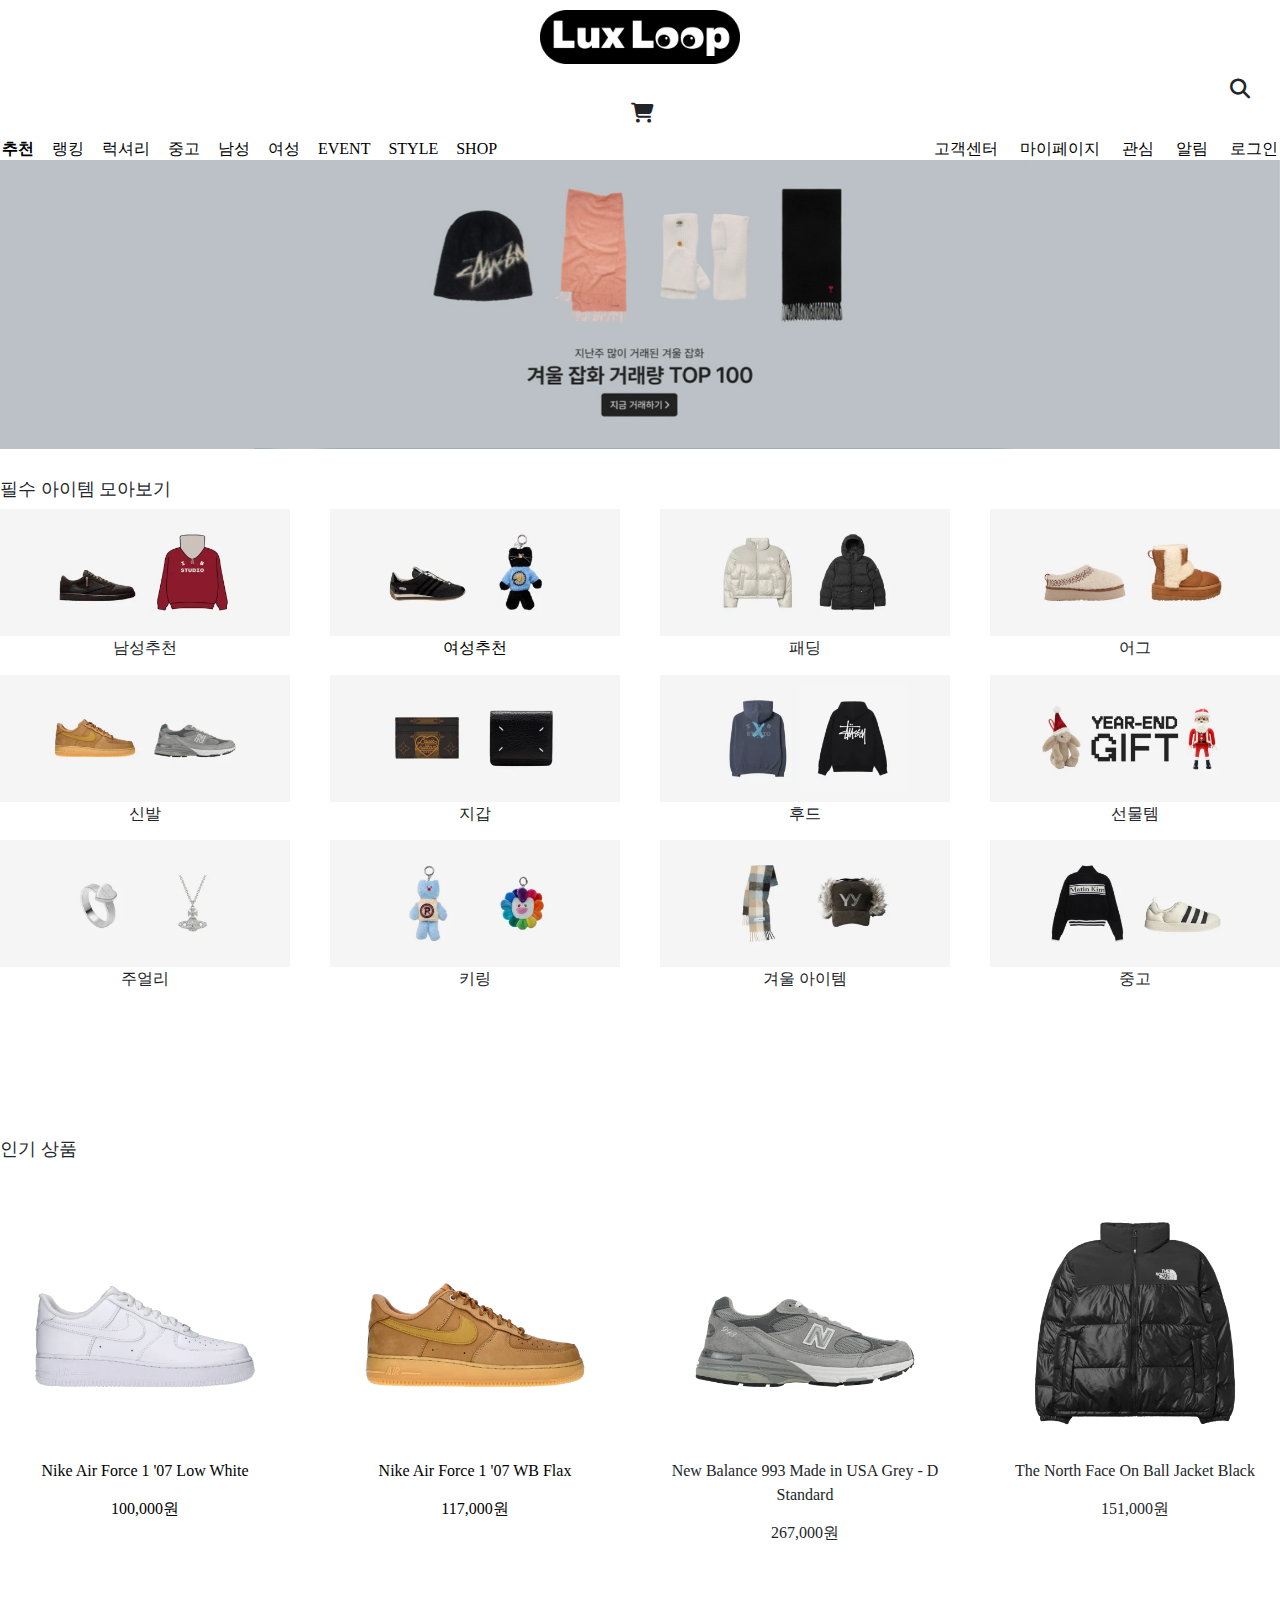
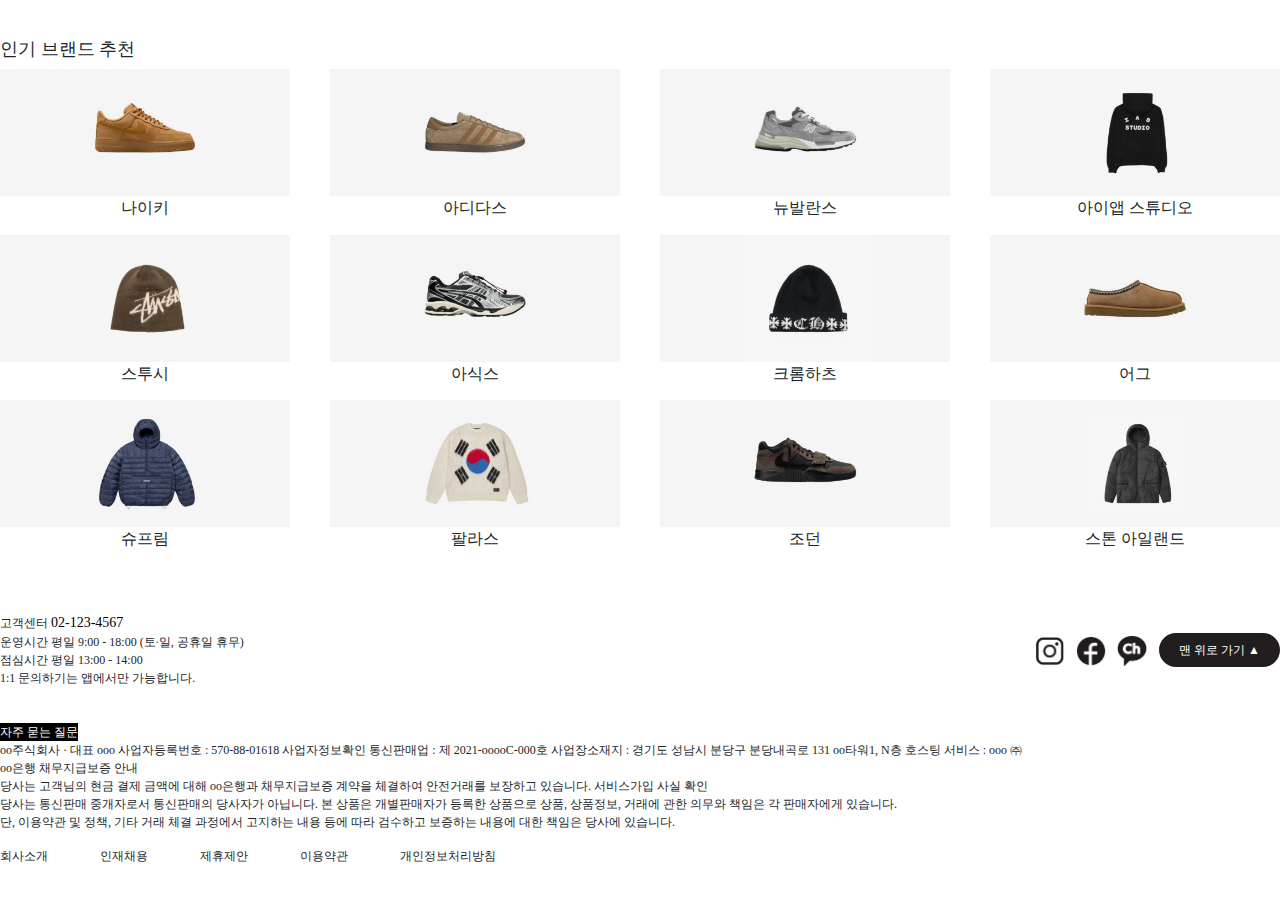
<file: index.html>
<!DOCTYPE html>
<html lang="ko-KR">

<head>
    <meta charset="UTF-8">
    <meta name="viewport" content="width=device-width, initial-scale=1.0">
    <link rel="icon" href="img3/파비콘.png">
    <link rel="stylesheet" href="home.css">
    <link rel="stylesheet" href="https://cdnjs.cloudflare.com/ajax/libs/font-awesome/6.7.1/css/all.min.css">
    <link rel="stylesheet" href="https://cdn.jsdelivr.net/npm/bootstrap@5.3.3/dist/css/bootstrap.min.css">
    <title>Lux Loop</title>
</head>

<body>
    <nav class="desktop">
        <div class="container-box">
            <div class="logo">
                <a href="index.html"><img src="img3/로고.png" alt="로고"></a>
            </div>
            <span>
                <i class="fa-solid fa-magnifying-glass"></i>
                <i class="fa-solid fa-cart-shopping"></i>
            </span>

            <div class="menu-box">
                <div class="menu1">
                    <ul>
                        <li><a href="index.html"><b>추천</b></a></li>
                        <li><a href="#">랭킹</a></li>
                        <li><a href="#">럭셔리</a></li>
                        <li><a href="#">중고</a></li>
                        <li><a href="#">남성</a></li>
                        <li><a href="women.html">여성</a></li>
                        <li><a href="#">EVENT</a></li>
                        <li><a href="#">STYLE</a></li>
                        <li><a href="#">SHOP</a></li>
                    </ul>
                </div>
                <div class="menu2">
                    <ul>
                        <li><a href="#">고객센터</a></li>
                        <li><a href="#">마이페이지</a></li>
                        <li><a href="#">관심</a></li>
                        <li><a href="#">알림</a></li>
                        <li><a href="#">로그인</a></li>
                    </ul>
                </div>
            </div>
        </div>
    </nav>

    <nav class="mobile">
        <div class="container-box">
            <div class="logoicons">
                <span class="logo">
                    <img src="img3/로고.png" alt="로고">
                </span>
                <span>
                    <i class="fa-solid fa-magnifying-glass"></i>
                    <i class="fa-solid fa-cart-shopping"></i>
                </span>
            </div>

            <div class="menu1">
                <ul>
                    <li><a href="index.html"><b>추천</b></a></li>
                    <li><a href="#">랭킹</a></li>
                    <li><a href="#">럭셔리</a></li>
                    <li><a href="#">중고</a></li>
                    <li><a href="#">남성</a></li>
                    <li><a href="women.html">여성</a></li>
                    <li><a href="#">EVENT</a></li>
                    <li><a href="#">STYLE</a></li>
                    <li><a href="#">SHOP</a></li>
                    <li><a href="#">마이페이지</a></li>
                    <li><a href="#">로그인</a></li>
                </ul>
            </div>
        </div>
    </nav>

    <header>
        <div class="gradient">

        </div>
        <div class="carousel">
            <div id="carouselExampleSlidesOnly" class="carousel slide" data-bs-ride="carousel">
                <div class="carousel-inner">
                    <div class="carousel-item active">
                        <img src="header_img/header1.jpg" class="d-block" alt="헤더 이미지1">
                    </div>
                    <div class="carousel-item">
                        <img src="header_img/header2.jpg" class="d-block" alt="헤더 이미지2">
                    </div>
                    <div class="carousel-item">
                        <img src="header_img/header3.jpg" class="d-block" alt="헤더 이미지3">
                    </div>
                </div>
            </div>
        </div>
    </header>


    <section class="section1">
        <div class="section1-box">
            <h4>필수 아이템 모아보기</h4>
            <div class="grid-container">
                <div class="grid-items a1">
                    <img src="img/a_71a97f7899fd40be9a9c635da45d8a1c.webp" alt="남성추천 이미지">
                    남성추천
                </div>
                <div class="grid-items a2">
                    <a href="women.html"><img src="img/a_cb1dc3fbc5764191b46217b205fd2086.webp" alt="여성추천 이미지">
                    여성추천</a>
                </div>
                <div class="grid-items a3">
                    <img src="img/a_861a938d790f4e459a2dc59590abcde1.webp" alt="패딩 이미지">
                    패딩
                </div>
                <div class="grid-items a4">
                    <img src="img/a_ad6304db36994a058e0394023a96eaa2.webp" alt="어그 이미지">
                    어그
                </div>
                <div class="grid-items a5">
                    <img src="img/a_d12ee4646ffb4443ba36a2c4ffe55865.webp" alt="신발 이미지">
                    신발
                </div>
                <div class="grid-items a6">
                    <img src="img/a_63e80c1bc5384ff8acfcba75fd53dbf8.webp" alt="지갑 이미지">
                    지갑
                </div>
                <div class="grid-items a7">
                    <img src="img/a_582d0e64c9ef4374963bbc05b7516f41.webp" alt="후드 이미지">
                    후드
                </div>
                <div class="grid-items a8">
                    <img src="img/a_6c24908c5e054cef93b20c80cf0b0882.webp" alt="선물템 이미지">
                    선물템
                </div>
                <div class="grid-items a9">
                    <img src="img/a_6adcc85a9a274246aa6e97fa8dbfc887.webp" alt="주얼리 이미지">
                    주얼리
                </div>
                <div class="grid-items a10">
                    <img src="img/a_865594704ef74908aaba6e59ac654361.webp" alt="키링 이미지">
                    키링
                </div>
                <div class="grid-items a11">
                    <img src="img/a_66729c393fff448c86602ce34ceb84dd.webp" alt="겨울 아이템 이미지">
                    겨울 아이템
                </div>
                <div class="grid-items a12">
                    <img src="img/a_5a79494571d94bae82d8efcfe2949d1e.webp" alt="중고 이미지">
                    중고
                </div>
            </div>
        </div>

    </section>

    <section class="section2">
        <div class="section2-box">
            <h4>인기 상품</h4>
            <div class="grid-container">
                <div class="grid-items c1">
                    <a href="Air Force 1 '07 Low White.html">
                    <img src="img4/a_56586590956f4404862cbdaeff6a5e63.webp" alt="Nike Air Force 1 '07 Low White 이미지">
                    <p>Nike Air Force 1 '07 Low White</p>
                    <h6>100,000원</h6>
                    </a>
                </div>
                <div class="grid-items c2">
                    <a href="WBFlax.html">
                    <img src="img4/a_7bd52b94ebf748f9ad7bcc633613ef7b.webp" alt="Nike Air Force 1 '07 WB Flax 이미지">
                    <p>Nike Air Force 1 '07 WB Flax</p>
                    <h6>117,000원</h6>
                    </a>
                </div>
                <div class="grid-items c3">
                    <img src="img4/a_bac5a56bce48443482ebd44a8280a5be.webp" alt="New Balance 993 Made in USA Grey - D Standard 이미지">
                    <p>New Balance 993 Made in USA Grey - D Standard</p>
                    <h6>267,000원</h6>
                </div>
                <div class="grid-items c4">
                    <img src="img4/a_ddc53c1a7fe243bd93d776637907fc73.webp" alt="The North Face On Ball Jacket Black 이미지">
                    <p>The North Face On Ball Jacket Black</p>
                    <h6>151,000원</h6>
                </div>
            </div>
        </div>
    </section>

    <section class="section3">
        <div class="section3-box">
            <h4>인기 브랜드 추천</h4>
            <div class="grid-container">
                <div class="grid-items a1">
                    <img src="img2/a_8188aa8ccbca470794510527d3f67b9a.webp" alt="나이키 ">
                    나이키
                </div>
                <div class="grid-items a2">
                    <img src="img2/a_91725b7fe65a4176be0d602b4769db12.webp" alt="아디다스">
                    아디다스
                </div>
                <div class="grid-items a3">
                    <img src="img2/a_1ea6195e31384f32b01b7edf19363f4f.webp" alt="뉴발란스">
                    뉴발란스
                </div>
                <div class="grid-items a4">
                    <img src="img2/a_aaa84267a4ed4e55901586c857438cbb.webp" alt="아이앱 스튜디오">
                    아이앱 스튜디오
                </div>
                <div class="grid-items a5">
                    <img src="img2/a_1b5c9adc8bd24a8dacd0d590debff673.webp" alt="스투시">
                    스투시
                </div>
                <div class="grid-items a6">
                    <img src="img2/a_efb5e3e572684f76ba6644683e7a6e27.webp" alt="아식스">
                    아식스
                </div>
                <div class="grid-items a7">
                    <img src="img2/a_e79653eed4c244568727f7c772d7e5bb.webp" alt="크롬하츠">
                    크롬하츠
                </div>
                <div class="grid-items a8">
                    <img src="img2/a_e751b80e76c44fcf9e7946181860f539.webp" alt="어그">
                    어그
                </div>
                <div class="grid-items a9">
                    <img src="img2/a_46e9563a970b433e8e79c22555b6cf27.webp" alt="슈프림">
                    슈프림
                </div>
                <div class="grid-items a10">
                    <img src="img2/a_1b3f6f18a92e4739b3d7a261caf8338c.webp" alt="팔라스">
                    팔라스
                </div>
                <div class="grid-items a11">
                    <img src="img2/a_18d202b6a28f44f098da411f63651ceb.webp" alt="조던">
                    조던
                </div>
                <div class="grid-items a12">
                    <img src="img2/a_d7ebc3e3b4fb44f988ccad1a9a4cbb1d.webp" alt="스톤 아일랜드">
                    스톤 아일랜드
                </div>
            </div>
        </div>
    </section>

    <footer>
        <div class="footer-box">
            <div class="footer-img">
                <img src="img3/Untitled-1.png" alt="인스타그램 로고">
                <img src="img3/Untitled-2.png" alt="페이스북 로고">
                <img src="img3/Untitled-3.png" alt="카카오톡 채널 상담 로고">
                <a href="#" class="top-button">맨 위로 가기 ▲</a>
            </div>


            <div class="cs">
                <p>
                    고객센터 <a href="tel:02-123-4567">02-123-4567</a><br>
                    운영시간 평일 9:00 - 18:00 (토∙일, 공휴일 휴무)<br>
                    점심시간 평일 13:00 - 14:00<br>
                    1:1 문의하기는 앱에서만 가능합니다.
                </p>
                <button type="button">자주 묻는 질문</button>
                <p>
                    oo주식회사 · 대표 ooo 사업자등록번호 : 570-88-01618 사업자정보확인 통신판매업 : 제 2021-ooooC-000호
                    사업장소재지 : 경기도 성남시 분당구 분당내곡로 131 oo타워1, N층 호스팅 서비스 : ooo ㈜<br>
                    oo은행 채무지급보증 안내<br>
                    당사는 고객님의 현금 결제 금액에 대해 oo은행과 채무지급보증 계약을 체결하여 안전거래를 보장하고 있습니다. 서비스가입 사실 확인<br>
                    당사는 통신판매 중개자로서 통신판매의 당사자가 아닙니다. 본 상품은 개별판매자가 등록한 상품으로 상품, 상품정보, 거래에 관한 의무와 책임은 각 판매자에게 있습니다.<br>
                    단, 이용약관 및 정책, 기타 거래 체결 과정에서 고지하는 내용 등에 따라 검수하고 보증하는 내용에 대한 책임은 당사에 있습니다.
                </p>
                <div class="inf">
                <p>회사소개</p>
                <p>인재채용</p>
                <p>제휴제안</p>
                <p>이용약관</p>
                <p>개인정보처리방침</p>
                </div>
            </div>
        </div>
    </footer>

    <script src="https://cdn.jsdelivr.net/npm/bootstrap@5.3.3/dist/js/bootstrap.bundle.min.js"></script>
</body>

</html>
</file>
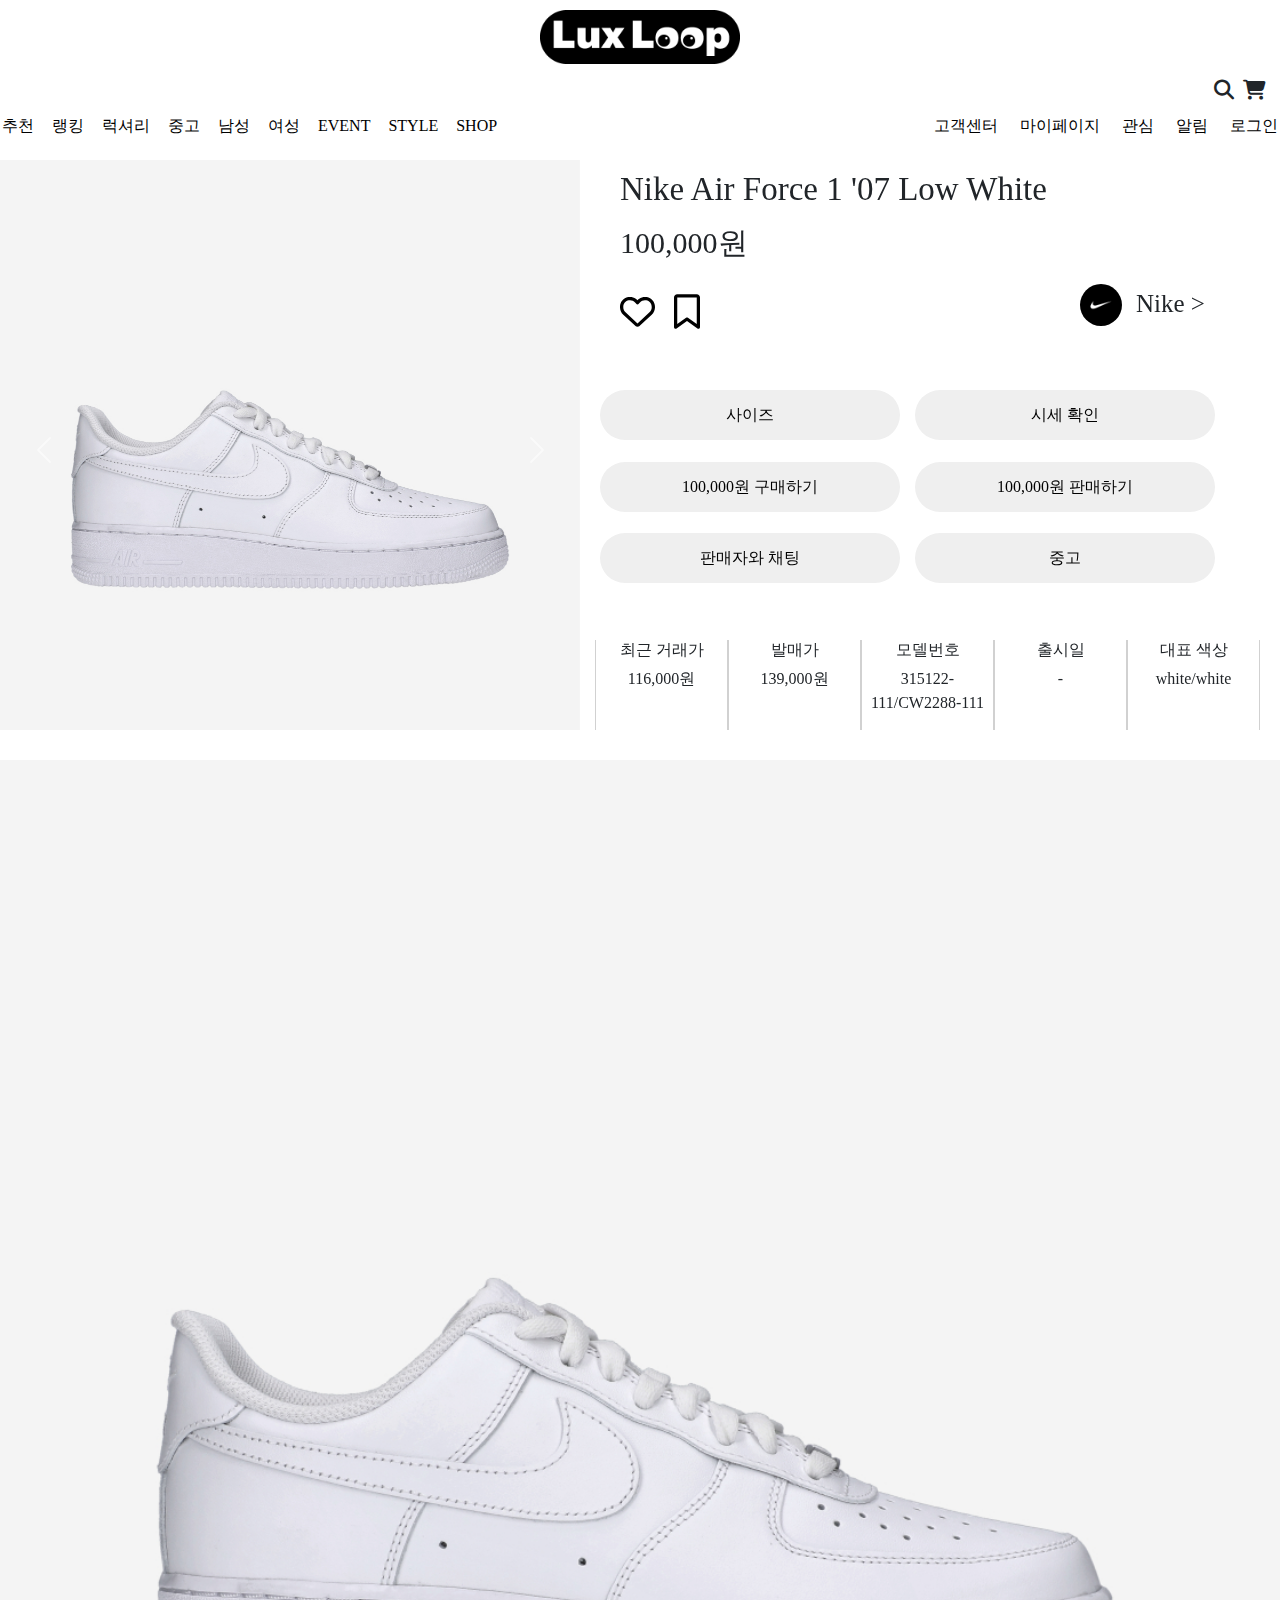
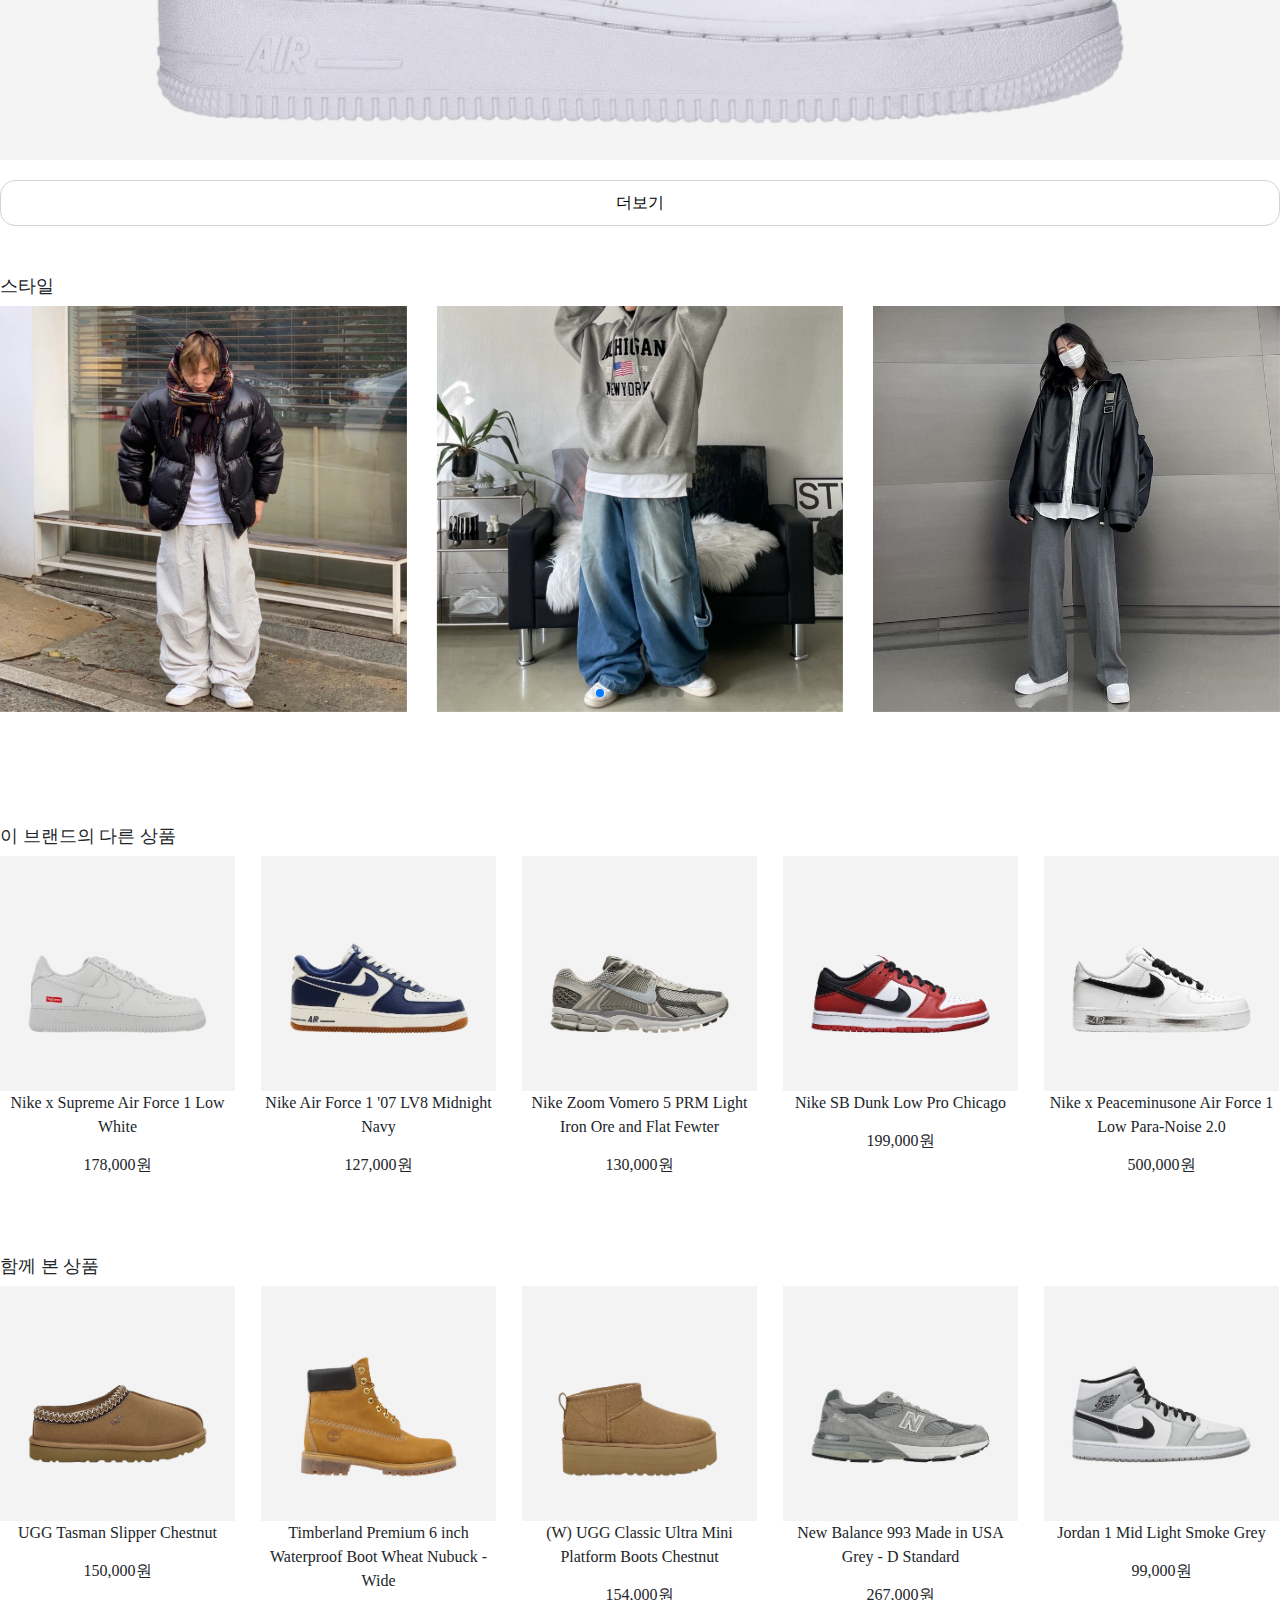
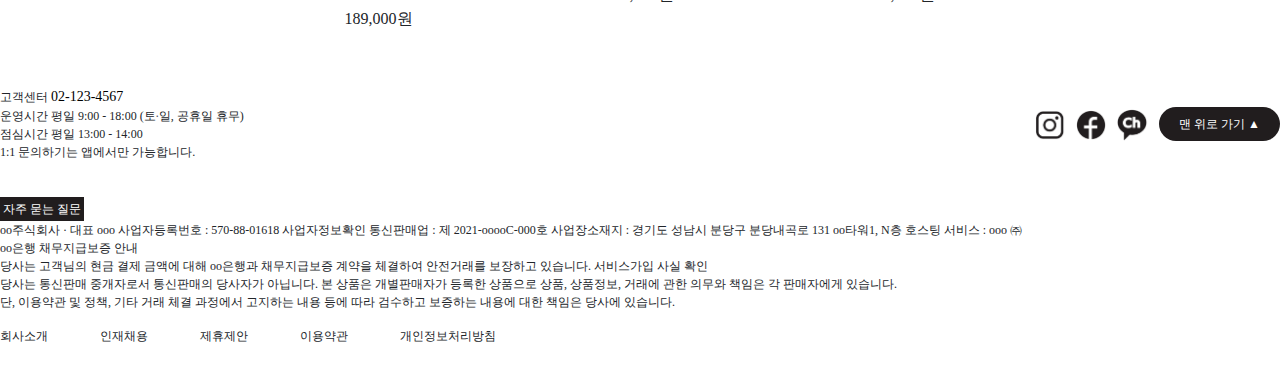
<file: Air Force 1 '07 Low White.html>
<!DOCTYPE html>
<html lang="en">

<head>
    <meta charset="UTF-8">
    <meta name="viewport" content="width=device-width, initial-scale=1.0">
    <link rel="icon" href="img3/파비콘.png">
    <link rel="stylesheet" href="Air Force 1 '07 Low White.css">
    <link rel="stylesheet" href="https://cdnjs.cloudflare.com/ajax/libs/font-awesome/6.7.1/css/all.min.css">
    <link rel="stylesheet" href="https://cdn.jsdelivr.net/npm/bootstrap@5.3.3/dist/css/bootstrap.min.css">
    <meta name="viewport" content="width=device-width, initial-scale=1, minimum-scale=1, maximum-scale=1" />
    <link rel="stylesheet" href="https://cdn.jsdelivr.net/npm/swiper@11/swiper-bundle.min.css" />
    <title>Lux Loop</title>
</head>

<body>
    <nav class="desktop">
        <div class="container-box">
            <div class="logo">
                <a href="index.html">
                <img src="img3/로고.png" alt="로고">
                </a>
            </div>
            <span>
                <i class="fa-solid fa-magnifying-glass"></i>
                <i class="fa-solid fa-cart-shopping"></i>
            </span>

            <div class="menu-box">
                <div class="menu1">
                    <ul>
                        <li><a href="index.html">추천</a></li>
                        <li><a href="#">랭킹</a></li>
                        <li><a href="#">럭셔리</a></li>
                        <li><a href="#">중고</a></li>
                        <li><a href="#">남성</a></li>
                        <li><a href="women.html">여성</a></li>
                        <li><a href="#">EVENT</a></li>
                        <li><a href="#">STYLE</a></li>
                        <li><a href="#">SHOP</a></li>
                    </ul>
                </div>
                <div class="menu2">
                    <ul>
                        <li><a href="#">고객센터</a></li>
                        <li><a href="#">마이페이지</a></li>
                        <li><a href="#">관심</a></li>
                        <li><a href="#">알림</a></li>
                        <li><a href="#">로그인</a></li>
                    </ul>
                </div>
            </div>
        </div>
    </nav>

    <nav class="mobile">
        <div class="container-box">
            <div class="logoicons">
                <span class="logo">
                    <a href="index.html">
                        <img src="img3/로고.png" alt="로고">
                        </a>
                </span>
                <span>
                    <i class="fa-solid fa-magnifying-glass"></i>
                    <i class="fa-solid fa-cart-shopping"></i>
                </span>
            </div>

            <div class="menu1">
                <ul>
                    <li><a href="index.html">추천</a></li>
                    <li><a href="#">랭킹</a></li>
                    <li><a href="#">럭셔리</a></li>
                    <li><a href="#">중고</a></li>
                    <li><a href="#">남성</a></li>
                    <li><a href="women.html">여성</a></li>
                    <li><a href="#">EVENT</a></li>
                    <li><a href="#">STYLE</a></li>
                    <li><a href="#">SHOP</a></li>
                    <li><a href="#">마이페이지</a></li>
                    <li><a href="#">로그인</a></li>
                </ul>
            </div>
        </div>
    </nav>

    <header>
        <div class="header-box">
            <div class="main-img">
<!--                 <img src="img4/a_56586590956f4404862cbdaeff6a5e63.webp" alt=""> -->
                <div id="carouselExample" class="carousel slide" data-bs-ride="carousel">
                    <div class="carousel-inner">
                      <div class="carousel-item active">
                        <img src="img6/a_1337d9ae9545442abe929c32727cfe1c.jpg" class="d-block w-100" alt="상품 이미지1">
                      </div>
                      <div class="carousel-item">
                        <img src="img6/a_c60d8040f61c4296bd79bda02a3e3a7a.jpg" class="d-block w-100" alt="상품 이미지2">
                      </div>
                      <div class="carousel-item">
                        <img src="img6/a_dbb68781702a41879f3da3a7cb4e6d2b.jpg" class="d-block w-100" alt="상품 이미지3">
                      </div>
                    </div>
                    <button class="carousel-control-prev" type="button" data-bs-target="#carouselExample" data-bs-slide="prev">
                      <span class="carousel-control-prev-icon" aria-hidden="true"></span>
                      <span class="visually-hidden">Previous</span>
                    </button>
                    <button class="carousel-control-next" type="button" data-bs-target="#carouselExample" data-bs-slide="next">
                      <span class="carousel-control-next-icon" aria-hidden="true"></span>
                      <span class="visually-hidden">Next</span>
                    </button>
                  </div>
                  
            </div>

            <div class="main-text">
                <div class="text1">
                    <h2>Nike Air Force 1 '07 Low White</h2>
                    <h3>100,000원</h3>
                    <div class="icons">
                    </div>
                    <div class="toggle">
                        <input type="checkbox" id="heart">
                        <label for="heart" class="heart"></label>
                        <input type="checkbox" id="bookmark">
                        <label for="bookmark" class="bookmark"></label>
                    </div>

                        <div class="brand-logo">
                        <img src="img5/a_a5c0e4c782fe4950a7a55eb5d6627886.webp" alt="나이키 브랜드 로고">
                        <p>Nike ></p>

                        
                    </div>
                </div>
            </div>
            <div class="text2">
                <button type="button">사이즈</button>
                <button type="button">시세 확인</button>
                <button type="button">100,000원 구매하기</button>
                <button type="button">100,000원 판매하기</button>
                <button type="button">판매자와 채팅</button>
                <button type="button">중고</button>
            </div>
            <div class="text3">
                <div>
                    <h6>최근 거래가</h6>
                    <p>116,000원</p>
                </div>
                <div>
                    <h6>발매가</h6>
                    <p>139,000원</p>
                </div>
                <div>
                    <h6>모델번호</h6>
                    <p>315122-111/CW2288-111</p>
                </div>
                <div>
                    <h6>출시일</h6>
                    <p>-</p>
                </div>
                <div>
                    <h6>대표 색상</h6>
                    <p>white/white</p>
                </div>
            </div>
        </div>
    </header>
    
        <div class="gallery">
            <div class="photo"><img src="img10/a_1.jpg" alt="에어포스1 07 제품 사진 1"></div>
            <div class="photo"><img src="img10/a_2.jpg" alt="에어포스1 07 제품 사진 2"></div>
            <div class="photo"><img src="img10/a_3.jpg" alt="에어포스1 07 제품 사진 3"></div>
            <div class="photo"><img src="img10/a_4.jpg" alt="에어포스1 07 제품 사진 4"></div>
            <div class="photo"><img src="img10/a_5.jpg" alt="에어포스1 07 제품 사진 5"></div>
            <div class="photo"><img src="img10/a_6.jpg" alt="에어포스1 07 제품 사진 6"></div>
            <div class="photo"><img src="img10/a_7.jpg" alt="에어포스1 07 제품 사진 7"></div>
            <div class="photo"><img src="img10/a_8.jpg" alt="에어포스1 07 제품 사진 8"></div>
        </div>
        <button class="more-btn">더보기</button>

    <section class="section2">
        <div class="section2-box">
            <h4>스타일</h4>
<!--             <div class="grid-container1">
                <div class="grid-items a1">
                    <img src="img7/나이키코디.jpg" alt="스타일 리뷰1">
                </div>
                <div class="grid-items a2">
                    <img src="img7/에어포스2.jpg" alt="스타일 리뷰2">
                </div>
                <div class="grid-items a3">
                    <img src="img7/에어포스.jpg" alt="스타일 리뷰3">
                </div>
                <div class="grid-items a4">
                    <img src="img7/에어포스1.jpg" alt="스타일 리뷰4">
                </div>
            </div> -->
            <div class="swiper mySwiper">
                <div class="swiper-wrapper">
                    <img class="swiper-slide" src="img7/에어포스1.jpg">
                    <img class="swiper-slide" src="img7/에어포스2.jpg">
                    <img class="swiper-slide" src="img7/에어포스3.jpg">
                    <img class="swiper-slide" src="img7/에어포스4.jpg">
                    <img class="swiper-slide" src="img7/에어포스5.jpg">
                    <img class="swiper-slide" src="img7/에어포스6.jpg">
                    <img class="swiper-slide" src="img7/에어포스7.jpg">
                    <img class="swiper-slide" src="img7/에어포스8.jpg">
                </div>
                <div class="swiper-pagination"></div>
            </div>
        </div>
    </section>

    <section class="section3">
        <div class="section3-box">
            <h4>이 브랜드의 다른 상품</h4>
            <div class="grid-container2">
                <div class="grid-items b1">
                    <img src="img8/a_1379738ed20947a8a52338c76436c3b8.webp" alt="Nike x Supreme Air Force 1 Low White 이미지">
                    <p>Nike x Supreme Air Force 1 Low White</p>
                    <h6>178,000원</h6>
                </div>
                <div class="grid-items b2">
                    <img src="img8/a_9cebeb9addba4de883ee5560079ceb18.webp" alt="Nike Air Force 1 '07 LV8 Midnight Navy 이미지">
                    <p>Nike Air Force 1 '07 LV8 Midnight Navy</p>
                    <h6>127,000원</h6>
                </div>
                <div class="grid-items b3">
                    <img src="img8/a_fc357690257c4957bee5e129574497a8.webp" alt="Nike Zoom Vomero 5 PRM Light Iron Ore and Flat Fewter 이미지">
                    <p>Nike Zoom Vomero 5 PRM Light Iron Ore and Flat Fewter</p>
                    <h6>130,000원</h6>
                </div>
                <div class="grid-items b4">
                    <img src="img8/p_25283_0_49cdded7858e457cb7186560b8a44ac1.webp" alt="Nike SB Dunk Low Pro Chicago 이미지">
                    <p>Nike SB Dunk Low Pro Chicago</p>
                    <h6>199,000원</h6>
                </div>
                <div class="grid-items b5">
                    <img src="img8/p_477d8861bbbd43e8aad3ee5d76c3df76.webp" alt="Nike x Peaceminusone Air Force 1 Low Para-Noise 2.0 이미지">
                    <p>Nike x Peaceminusone Air Force 1 Low Para-Noise 2.0</p>
                    <h6>500,000원</h6>
                </div>
<!--                 <div class="swiper mySwiper">
                    <div class="swiper-wrapper">
                        <img class="swiper-slide" src="img8/a_1379738ed20947a8a52338c76436c3b8.webp">                    
                        <img class="swiper-slide" src="img8/a_1379738ed20947a8a52338c76436c3b8.webp">                    
                        <img class="swiper-slide" src="img8/a_1379738ed20947a8a52338c76436c3b8.webp">                    
                        <img class="swiper-slide" src="img8/a_1379738ed20947a8a52338c76436c3b8.webp">                    
                    </div>
                    <div class="swiper-pagination"></div>
                  </div> -->
            </div>
        </div>
    </section>

    <section class="section4">
        <div class="section4-box">
            <h4>함께 본 상품</h4>
            <div class="grid-container3">
                <div class="grid-items c1">
                    <img src="img9/a_1ceb260f97ce4d5ea48b3f543637ab7b.webp" alt="UGG Tasman Slipper Chestnut 이미지">
                    <p>UGG Tasman Slipper Chestnut</p>
                    <h6>150,000원</h6>
                </div>
                <div class="grid-items c2">
                    <img src="img9/a_3fc8e16158ad41b7a87731571feafecb.webp" alt="Timberland Premium 6 inch Waterproof Boot Wheat Nubuck - Wide 이미지">
                    <p>Timberland Premium 6 inch Waterproof Boot Wheat Nubuck - Wide</p>
                    <h6>189,000원</h6>
                </div>
                <div class="grid-items c3">
                    <img src="img9/a_65183ffa6ea64bf18ed75ed5c432a3d9.webp" alt="(W) UGG Classic Ultra Mini Platform Boots Chestnut 이미지">
                    <p>(W) UGG Classic Ultra Mini Platform Boots Chestnut</p>
                    <h6>154,000원</h6>
                </div>
                <div class="grid-items c4">
                    <img src="img9/a_bac5a56bce48443482ebd44a8280a5be.webp" alt="New Balance 993 Made in USA Grey - D Standard 이미지">
                    <p>New Balance 993 Made in USA Grey - D Standard</p>
                    <h6>267,000원</h6>
                </div>
                <div class="grid-items c5">
                    <img src="img9/p_23354_0_b7ec97887406476dad205d9fd6268b79.webp" alt="Jordan 1 Mid Light Smoke Grey 이미지">
                    <p>Jordan 1 Mid Light Smoke Grey</p>
                    <h6>99,000원</h6>
                </div>
            </div>
        </div>
    </section>

    <footer>
        <div class="footer-box">
            <div class="footer-img">
                <img src="img3/Untitled-1.png" alt="인스타그램 로고">
                <img src="img3/Untitled-2.png" alt="페이스북 로고">
                <img src="img3/Untitled-3.png" alt="카카오톡 채널 상담 로고">
                <a href="#" class="top-button">맨 위로 가기 ▲</a>
            </div>


            <div class="cs">
                <p>
                    고객센터 <a href="tel:02-123-4567">02-123-4567</a><br>
                    운영시간 평일 9:00 - 18:00 (토∙일, 공휴일 휴무)<br>
                    점심시간 평일 13:00 - 14:00<br>
                    1:1 문의하기는 앱에서만 가능합니다.
                </p>
                <button type="button">자주 묻는 질문</button>
                <p>
                    oo주식회사 · 대표 ooo 사업자등록번호 : 570-88-01618 사업자정보확인 통신판매업 : 제 2021-ooooC-000호
                    사업장소재지 : 경기도 성남시 분당구 분당내곡로 131 oo타워1, N층 호스팅 서비스 : ooo ㈜<br>
                    oo은행 채무지급보증 안내<br>
                    당사는 고객님의 현금 결제 금액에 대해 oo은행과 채무지급보증 계약을 체결하여 안전거래를 보장하고 있습니다. 서비스가입 사실 확인<br>
                    당사는 통신판매 중개자로서 통신판매의 당사자가 아닙니다. 본 상품은 개별판매자가 등록한 상품으로 상품, 상품정보, 거래에 관한 의무와 책임은 각 판매자에게 있습니다.<br>
                    단, 이용약관 및 정책, 기타 거래 체결 과정에서 고지하는 내용 등에 따라 검수하고 보증하는 내용에 대한 책임은 당사에 있습니다.
                </p>
                <div class="inf">
                <p>회사소개</p>
                <p>인재채용</p>
                <p>제휴제안</p>
                <p>이용약관</p>
                <p>개인정보처리방침</p>
                </div>
            </div>
        </div>
    </footer>

    <div class="footer2">
        <button type="button" class="buying-btn">
            100,000원 구매
        </button>
        <button type="button" class="selling-btn">
            100,000원 판매
        </button>
    </div>

    <script src="https://cdn.jsdelivr.net/npm/bootstrap@5.3.3/dist/js/bootstrap.bundle.min.js"></script>


    <script src="https://code.jquery.com/jquery-3.7.1.min.js"
        integrity="sha256-/JqT3SQfawRcv/BIHPThkBvs0OEvtFFmqPF/lYI/Cxo=" crossorigin="anonymous"></script>
        <script src="https://cdn.jsdelivr.net/npm/swiper@11/swiper-bundle.min.js"></script>
        <script>
            const gallery = document.querySelector('.gallery');
            const moreBtn = document.querySelector('.more-btn');
    
            moreBtn.addEventListener('click', () => {
                gallery.classList.toggle('open');
                if (gallery.classList.contains('open')) {
                    moreBtn.textContent = '접기';
                } else {
                    moreBtn.textContent = '더보기';
                }
            });

            var swiper = new Swiper(".mySwiper", {
      slidesPerView: 3,
      spaceBetween: 30,
      freeMode: true,
      pagination: {
        el: ".swiper-pagination",
        clickable: true,
      },
    });
        </script>
</body>

</html>
</file>
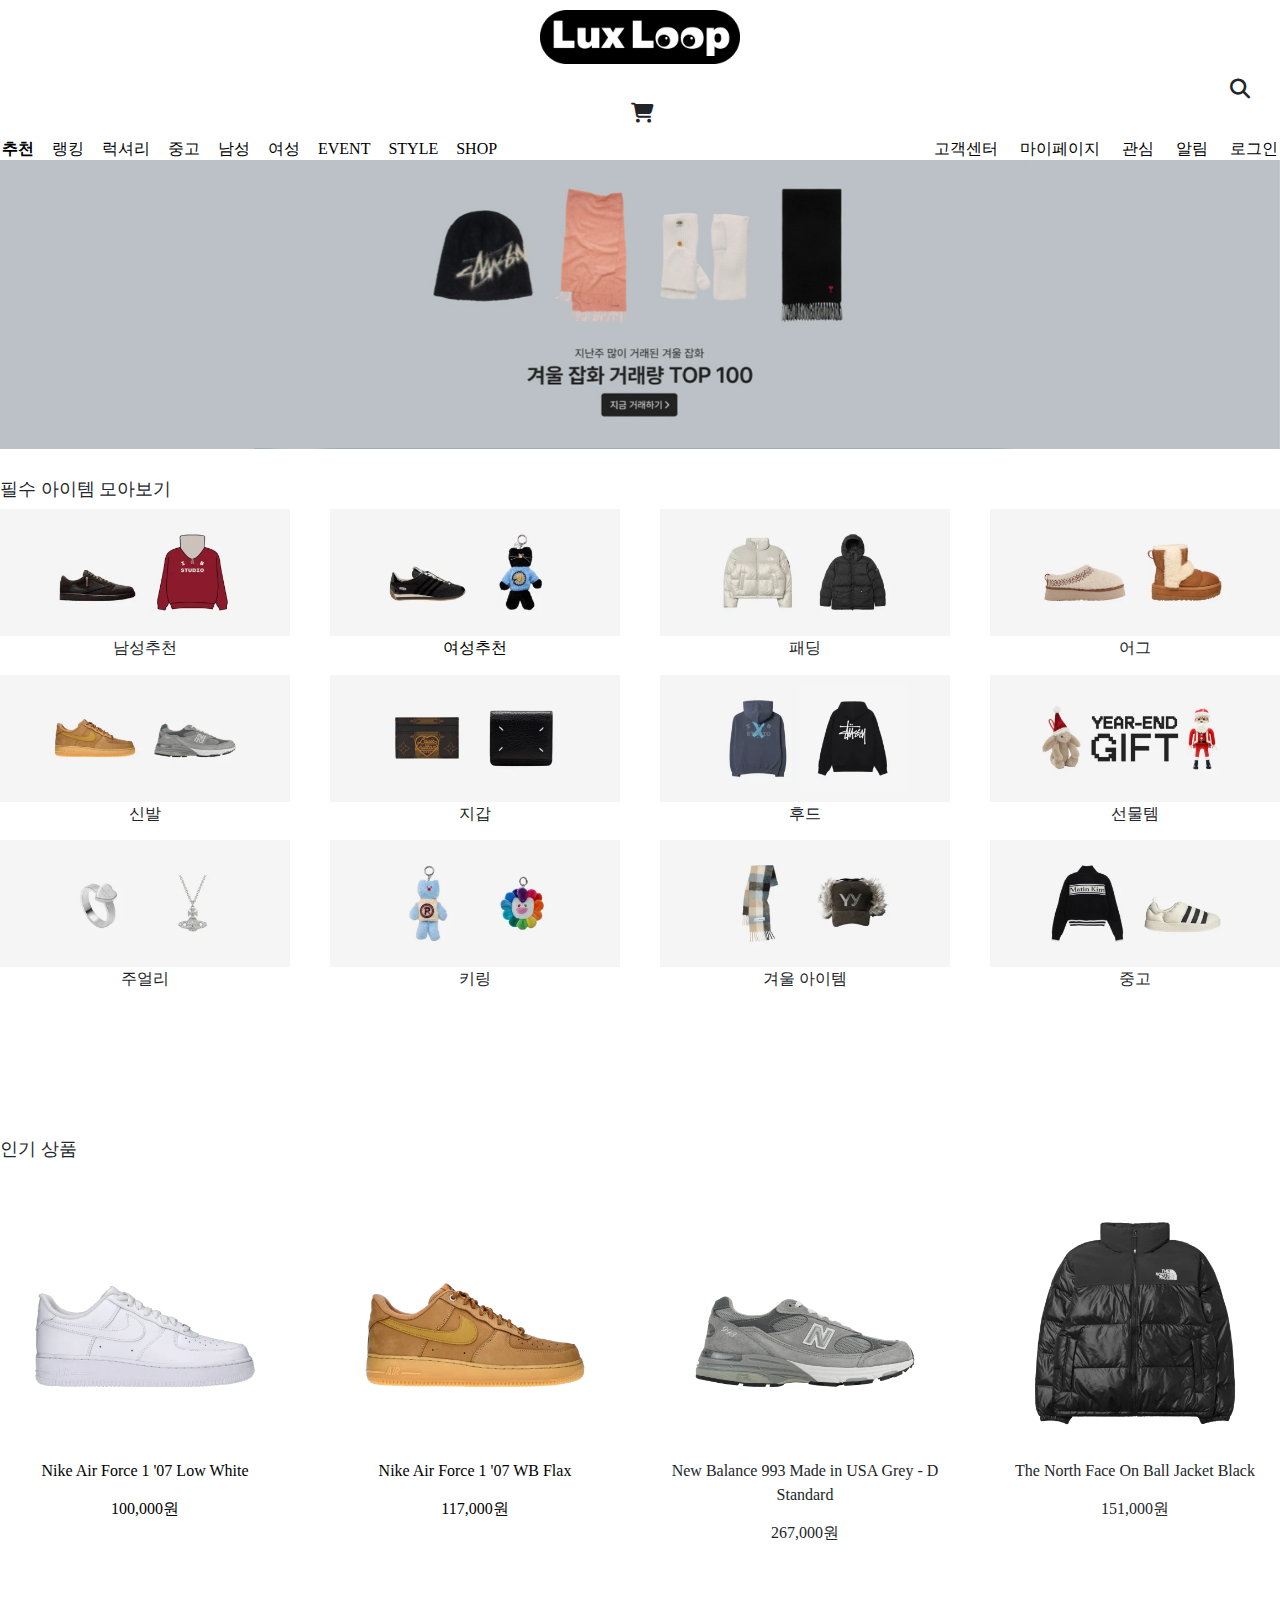
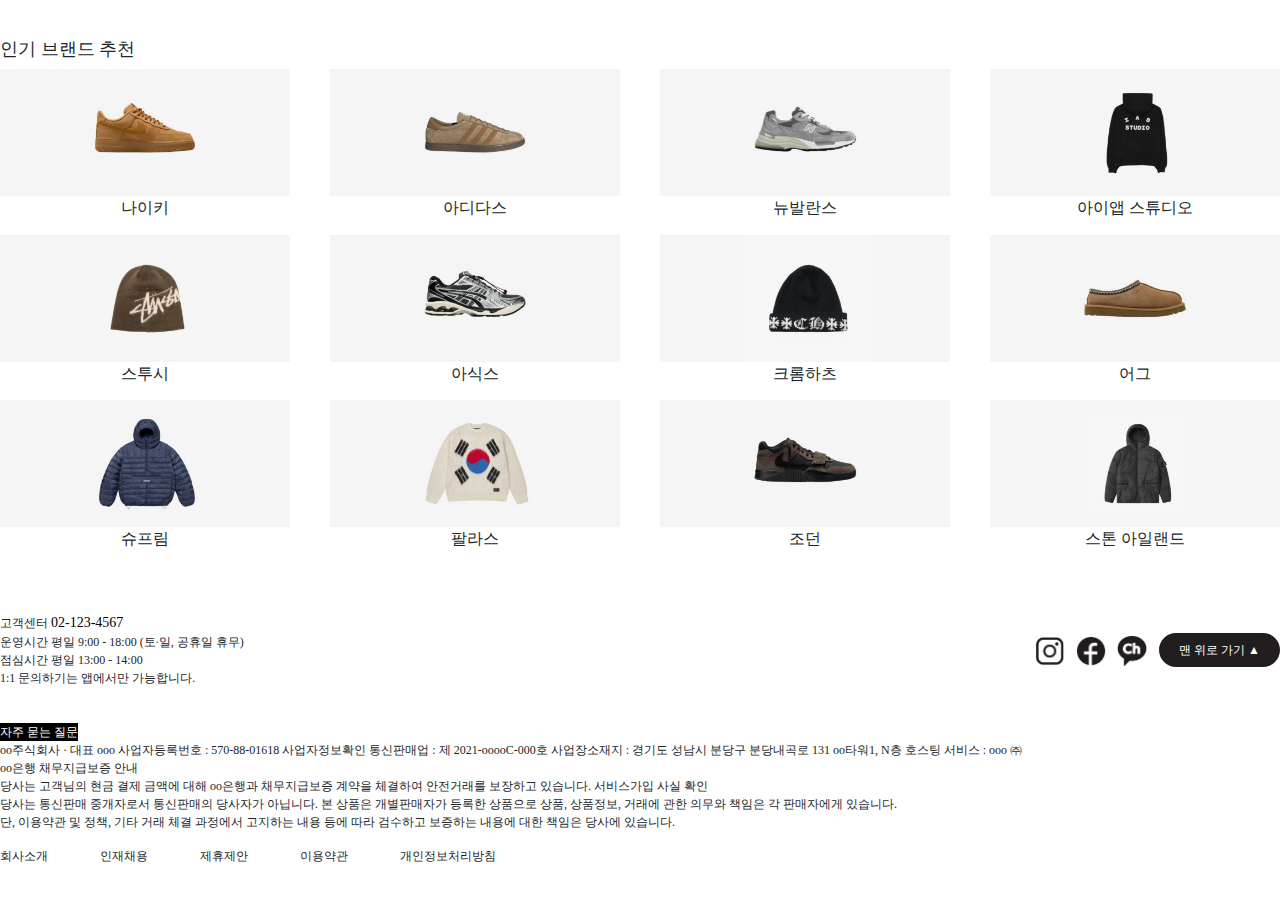
<file: home.html>
<!DOCTYPE html>
<html lang="ko-KR">

<head>
    <meta charset="UTF-8">
    <meta name="viewport" content="width=device-width, initial-scale=1.0">
    <link rel="icon" href="img3/파비콘.png">
    <link rel="stylesheet" href="home.css">
    <link rel="stylesheet" href="https://cdnjs.cloudflare.com/ajax/libs/font-awesome/6.7.1/css/all.min.css">
    <link rel="stylesheet" href="https://cdn.jsdelivr.net/npm/bootstrap@5.3.3/dist/css/bootstrap.min.css">
    <title>Lux Loop</title>
</head>

<body>
    <nav class="desktop">
        <div class="container-box">
            <div class="logo">
                <img src="img3/로고.png" alt="로고">
            </div>
            <span>
                <i class="fa-solid fa-magnifying-glass"></i>
                <i class="fa-solid fa-cart-shopping"></i>
            </span>

            <div class="menu-box">
                <div class="menu1">
                    <ul>
                        <li><a href="메인페이지.html"><b>추천</b></a></li>
                        <li><a href="#">랭킹</a></li>
                        <li><a href="#">럭셔리</a></li>
                        <li><a href="#">중고</a></li>
                        <li><a href="#">남성</a></li>
                        <li><a href="women.html">여성</a></li>
                        <li><a href="#">EVENT</a></li>
                        <li><a href="#">STYLE</a></li>
                        <li><a href="#">SHOP</a></li>
                    </ul>
                </div>
                <div class="menu2">
                    <ul>
                        <li><a href="#">고객센터</a></li>
                        <li><a href="#">마이페이지</a></li>
                        <li><a href="#">관심</a></li>
                        <li><a href="#">알림</a></li>
                        <li><a href="#">로그인</a></li>
                    </ul>
                </div>
            </div>
        </div>
    </nav>

    <nav class="mobile">
        <div class="container-box">
            <div class="logoicons">
                <span class="logo">
                    <img src="img3/로고.png" alt="로고">
                </span>
                <span>
                    <i class="fa-solid fa-magnifying-glass"></i>
                    <i class="fa-solid fa-cart-shopping"></i>
                </span>
            </div>

            <div class="menu1">
                <ul>
                    <li><a href="메인페이지.html"><b>추천</b></a></li>
                    <li><a href="#">랭킹</a></li>
                    <li><a href="#">럭셔리</a></li>
                    <li><a href="#">중고</a></li>
                    <li><a href="#">남성</a></li>
                    <li><a href="women.html">여성</a></li>
                    <li><a href="#">EVENT</a></li>
                    <li><a href="#">STYLE</a></li>
                    <li><a href="#">SHOP</a></li>
                    <li><a href="#">마이페이지</a></li>
                    <li><a href="#">로그인</a></li>
                </ul>
            </div>
        </div>
    </nav>

    <header>
        <div class="gradient">

        </div>
        <div class="carousel">
            <div id="carouselExampleSlidesOnly" class="carousel slide" data-bs-ride="carousel">
                <div class="carousel-inner">
                    <div class="carousel-item active">
                        <img src="header_img/header1.jpg" class="d-block" alt="헤더 이미지1">
                    </div>
                    <div class="carousel-item">
                        <img src="header_img/header2.jpg" class="d-block" alt="헤더 이미지2">
                    </div>
                    <div class="carousel-item">
                        <img src="header_img/header3.jpg" class="d-block" alt="헤더 이미지3">
                    </div>
                </div>
            </div>
        </div>
    </header>


    <section class="section1">
        <div class="section1-box">
            <h4>필수 아이템 모아보기</h4>
            <div class="grid-container">
                <div class="grid-items a1">
                    <img src="img/a_71a97f7899fd40be9a9c635da45d8a1c.webp" alt="남성추천 이미지">
                    남성추천
                </div>
                <div class="grid-items a2">
                    <a href="women.html"><img src="img/a_cb1dc3fbc5764191b46217b205fd2086.webp" alt="여성추천 이미지">
                    여성추천</a>
                </div>
                <div class="grid-items a3">
                    <img src="img/a_861a938d790f4e459a2dc59590abcde1.webp" alt="패딩 이미지">
                    패딩
                </div>
                <div class="grid-items a4">
                    <img src="img/a_ad6304db36994a058e0394023a96eaa2.webp" alt="어그 이미지">
                    어그
                </div>
                <div class="grid-items a5">
                    <img src="img/a_d12ee4646ffb4443ba36a2c4ffe55865.webp" alt="신발 이미지">
                    신발
                </div>
                <div class="grid-items a6">
                    <img src="img/a_63e80c1bc5384ff8acfcba75fd53dbf8.webp" alt="지갑 이미지">
                    지갑
                </div>
                <div class="grid-items a7">
                    <img src="img/a_582d0e64c9ef4374963bbc05b7516f41.webp" alt="후드 이미지">
                    후드
                </div>
                <div class="grid-items a8">
                    <img src="img/a_6c24908c5e054cef93b20c80cf0b0882.webp" alt="선물템 이미지">
                    선물템
                </div>
                <div class="grid-items a9">
                    <img src="img/a_6adcc85a9a274246aa6e97fa8dbfc887.webp" alt="주얼리 이미지">
                    주얼리
                </div>
                <div class="grid-items a10">
                    <img src="img/a_865594704ef74908aaba6e59ac654361.webp" alt="키링 이미지">
                    키링
                </div>
                <div class="grid-items a11">
                    <img src="img/a_66729c393fff448c86602ce34ceb84dd.webp" alt="겨울 아이템 이미지">
                    겨울 아이템
                </div>
                <div class="grid-items a12">
                    <img src="img/a_5a79494571d94bae82d8efcfe2949d1e.webp" alt="중고 이미지">
                    중고
                </div>
            </div>
        </div>

    </section>

    <section class="section2">
        <div class="section2-box">
            <h4>인기 상품</h4>
            <div class="grid-container">
                <div class="grid-items c1">
                    <a href="주요기능페이지.html">
                    <img src="img4/a_56586590956f4404862cbdaeff6a5e63.webp" alt="Nike Air Force 1 '07 Low White 이미지">
                    <p>Nike Air Force 1 '07 Low White</p>
                    <h6>100,000원</h6>
                    </a>
                </div>
                <div class="grid-items c2">
                    <a href="WBFlax.html">
                    <img src="img4/a_7bd52b94ebf748f9ad7bcc633613ef7b.webp" alt="Nike Air Force 1 '07 WB Flax 이미지">
                    <p>Nike Air Force 1 '07 WB Flax</p>
                    <h6>117,000원</h6>
                    </a>
                </div>
                <div class="grid-items c3">
                    <img src="img4/a_bac5a56bce48443482ebd44a8280a5be.webp" alt="New Balance 993 Made in USA Grey - D Standard 이미지">
                    <p>New Balance 993 Made in USA Grey - D Standard</p>
                    <h6>267,000원</h6>
                </div>
                <div class="grid-items c4">
                    <img src="img4/a_ddc53c1a7fe243bd93d776637907fc73.webp" alt="The North Face On Ball Jacket Black 이미지">
                    <p>The North Face On Ball Jacket Black</p>
                    <h6>151,000원</h6>
                </div>
            </div>
        </div>
    </section>

    <section class="section3">
        <div class="section3-box">
            <h4>인기 브랜드 추천</h4>
            <div class="grid-container">
                <div class="grid-items a1">
                    <img src="img2/a_8188aa8ccbca470794510527d3f67b9a.webp" alt="나이키 ">
                    나이키
                </div>
                <div class="grid-items a2">
                    <img src="img2/a_91725b7fe65a4176be0d602b4769db12.webp" alt="아디다스">
                    아디다스
                </div>
                <div class="grid-items a3">
                    <img src="img2/a_1ea6195e31384f32b01b7edf19363f4f.webp" alt="뉴발란스">
                    뉴발란스
                </div>
                <div class="grid-items a4">
                    <img src="img2/a_aaa84267a4ed4e55901586c857438cbb.webp" alt="아이앱 스튜디오">
                    아이앱 스튜디오
                </div>
                <div class="grid-items a5">
                    <img src="img2/a_1b5c9adc8bd24a8dacd0d590debff673.webp" alt="스투시">
                    스투시
                </div>
                <div class="grid-items a6">
                    <img src="img2/a_efb5e3e572684f76ba6644683e7a6e27.webp" alt="아식스">
                    아식스
                </div>
                <div class="grid-items a7">
                    <img src="img2/a_e79653eed4c244568727f7c772d7e5bb.webp" alt="크롬하츠">
                    크롬하츠
                </div>
                <div class="grid-items a8">
                    <img src="img2/a_e751b80e76c44fcf9e7946181860f539.webp" alt="어그">
                    어그
                </div>
                <div class="grid-items a9">
                    <img src="img2/a_46e9563a970b433e8e79c22555b6cf27.webp" alt="슈프림">
                    슈프림
                </div>
                <div class="grid-items a10">
                    <img src="img2/a_1b3f6f18a92e4739b3d7a261caf8338c.webp" alt="팔라스">
                    팔라스
                </div>
                <div class="grid-items a11">
                    <img src="img2/a_18d202b6a28f44f098da411f63651ceb.webp" alt="조던">
                    조던
                </div>
                <div class="grid-items a12">
                    <img src="img2/a_d7ebc3e3b4fb44f988ccad1a9a4cbb1d.webp" alt="스톤 아일랜드">
                    스톤 아일랜드
                </div>
            </div>
        </div>
    </section>

    <footer>
        <div class="footer-box">
            <div class="footer-img">
                <img src="img3/Untitled-1.png" alt="인스타그램 로고">
                <img src="img3/Untitled-2.png" alt="페이스북 로고">
                <img src="img3/Untitled-3.png" alt="카카오톡 채널 상담 로고">
                <a href="#" class="top-button">맨 위로 가기 ▲</a>
            </div>


            <div class="cs">
                <p>
                    고객센터 <a href="tel:02-123-4567">02-123-4567</a><br>
                    운영시간 평일 9:00 - 18:00 (토∙일, 공휴일 휴무)<br>
                    점심시간 평일 13:00 - 14:00<br>
                    1:1 문의하기는 앱에서만 가능합니다.
                </p>
                <button type="button">자주 묻는 질문</button>
                <p>
                    oo주식회사 · 대표 ooo 사업자등록번호 : 570-88-01618 사업자정보확인 통신판매업 : 제 2021-ooooC-000호
                    사업장소재지 : 경기도 성남시 분당구 분당내곡로 131 oo타워1, N층 호스팅 서비스 : ooo ㈜<br>
                    oo은행 채무지급보증 안내<br>
                    당사는 고객님의 현금 결제 금액에 대해 oo은행과 채무지급보증 계약을 체결하여 안전거래를 보장하고 있습니다. 서비스가입 사실 확인<br>
                    당사는 통신판매 중개자로서 통신판매의 당사자가 아닙니다. 본 상품은 개별판매자가 등록한 상품으로 상품, 상품정보, 거래에 관한 의무와 책임은 각 판매자에게 있습니다.<br>
                    단, 이용약관 및 정책, 기타 거래 체결 과정에서 고지하는 내용 등에 따라 검수하고 보증하는 내용에 대한 책임은 당사에 있습니다.
                </p>
                <div class="inf">
                <p>회사소개</p>
                <p>인재채용</p>
                <p>제휴제안</p>
                <p>이용약관</p>
                <p>개인정보처리방침</p>
                </div>
            </div>
        </div>
    </footer>

    <script src="https://cdn.jsdelivr.net/npm/bootstrap@5.3.3/dist/js/bootstrap.bundle.min.js"></script>
</body>

</html>
</file>
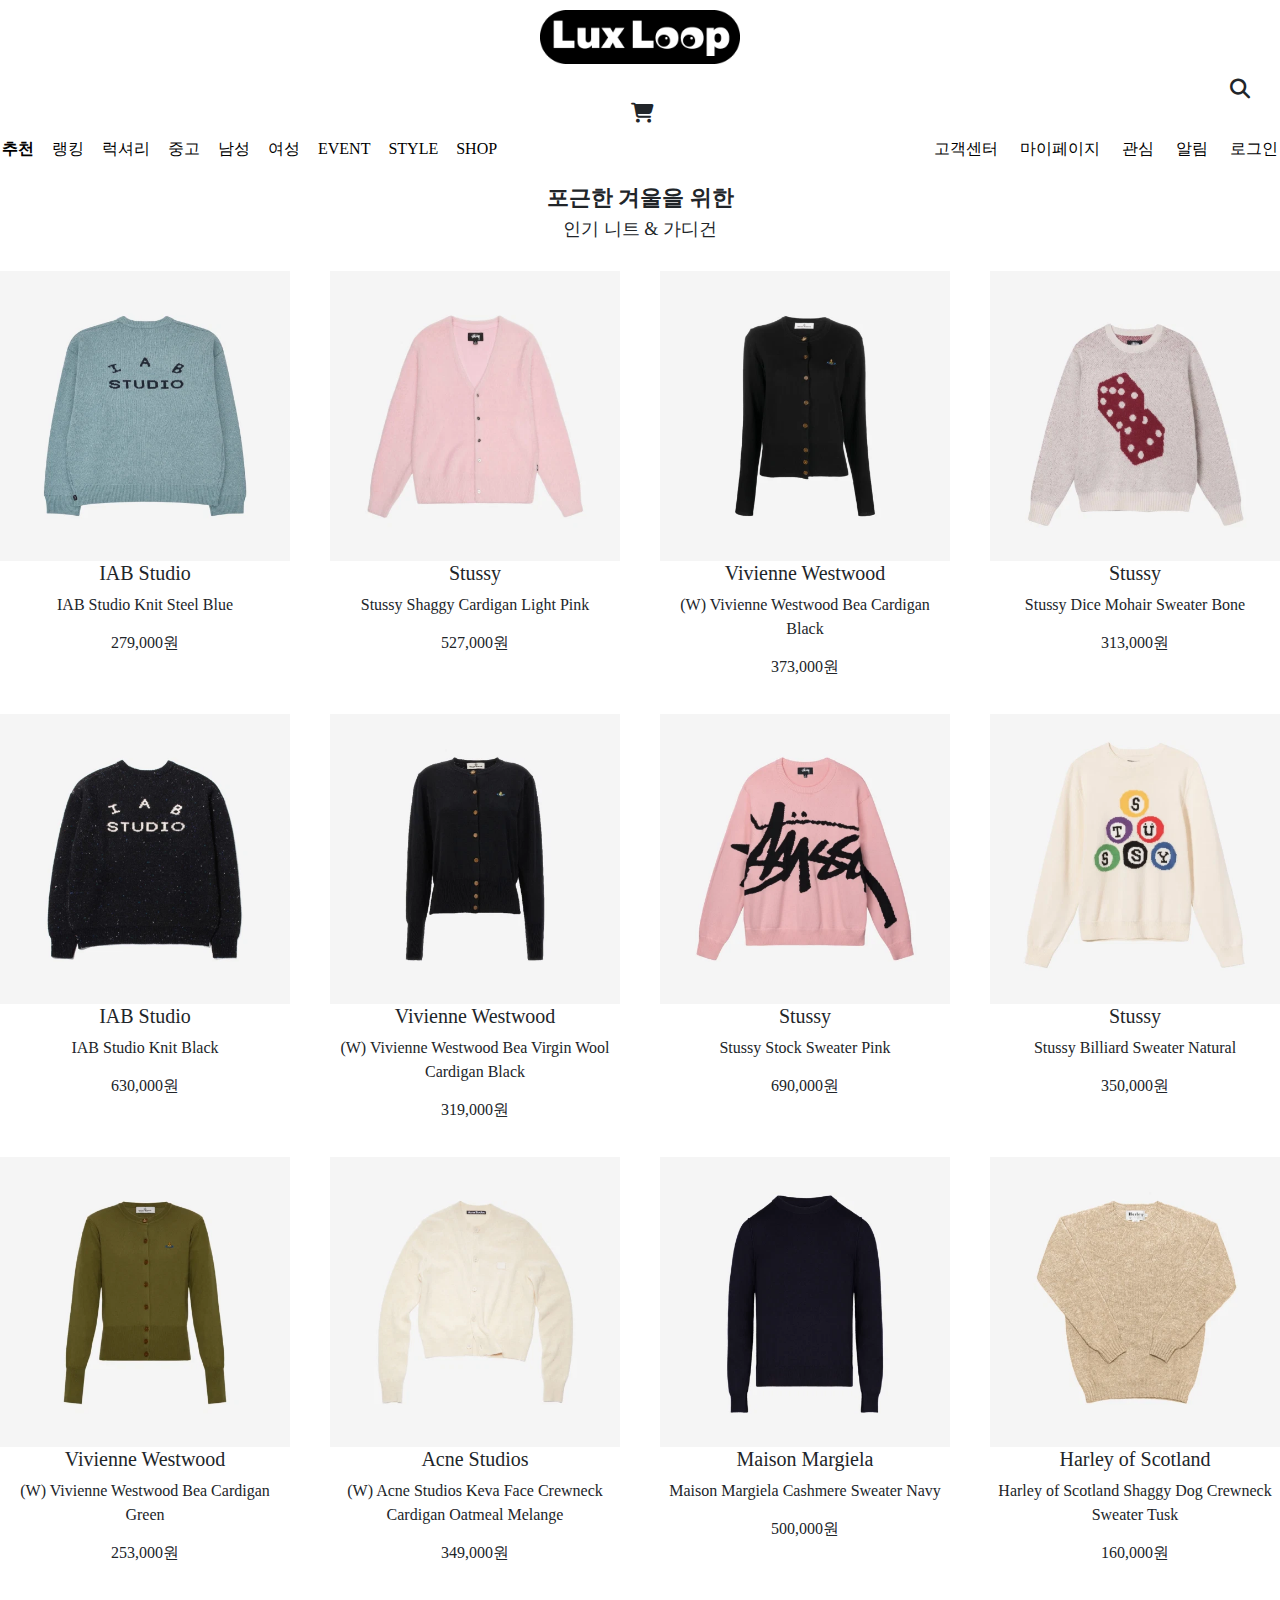
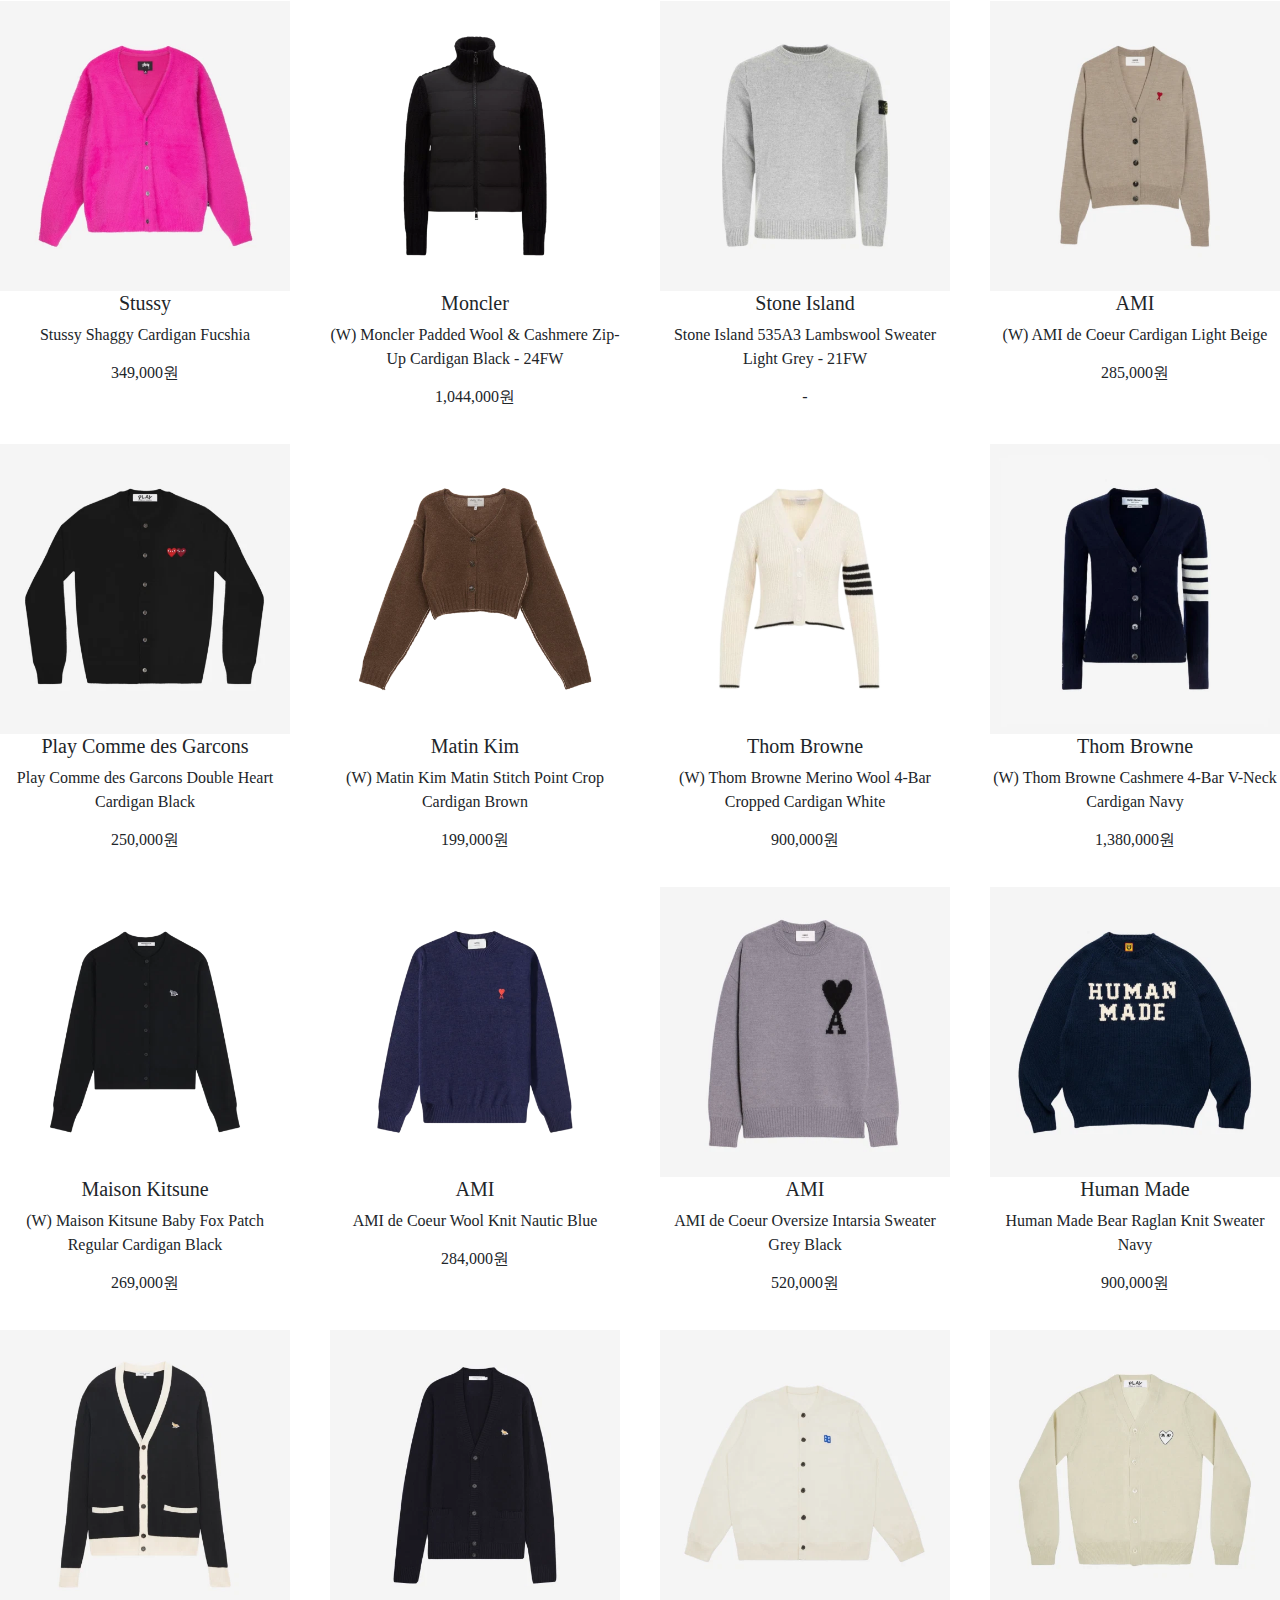
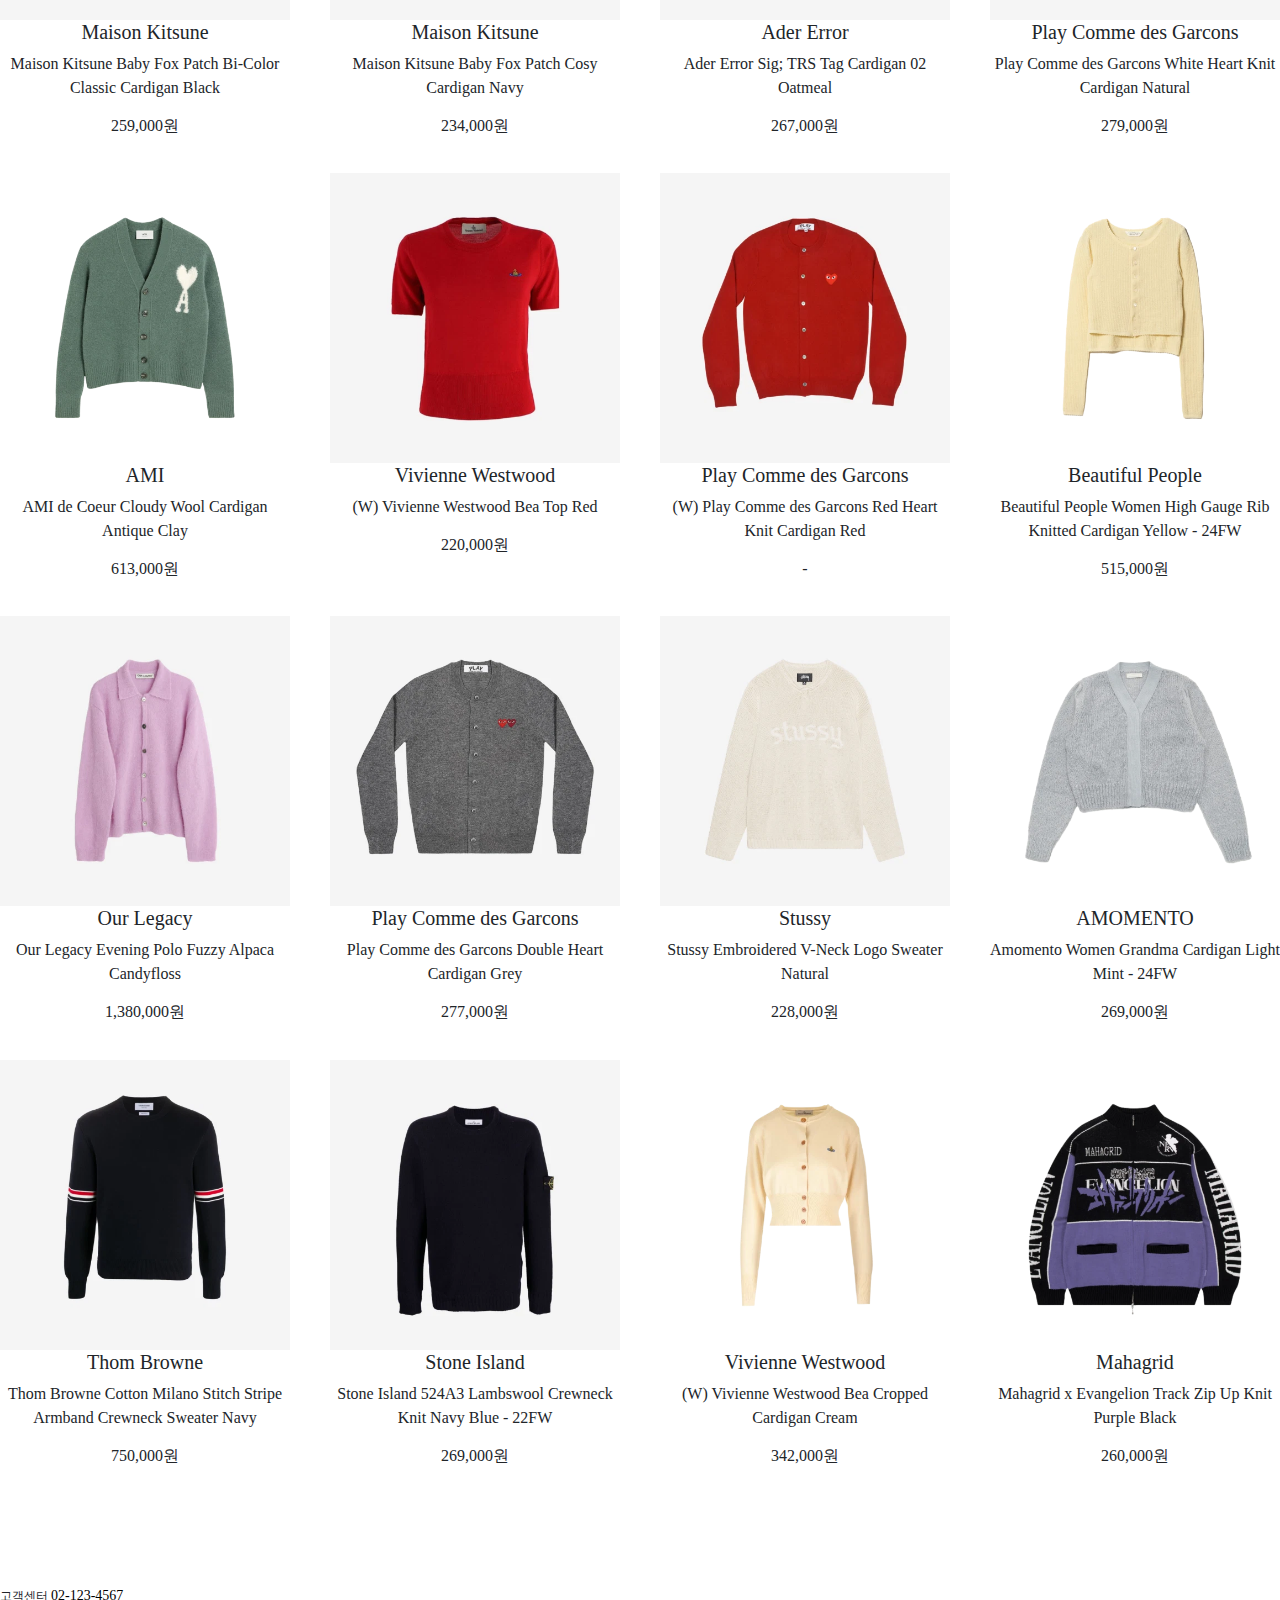
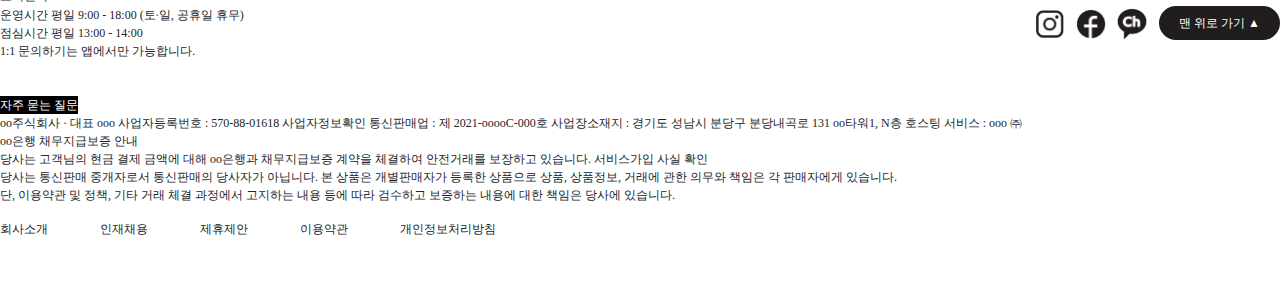
<file: popular knitwear and cardigan.html>
<!DOCTYPE html>
<html lang="ko-KR">

<head>
    <meta charset="UTF-8">
    <meta name="viewport" content="width=device-width, initial-scale=1.0">
    <link rel="icon" href="img3/파비콘.png">
    <link rel="stylesheet" href="popular knitwear and cardigan.css">
    <link rel="stylesheet" href="https://cdnjs.cloudflare.com/ajax/libs/font-awesome/6.7.1/css/all.min.css">
    <link rel="stylesheet" href="https://cdn.jsdelivr.net/npm/bootstrap@5.3.3/dist/css/bootstrap.min.css">
    <title>Lux Loop</title>
</head>

<body>
    <nav class="desktop">
        <div class="container-box">
            <div class="logo">
                <a href="index.html"><img src="img3/로고.png" alt="로고"></a>
            </div>
            <span>
                <i class="fa-solid fa-magnifying-glass"></i>
                <i class="fa-solid fa-cart-shopping"></i>
            </span>

            <div class="menu-box">
                <div class="menu1">
                    <ul>
                        <li><a href="index.html"><b>추천</b></a></li>
                        <li><a href="#">랭킹</a></li>
                        <li><a href="#">럭셔리</a></li>
                        <li><a href="#">중고</a></li>
                        <li><a href="#">남성</a></li>
                        <li><a href="women.html">여성</a></li>
                        <li><a href="#">EVENT</a></li>
                        <li><a href="#">STYLE</a></li>
                        <li><a href="#">SHOP</a></li>
                    </ul>
                </div>
                <div class="menu2">
                    <ul>
                        <li><a href="#">고객센터</a></li>
                        <li><a href="#">마이페이지</a></li>
                        <li><a href="#">관심</a></li>
                        <li><a href="#">알림</a></li>
                        <li><a href="#">로그인</a></li>
                    </ul>
                </div>
            </div>
        </div>
    </nav>

    <nav class="mobile">
        <div class="container-box">
            <div class="logoicons">
                <span class="logo">
                    <a href="index.html"><img src="img3/로고.png" alt="로고"></a>
                </span>
                <span>
                    <i class="fa-solid fa-magnifying-glass"></i>
                    <i class="fa-solid fa-cart-shopping"></i>
                </span>
            </div>

            <div class="menu1">
                <ul>
                    <li><a href="index.html"><b>추천</b></a></li>
                    <li><a href="#">랭킹</a></li>
                    <li><a href="#">럭셔리</a></li>
                    <li><a href="#">중고</a></li>
                    <li><a href="#">남성</a></li>
                    <li><a href="women.html">여성</a></li>
                    <li><a href="#">EVENT</a></li>
                    <li><a href="#">STYLE</a></li>
                    <li><a href="#">SHOP</a></li>
                    <li><a href="#">마이페이지</a></li>
                    <li><a href="#">로그인</a></li>
                </ul>
            </div>
        </div>
    </nav>

    <section class="section1">
        <div class="section1-box">
            <h3>포근한 겨울을 위한</h3>
            <h2>인기 니트 & 가디건</h2>
            <div class="grid-container gallery">
                <div class="grid-items a1 photo">
                    <img src="imgs/popular knitwear and cardigan/1/1.webp" alt="IAB Studio Knit Steel Blue 이미지">
                    <h5>IAB Studio</h5>
                    <p>IAB Studio Knit Steel Blue</p>
                    <h6>279,000원</h6>
                </div>
                <div class="grid-items a2 photo">
                    <img src="imgs/popular knitwear and cardigan/1/2.webp" alt="Stussy Shaggy Cardigan Light Pink 이미지">
                    <h5>Stussy</h5>
                    <p>Stussy Shaggy Cardigan Light Pink</p>
                    <h6>527,000원</h6>
                </div>
                <div class="grid-items a3 photo">
                    <img src="imgs/popular knitwear and cardigan/1/3.webp" alt="(W) Vivienne Westwood Bea Cardigan Black 이미지">
                    <h5>Vivienne Westwood</h5>
                    <p>(W) Vivienne Westwood Bea Cardigan Black</p>
                    <h6>373,000원</h6>
                </div>
                <div class="grid-items a4 photo">
                    <img src="imgs/popular knitwear and cardigan/1/4.webp" alt="Stussy Dice Mohair Sweater Bone 이미지">
                    <h5>Stussy</h5>
                    <p>Stussy Dice Mohair Sweater Bone</p>
                    <h6>313,000원</h6>
                </div>
                <div class="grid-items a5 photo">
                    <img src="imgs/popular knitwear and cardigan/1/5.webp" alt="IAB Studio Knit Black 이미지">
                    <h5>IAB Studio</h5>
                    <p>IAB Studio Knit Black</p>
                    <h6>630,000원</h6>
                </div>
                <div class="grid-items a6 photo">
                    <img src="imgs/popular knitwear and cardigan/1/6.webp" alt="(W) Vivienne Westwood Bea Virgin Wool Cardigan Black 이미지">
                    <h5>Vivienne Westwood</h5>
                    <p>(W) Vivienne Westwood Bea Virgin Wool Cardigan Black</p>
                    <h6>319,000원</h6>
                </div>
                <div class="grid-items a7 photo">
                    <img src="imgs/popular knitwear and cardigan/1/7.webp" alt="Stussy Stock Sweater Pink 이미지">
                    <h5>Stussy</h5>
                    <p>Stussy Stock Sweater Pink</p>
                    <h6>690,000원</h6>
                </div>
                <div class="grid-items a8 photo">
                    <img src="imgs/popular knitwear and cardigan/1/8.webp" alt="Stussy Billiard Sweater Natural">
                    <h5>Stussy</h5>
                    <p>Stussy Billiard Sweater Natural</p>
                    <h6>350,000원</h6>
                </div>
                <div class="grid-items a9 photo">
                    <img src="imgs/popular knitwear and cardigan/1/9.webp" alt="(W) Vivienne Westwood Bea Cardigan Green 이미지">
                    <h5>Vivienne Westwood</h5>
                    <p>(W) Vivienne Westwood Bea Cardigan Green</p>
                    <h6>253,000원</h6>
                </div>
                <div class="grid-items a10 photo">
                    <img src="imgs/popular knitwear and cardigan/1/10.webp" alt="(W) Acne Studios Keva Face Crewneck Cardigan Oatmeal Melange 이미지">
                    <h5>Acne Studios</h5>
                    <p>(W) Acne Studios Keva Face Crewneck Cardigan Oatmeal Melange</p>
                    <h6>349,000원</h6>
                </div>
                <div class="grid-items a11 photo">
                    <img src="imgs/popular knitwear and cardigan/1/11.webp" alt="Maison Margiela Cashmere Sweater Navy 이미지">
                    <h5>Maison Margiela</h5>
                    <p>Maison Margiela Cashmere Sweater Navy</p>
                    <h6>500,000원</h6>
                </div>
                <div class="grid-items a12 photo">
                    <img src="imgs/popular knitwear and cardigan/1/12.webp" alt="Harley of Scotland Shaggy Dog Crewneck Sweater Tusk 이미지">
                    <h5>Harley of Scotland</h5>
                    <p>Harley of Scotland Shaggy Dog Crewneck Sweater Tusk</p>
                    <h6>160,000원</h6>
                </div>
                <div class="grid-items a13 photo">
                    <img src="imgs/popular knitwear and cardigan/1/13.webp" alt="Stussy Shaggy Cardigan Fucshia 이미지">
                    <h5>Stussy</h5>
                    <p>Stussy Shaggy Cardigan Fucshia</p>
                    <h6>349,000원</h6>
                </div>
                <div class="grid-items a14 photo">
                    <img src="imgs/popular knitwear and cardigan/1/14.webp" alt="(W) Moncler Padded Wool & Cashmere Zip-Up Cardigan Black - 24FW 이미지">
                    <h5>Moncler</h5>
                    <p>(W) Moncler Padded Wool & Cashmere Zip-Up Cardigan Black - 24FW</p>
                    <h6>1,044,000원</h6>
                </div>
                <div class="grid-items a15 photo">
                    <img src="imgs/popular knitwear and cardigan/1/15.webp" alt="Stone Island 535A3 Lambswool Sweater Light Grey - 21FW 이미지">
                    <h5>Stone Island</h5>
                    <p>Stone Island 535A3 Lambswool Sweater Light Grey - 21FW</p>
                    <h6>-</h6>
                </div>
                <div class="grid-items a16 photo">
                    <img src="imgs/popular knitwear and cardigan/1/16.webp" alt="(W) AMI de Coeur Cardigan Light Beige 이미지">
                    <h5>AMI</h5>
                    <p>(W) AMI de Coeur Cardigan Light Beige</p>
                    <h6>285,000원</h6>
                </div>
                <div class="grid-items a17 photo">
                    <img src="imgs/popular knitwear and cardigan/1/17.webp" alt="Play Comme des Garcons Double Heart Cardigan Black 이미지">
                    <h5>Play Comme des Garcons</h5>
                    <p>Play Comme des Garcons Double Heart Cardigan Black</p>
                    <h6>250,000원</h6>
                </div>
                <div class="grid-items a18 photo">
                    <img src="imgs/popular knitwear and cardigan/1/18.webp" alt="(W) Matin Kim Matin Stitch Point Crop Cardigan Brown 이미지">
                    <h5>Matin Kim</h5>
                    <p>(W) Matin Kim Matin Stitch Point Crop Cardigan Brown</p>
                    <h6>199,000원
                    </h6>
                </div>
                <div class="grid-items a19 photo">
                    <img src="imgs/popular knitwear and cardigan/1/19.webp" alt="(W) Thom Browne Merino Wool 4-Bar Cropped Cardigan White 이미지">
                    <h5>Thom Browne</h5>
                    <p>(W) Thom Browne Merino Wool 4-Bar Cropped Cardigan White</p>
                    <h6>900,000원</h6>
                </div>
                <div class="grid-items a20 photo">
                    <img src="imgs/popular knitwear and cardigan/1/20.webp" alt="(W) Thom Browne Cashmere 4-Bar V-Neck Cardigan Navy 이미지">
                    <h5>Thom Browne</h5>
                    <p>(W) Thom Browne Cashmere 4-Bar V-Neck Cardigan Navy</p>
                    <h6>1,380,000원</h6>
                </div>
                <div class="grid-items a21 photo">
                    <img src="imgs/popular knitwear and cardigan/1/21.webp" alt="(W) Maison Kitsune Baby Fox Patch Regular Cardigan Black 이미지">
                    <h5>Maison Kitsune</h5>
                    <p>(W) Maison Kitsune Baby Fox Patch Regular Cardigan Black</p>
                    <h6>269,000원</h6>
                </div>
                <div class="grid-items a22 photo">
                    <img src="imgs/popular knitwear and cardigan/1/22.webp" alt="AMI de Coeur Wool Knit Nautic Blue 이미지">
                    <h5>AMI</h5>
                    <p>AMI de Coeur Wool Knit Nautic Blue</p>
                    <h6>284,000원</h6>
                </div>
                <div class="grid-items a23 photo">
                    <img src="imgs/popular knitwear and cardigan/1/23.webp" alt="AMI de Coeur Oversize Intarsia Sweater Grey Black 이미지">
                    <h5>AMI</h5>
                    <p>AMI de Coeur Oversize Intarsia Sweater Grey Black</p>
                    <h6>520,000원</h6>
                </div>
                <div class="grid-items a24 photo">
                    <img src="imgs/popular knitwear and cardigan/1/24.webp" alt="Human Made Bear Raglan Knit Sweater Navy 이미지">
                    <h5>Human Made</h5>
                    <p>Human Made Bear Raglan Knit Sweater Navy</p>
                    <h6>900,000원</h6>
                </div>
                <div class="grid-items a25 photo">
                    <img src="imgs/popular knitwear and cardigan/1/25.webp" alt="Maison Kitsune Baby Fox Patch Bi-Color Classic Cardigan Black 이미지">
                    <h5>Maison Kitsune</h5>
                    <p>Maison Kitsune Baby Fox Patch Bi-Color Classic Cardigan Black</p>
                    <h6>259,000원</h6>
                </div>
                <div class="grid-items a26 photo">
                    <img src="imgs/popular knitwear and cardigan/1/26.webp" alt="Maison Kitsune Baby Fox Patch Cosy Cardigan Navy 이미지">
                    <h5>Maison Kitsune</h5>
                    <p>Maison Kitsune Baby Fox Patch Cosy Cardigan Navy</p>
                    <h6>234,000원</h6>
                </div>
                <div class="grid-items a27 photo">
                    <img src="imgs/popular knitwear and cardigan/1/27.webp" alt="Ader Error Sig; TRS Tag Cardigan 02 Oatmeal 이미지">
                    <h5>Ader Error</h5>
                    <p>Ader Error Sig; TRS Tag Cardigan 02 Oatmeal</p>
                    <h6>267,000원</h6>
                </div>
                <div class="grid-items a28 photo">
                    <img src="imgs/popular knitwear and cardigan/1/28.webp" alt="Play Comme des Garcons White Heart Knit Cardigan Natural 이미지">
                    <h5>Play Comme des Garcons</h5>
                    <p>Play Comme des Garcons White Heart Knit Cardigan Natural</p>
                    <h6>279,000원</h6>
                </div>
                <div class="grid-items a29 photo">
                    <img src="imgs/popular knitwear and cardigan/1/29.webp" alt="AMI de Coeur Cloudy Wool Cardigan Antique Clay 이미지">
                    <h5>AMI</h5>
                    <p>AMI de Coeur Cloudy Wool Cardigan Antique Clay</p>
                    <h6>613,000원</h6>
                </div>
                <div class="grid-items a30 photo">
                    <img src="imgs/popular knitwear and cardigan/1/30.webp" alt="(W) Vivienne Westwood Bea Top Red 이미지">
                    <h5>Vivienne Westwood</h5>
                    <p>(W) Vivienne Westwood Bea Top Red</p>
                    <h6>220,000원</h6>
                </div>
                <div class="grid-items a31 photo">
                    <img src="imgs/popular knitwear and cardigan/1/31.webp" alt="(W) Play Comme des Garcons Red Heart Knit Cardigan Red 이미지">
                    <h5>Play Comme des Garcons</h5>
                    <p>(W) Play Comme des Garcons Red Heart Knit Cardigan Red</p>
                    <h6>-</h6>
                </div>
                <div class="grid-items a32 photo">
                    <img src="imgs/popular knitwear and cardigan/1/32.webp" alt="Beautiful People Women High Gauge Rib Knitted Cardigan Yellow - 24FW 이미지">
                    <h5>Beautiful People</h5>
                    <p>Beautiful People Women High Gauge Rib Knitted Cardigan Yellow - 24FW</p>
                    <h6>515,000원</h6>
                </div>
                <div class="grid-items a33 photo">
                    <img src="imgs/popular knitwear and cardigan/1/33.webp" alt="Our Legacy Evening Polo Fuzzy Alpaca Candyfloss 이미지">
                    <h5>Our Legacy</h5>
                    <p>Our Legacy Evening Polo Fuzzy Alpaca Candyfloss</p>
                    <h6>1,380,000원</h6>
                </div>
                <div class="grid-items a34 photo">
                    <img src="imgs/popular knitwear and cardigan/1/34.webp" alt="Play Comme des Garcons Double Heart Cardigan Grey 이미지">
                    <h5>Play Comme des Garcons</h5>
                    <p>Play Comme des Garcons Double Heart Cardigan Grey</p>
                    <h6>277,000원</h6>
                </div>
                <div class="grid-items a35 photo">
                    <img src="imgs/popular knitwear and cardigan/1/35.webp" alt="Stussy Embroidered V-Neck Logo Sweater Natural 이미지">
                    <h5>Stussy</h5>
                    <p>Stussy Embroidered V-Neck Logo Sweater Natural</p>
                    <h6>228,000원</h6>
                </div>
                <div class="grid-items a36 photo">
                    <img src="imgs/popular knitwear and cardigan/1/36.webp" alt="Amomento Women Grandma Cardigan Light Mint - 24FW 이미지">
                    <h5>AMOMENTO</h5>
                    <p>Amomento Women Grandma Cardigan Light Mint - 24FW</p>
                    <h6>269,000원</h6>
                </div>
                <div class="grid-items a37 photo">
                    <img src="imgs/popular knitwear and cardigan/1/37.webp" alt="Thom Browne Cotton Milano Stitch Stripe Armband Crewneck Sweater Navy 이미지">
                    <h5>Thom Browne</h5>
                    <p>Thom Browne Cotton Milano Stitch Stripe Armband Crewneck Sweater Navy</p>
                    <h6>750,000원</h6>
                </div>
                <div class="grid-items a38 photo">
                    <img src="imgs/popular knitwear and cardigan/1/38.webp" alt="Stone Island 524A3 Lambswool Crewneck Knit Navy Blue - 22FW 이미지">
                    <h5>Stone Island</h5>
                    <p>Stone Island 524A3 Lambswool Crewneck Knit Navy Blue - 22FW</p>
                    <h6>269,000원</h6>
                </div>
                <div class="grid-items a39 photo">
                    <img src="imgs/popular knitwear and cardigan/1/39.webp" alt="(W) Vivienne Westwood Bea Cropped Cardigan Cream 이미지">
                    <h5>Vivienne Westwood</h5>
                    <p>(W) Vivienne Westwood Bea Cropped Cardigan Cream</p>
                    <h6>342,000원</h6>
                </div>
                <div class="grid-items a40 photo">
                    <img src="imgs/popular knitwear and cardigan/1/40.webp" alt="Mahagrid x Evangelion Track Zip Up Knit Purple Black 이미지">
                    <h5>Mahagrid</h5>
                    <p>Mahagrid x Evangelion Track Zip Up Knit Purple Black</p>
                    <h6>260,000원</h6>
                </div>
            </div>
        </div>
    </section>

    <footer>
        <div class="footer-box">
            <div class="footer-img">
                <img src="img3/Untitled-1.png" alt="인스타그램 로고">
                <img src="img3/Untitled-2.png" alt="페이스북 로고">
                <img src="img3/Untitled-3.png" alt="카카오톡 채널 상담 로고">
                <a href="#" class="top-button">맨 위로 가기 ▲</a>
            </div>


            <div class="cs">
                <p>
                    고객센터 <a href="tel:02-123-4567">02-123-4567</a><br>
                    운영시간 평일 9:00 - 18:00 (토∙일, 공휴일 휴무)<br>
                    점심시간 평일 13:00 - 14:00<br>
                    1:1 문의하기는 앱에서만 가능합니다.
                </p>
                <button type="button">자주 묻는 질문</button>
                <p>
                    oo주식회사 · 대표 ooo 사업자등록번호 : 570-88-01618 사업자정보확인 통신판매업 : 제 2021-ooooC-000호
                    사업장소재지 : 경기도 성남시 분당구 분당내곡로 131 oo타워1, N층 호스팅 서비스 : ooo ㈜<br>
                    oo은행 채무지급보증 안내<br>
                    당사는 고객님의 현금 결제 금액에 대해 oo은행과 채무지급보증 계약을 체결하여 안전거래를 보장하고 있습니다. 서비스가입 사실 확인<br>
                    당사는 통신판매 중개자로서 통신판매의 당사자가 아닙니다. 본 상품은 개별판매자가 등록한 상품으로 상품, 상품정보, 거래에 관한 의무와 책임은 각 판매자에게 있습니다.<br>
                    단, 이용약관 및 정책, 기타 거래 체결 과정에서 고지하는 내용 등에 따라 검수하고 보증하는 내용에 대한 책임은 당사에 있습니다.
                </p>
                <div class="inf">
                <p>회사소개</p>
                <p>인재채용</p>
                <p>제휴제안</p>
                <p>이용약관</p>
                <p>개인정보처리방침</p>
                </div>
            </div>
        </div>
    </footer>

    <script src="https://cdn.jsdelivr.net/npm/bootstrap@5.3.3/dist/js/bootstrap.bundle.min.js"></script>
</body>

</html>
</file>
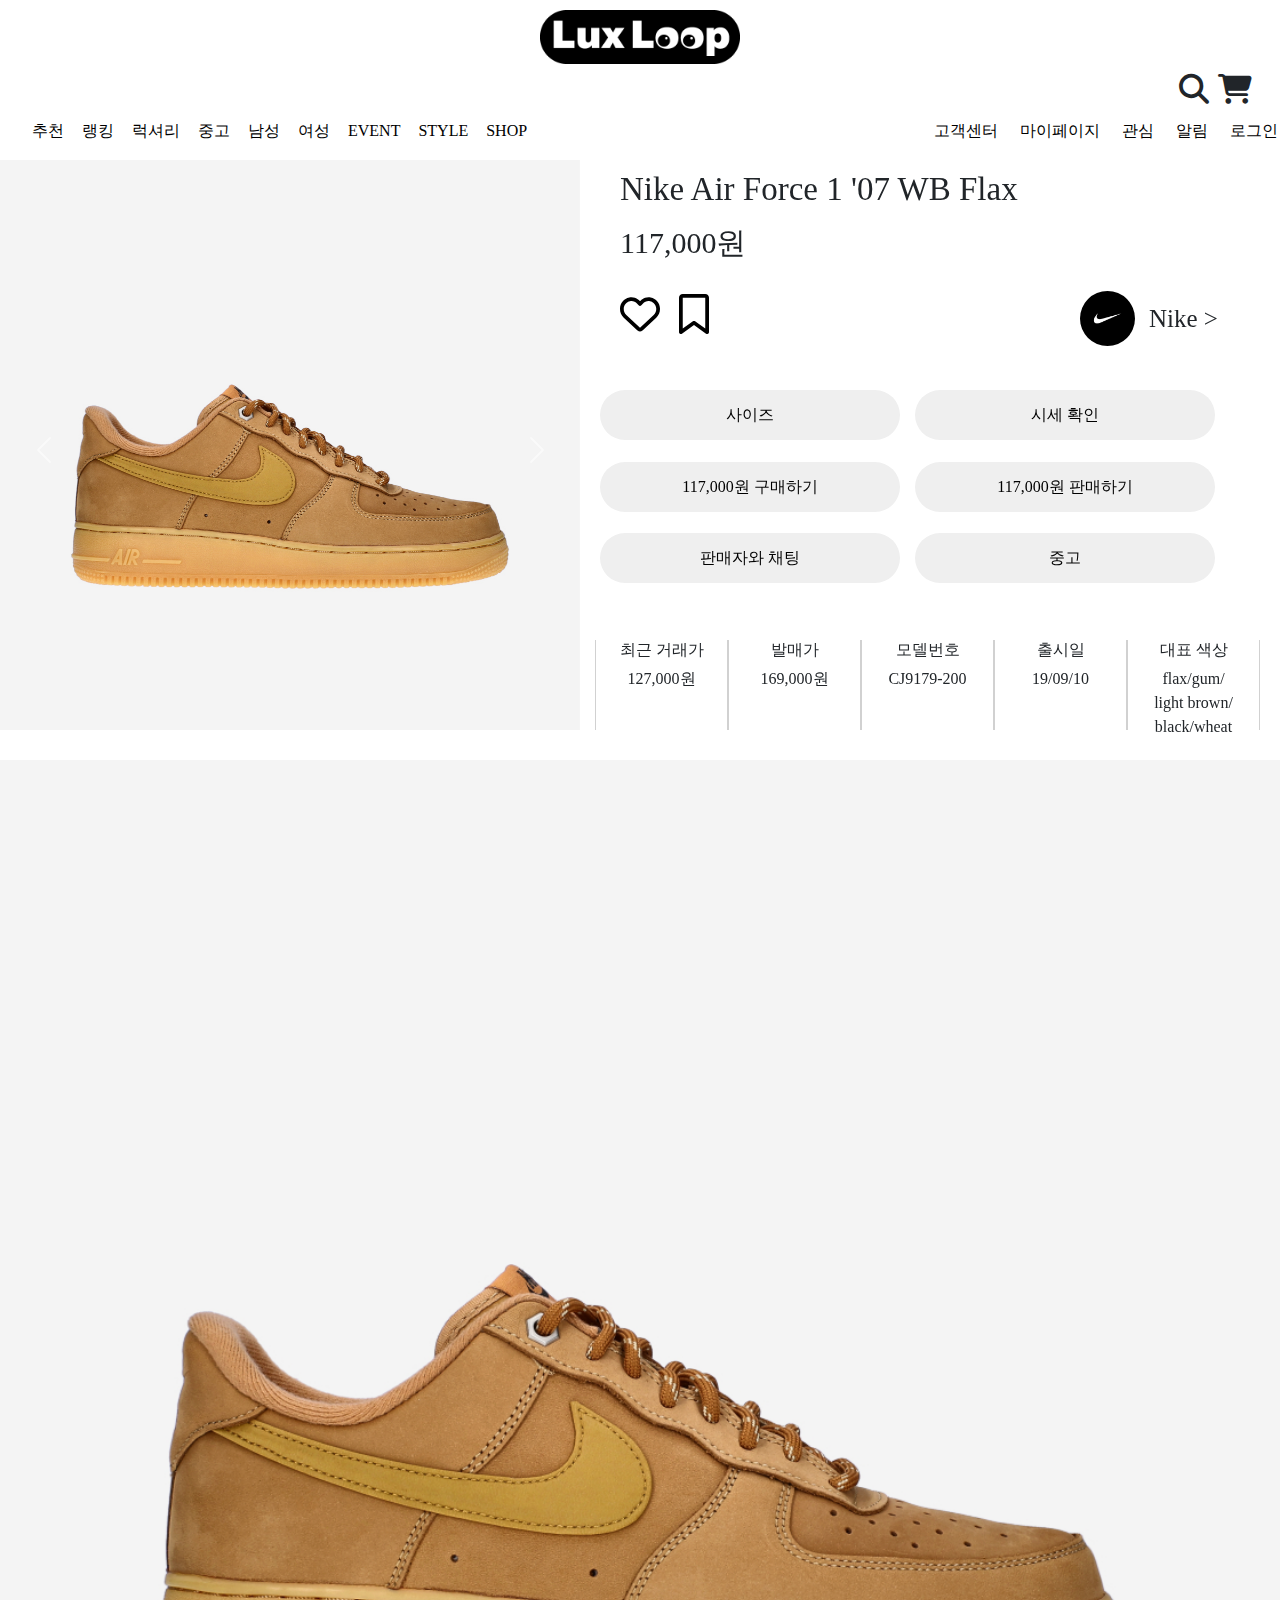
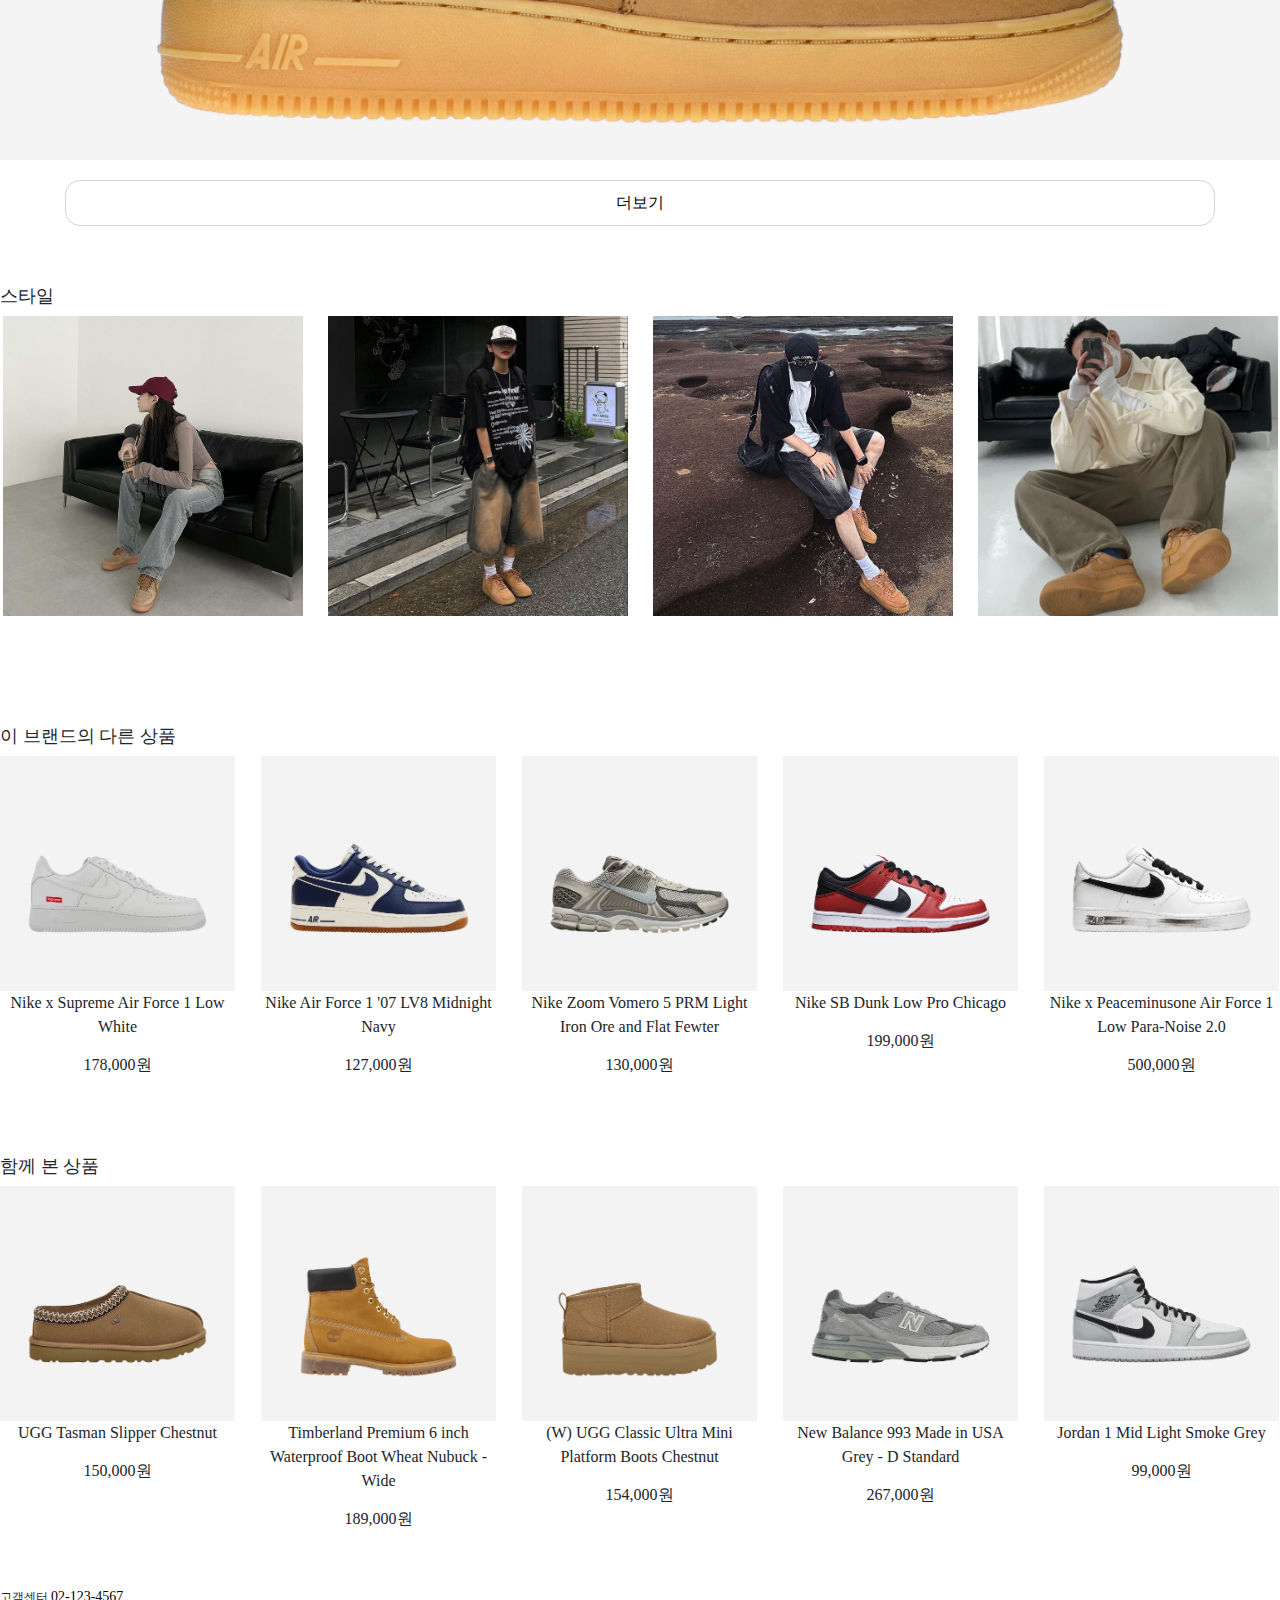
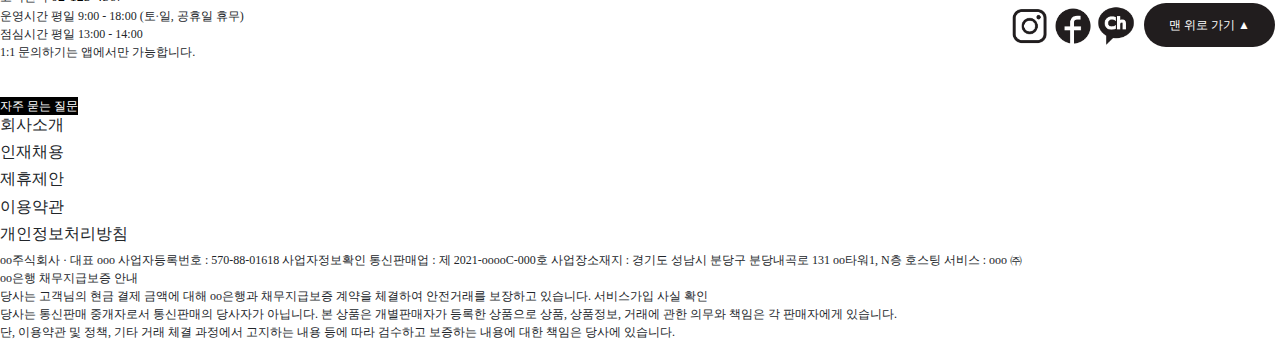
<file: WBFlax.html>
<!DOCTYPE html>
<html lang="en">

<head>
    <meta charset="UTF-8">
    <meta name="viewport" content="width=device-width, initial-scale=1.0">
    <link rel="icon" href="img3/파비콘.png">
    <link rel="stylesheet" href="style3.css">
    <link rel="stylesheet" href="https://cdnjs.cloudflare.com/ajax/libs/font-awesome/6.7.1/css/all.min.css">
    <link rel="stylesheet" href="https://cdn.jsdelivr.net/npm/bootstrap@5.3.3/dist/css/bootstrap.min.css">
    <title>Lux Loop</title>
</head>

<body>
    <nav class="desktop">
        <div class="container-box">
            <div class="logo">
                <a href="index.html">
                <img src="img3/로고.png" alt="로고">
                </a>
            </div>
            <span>
                <i class="fa-solid fa-magnifying-glass"></i>
                <i class="fa-solid fa-cart-shopping"></i>
            </span>

            <div class="menu-box">
                <div class="menu1">
                    <ul>
                        <li><a href="index.html">추천</a></li>
                        <li><a href="#">랭킹</a></li>
                        <li><a href="#">럭셔리</a></li>
                        <li><a href="#">중고</a></li>
                        <li><a href="#">남성</a></li>
                        <li><a href="women.html">여성</a></li>
                        <li><a href="#">EVENT</a></li>
                        <li><a href="#">STYLE</a></li>
                        <li><a href="#">SHOP</a></li>
                    </ul>
                </div>
                <div class="menu2">
                    <ul>
                        <li><a href="#">고객센터</a></li>
                        <li><a href="#">마이페이지</a></li>
                        <li><a href="#">관심</a></li>
                        <li><a href="#">알림</a></li>
                        <li><a href="#">로그인</a></li>
                    </ul>
                </div>
            </div>
        </div>
    </nav>

    <nav class="mobile">
        <div class="container-box">
            <div class="logoicons">
                <span class="logo">
                    <a href="index.html">
                        <img src="img3/로고.png" alt="로고">
                        </a>
                </span>
                <span>
                    <i class="fa-solid fa-magnifying-glass"></i>
                    <i class="fa-solid fa-cart-shopping"></i>
                </span>
            </div>

            <div class="menu1">
                <ul>
                    <li><a href="index.html">추천</a></li>
                    <li><a href="#">랭킹</a></li>
                    <li><a href="#">럭셔리</a></li>
                    <li><a href="#">중고</a></li>
                    <li><a href="#">남성</a></li>
                    <li><a href="women.html">여성</a></li>
                    <li><a href="#">EVENT</a></li>
                    <li><a href="#">STYLE</a></li>
                    <li><a href="#">SHOP</a></li>
                    <li><a href="#">마이페이지</a></li>
                    <li><a href="#">로그인</a></li>
                </ul>
            </div>
        </div>
    </nav>

    <header>
        <div class="header-box">
            <div class="main-img">
<!--                 <img src="img4/a_56586590956f4404862cbdaeff6a5e63.webp" alt=""> -->
                <div id="carouselExample" class="carousel slide" data-bs-ride="carousel">
                    <div class="carousel-inner">
                      <div class="carousel-item active">
                        <img src="img6/a_5a2c373cb54c454d8d274f14ce47d86c.jpg" class="d-block w-100" alt="상품 이미지1">
                      </div>
                      <div class="carousel-item">
                        <img src="img6/a_bd18d6d552bf470f938077325c25f455.jpg" class="d-block w-100" alt="상품 이미지2">
                      </div>
                      <div class="carousel-item">
                        <img src="img6/a_2e2f4bd065974438bd3e6bc94c4706d2.jpg" class="d-block w-100" alt="상품 이미지3">
                      </div>
                    </div>
                    <button class="carousel-control-prev" type="button" data-bs-target="#carouselExample" data-bs-slide="prev">
                      <span class="carousel-control-prev-icon" aria-hidden="true"></span>
                      <span class="visually-hidden">Previous</span>
                    </button>
                    <button class="carousel-control-next" type="button" data-bs-target="#carouselExample" data-bs-slide="next">
                      <span class="carousel-control-next-icon" aria-hidden="true"></span>
                      <span class="visually-hidden">Next</span>
                    </button>
                  </div>
                  
            </div>

            <div class="main-text">
                <div class="text1">
                    <h2>Nike Air Force 1 '07 WB Flax</h2>
                    <h3>117,000원</h3>
                    <div class="icons">
                    </div>
                    <div class="toggle">
                        <input type="checkbox" id="heart">
                        <label for="heart" class="heart"></label>
                        <input type="checkbox" id="bookmark">
                        <label for="bookmark" class="bookmark"></label>
                    </div>

                        <div class="brand-logo">
                        <img src="img5/a_a5c0e4c782fe4950a7a55eb5d6627886.webp" alt="나이키 브랜드 로고">
                        <p>Nike ></p>

                        
                    </div>
                </div>
            </div>
            <div class="text2">
                <button type="button">사이즈</button>
                <button type="button">시세 확인</button>
                <button type="button">117,000원 구매하기</button>
                <button type="button">117,000원 판매하기</button>
                <button type="button">판매자와 채팅</button>
                <button type="button">중고</button>
            </div>
            <div class="text3">
                <div>
                    <h6>최근 거래가</h6>
                    <p>127,000원</p>
                </div>
                <div>
                    <h6>발매가</h6>
                    <p>169,000원
                    </p>
                </div>
                <div>
                    <h6>모델번호</h6>
                    <p>CJ9179-200
                    </p>
                </div>
                <div>
                    <h6>출시일</h6>
                    <p>19/09/10
                    </p>
                </div>
                <div>
                    <h6>대표 색상</h6>
                    <p>flax/gum/<br>light brown/<br>black/wheat</p>
                </div>
            </div>
        </div>
    </header>
    
        <div class="gallery">
            <div class="photo"><img src="img11/b_1.jpg" alt="에어포스1 07 제품 사진 1"></div>
            <div class="photo"><img src="img11/b_2.jpg" alt="에어포스1 07 제품 사진 2"></div>
            <div class="photo"><img src="img11/b_3.jpg" alt="에어포스1 07 제품 사진 3"></div>
            <div class="photo"><img src="img11/b_4.jpg" alt="에어포스1 07 제품 사진 4"></div>
            <div class="photo"><img src="img11/b_5.jpg" alt="에어포스1 07 제품 사진 5"></div>
            <div class="photo"><img src="img11/b_6.jpg" alt="에어포스1 07 제품 사진 6"></div>
            <div class="photo"><img src="img11/b_7.jpg" alt="에어포스1 07 제품 사진 7"></div>
            <div class="photo"><img src="img11/b_8.jpg" alt="에어포스1 07 제품 사진 8"></div>
        </div>
        <button class="more-btn">더보기</button>

    <section class="section2">
        <div class="section2-box">
            <h4>스타일</h4>
            <div class="grid-container1">
                <div class="grid-items a1">
                    <img src="img7/Nike Air Force 1 '07 WB Flax1.jpg" alt="스타일 리뷰1">
                </div>
                <div class="grid-items a2">
                    <img src="img7/Nike Air Force 1 '07 WB Flax2.jpg" alt="스타일 리뷰2">
                </div>
                <div class="grid-items a3">
                    <img src="img7/Nike Air Force 1 '07 WB Flax3.jpg" alt="스타일 리뷰3">
                </div>
                <div class="grid-items a4">
                    <img src="img7/Nike Air Force 1 '07 WB Flax4.jpg" alt="스타일 리뷰4">
                </div>
            </div>
        </div>
    </section>

    <section class="section3">
        <div class="section3-box">
            <h4>이 브랜드의 다른 상품</h4>
            <div class="grid-container2">
                <div class="grid-items b1">
                    <img src="img8/a_1379738ed20947a8a52338c76436c3b8.webp" alt="Nike x Supreme Air Force 1 Low White 이미지">
                    <p>Nike x Supreme Air Force 1 Low White</p>
                    <h6>178,000원</h6>
                </div>
                <div class="grid-items b2">
                    <img src="img8/a_9cebeb9addba4de883ee5560079ceb18.webp" alt="Nike Air Force 1 '07 LV8 Midnight Navy 이미지">
                    <p>Nike Air Force 1 '07 LV8 Midnight Navy</p>
                    <h6>127,000원</h6>
                </div>
                <div class="grid-items b3">
                    <img src="img8/a_fc357690257c4957bee5e129574497a8.webp" alt="Nike Zoom Vomero 5 PRM Light Iron Ore and Flat Fewter 이미지">
                    <p>Nike Zoom Vomero 5 PRM Light Iron Ore and Flat Fewter</p>
                    <h6>130,000원</h6>
                </div>
                <div class="grid-items b4">
                    <img src="img8/p_25283_0_49cdded7858e457cb7186560b8a44ac1.webp" alt="Nike SB Dunk Low Pro Chicago 이미지">
                    <p>Nike SB Dunk Low Pro Chicago</p>
                    <h6>199,000원</h6>
                </div>
                <div class="grid-items b5">
                    <img src="img8/p_477d8861bbbd43e8aad3ee5d76c3df76.webp" alt="Nike x Peaceminusone Air Force 1 Low Para-Noise 2.0 이미지">
                    <p>Nike x Peaceminusone Air Force 1 Low Para-Noise 2.0</p>
                    <h6>500,000원</h6>
                </div>
            </div>
        </div>
    </section>

    <section class="section4">
        <div class="section4-box">
            <h4>함께 본 상품</h4>
            <div class="grid-container3">
                <div class="grid-items c1">
                    <img src="img9/a_1ceb260f97ce4d5ea48b3f543637ab7b.webp" alt="UGG Tasman Slipper Chestnut 이미지">
                    <p>UGG Tasman Slipper Chestnut</p>
                    <h6>150,000원</h6>
                </div>
                <div class="grid-items c2">
                    <img src="img9/a_3fc8e16158ad41b7a87731571feafecb.webp" alt="Timberland Premium 6 inch Waterproof Boot Wheat Nubuck - Wide 이미지">
                    <p>Timberland Premium 6 inch Waterproof Boot Wheat Nubuck - Wide</p>
                    <h6>189,000원</h6>
                </div>
                <div class="grid-items c3">
                    <img src="img9/a_65183ffa6ea64bf18ed75ed5c432a3d9.webp" alt="(W) UGG Classic Ultra Mini Platform Boots Chestnut 이미지">
                    <p>(W) UGG Classic Ultra Mini Platform Boots Chestnut</p>
                    <h6>154,000원</h6>
                </div>
                <div class="grid-items c4">
                    <img src="img9/a_bac5a56bce48443482ebd44a8280a5be.webp" alt="New Balance 993 Made in USA Grey - D Standard 이미지">
                    <p>New Balance 993 Made in USA Grey - D Standard</p>
                    <h6>267,000원</h6>
                </div>
                <div class="grid-items c5">
                    <img src="img9/p_23354_0_b7ec97887406476dad205d9fd6268b79.webp" alt="Jordan 1 Mid Light Smoke Grey 이미지">
                    <p>Jordan 1 Mid Light Smoke Grey</p>
                    <h6>99,000원</h6>
                </div>
            </div>
        </div>
    </section>

    <footer>
        <div class="footer-box">
            <div class="footer-img">
                <img src="img3/Untitled-1.png" alt="인스타그램 로고">
                <img src="img3/Untitled-2.png" alt="페이스북 로고">
                <img src="img3/Untitled-3.png" alt="카카오톡 채널 상담 로고">
                <a href="#" class="top-button">맨 위로 가기 ▲</a>
            </div>


            <div class="cs">
                <p>
                    고객센터 <a href="tel:02-123-4567">02-123-4567</a><br>
                    운영시간 평일 9:00 - 18:00 (토∙일, 공휴일 휴무)<br>
                    점심시간 평일 13:00 - 14:00<br>
                    1:1 문의하기는 앱에서만 가능합니다.
                </p>
                <button type="button">자주 묻는 질문</button>
                <h6>회사소개</h6>
                <h6>인재채용</h6>
                <h6>제휴제안</h6>
                <h6>이용약관</h6>
                <h6>개인정보처리방침</h6>
                <p>
                    oo주식회사 · 대표 ooo 사업자등록번호 : 570-88-01618 사업자정보확인 통신판매업 : 제 2021-ooooC-000호
                    사업장소재지 : 경기도 성남시 분당구 분당내곡로 131 oo타워1, N층 호스팅 서비스 : ooo ㈜<br>
                    oo은행 채무지급보증 안내<br>
                    당사는 고객님의 현금 결제 금액에 대해 oo은행과 채무지급보증 계약을 체결하여 안전거래를 보장하고 있습니다. 서비스가입 사실 확인<br>
                    당사는 통신판매 중개자로서 통신판매의 당사자가 아닙니다. 본 상품은 개별판매자가 등록한 상품으로 상품, 상품정보, 거래에 관한 의무와 책임은 각 판매자에게 있습니다.<br>
                    단, 이용약관 및 정책, 기타 거래 체결 과정에서 고지하는 내용 등에 따라 검수하고 보증하는 내용에 대한 책임은 당사에 있습니다.
                </p>
            </div>
        </div>
    </footer>

    <script src="https://cdn.jsdelivr.net/npm/bootstrap@5.3.3/dist/js/bootstrap.bundle.min.js"></script>


    <script src="https://code.jquery.com/jquery-3.7.1.min.js"
        integrity="sha256-/JqT3SQfawRcv/BIHPThkBvs0OEvtFFmqPF/lYI/Cxo=" crossorigin="anonymous"></script>
        <script>
            const gallery = document.querySelector('.gallery');
            const moreBtn = document.querySelector('.more-btn');
    
            moreBtn.addEventListener('click', () => {
                gallery.classList.toggle('open');
                if (gallery.classList.contains('open')) {
                    moreBtn.textContent = '접기';
                } else {
                    moreBtn.textContent = '더보기';
                }
            });
        </script>
</body>

</html>
</file>
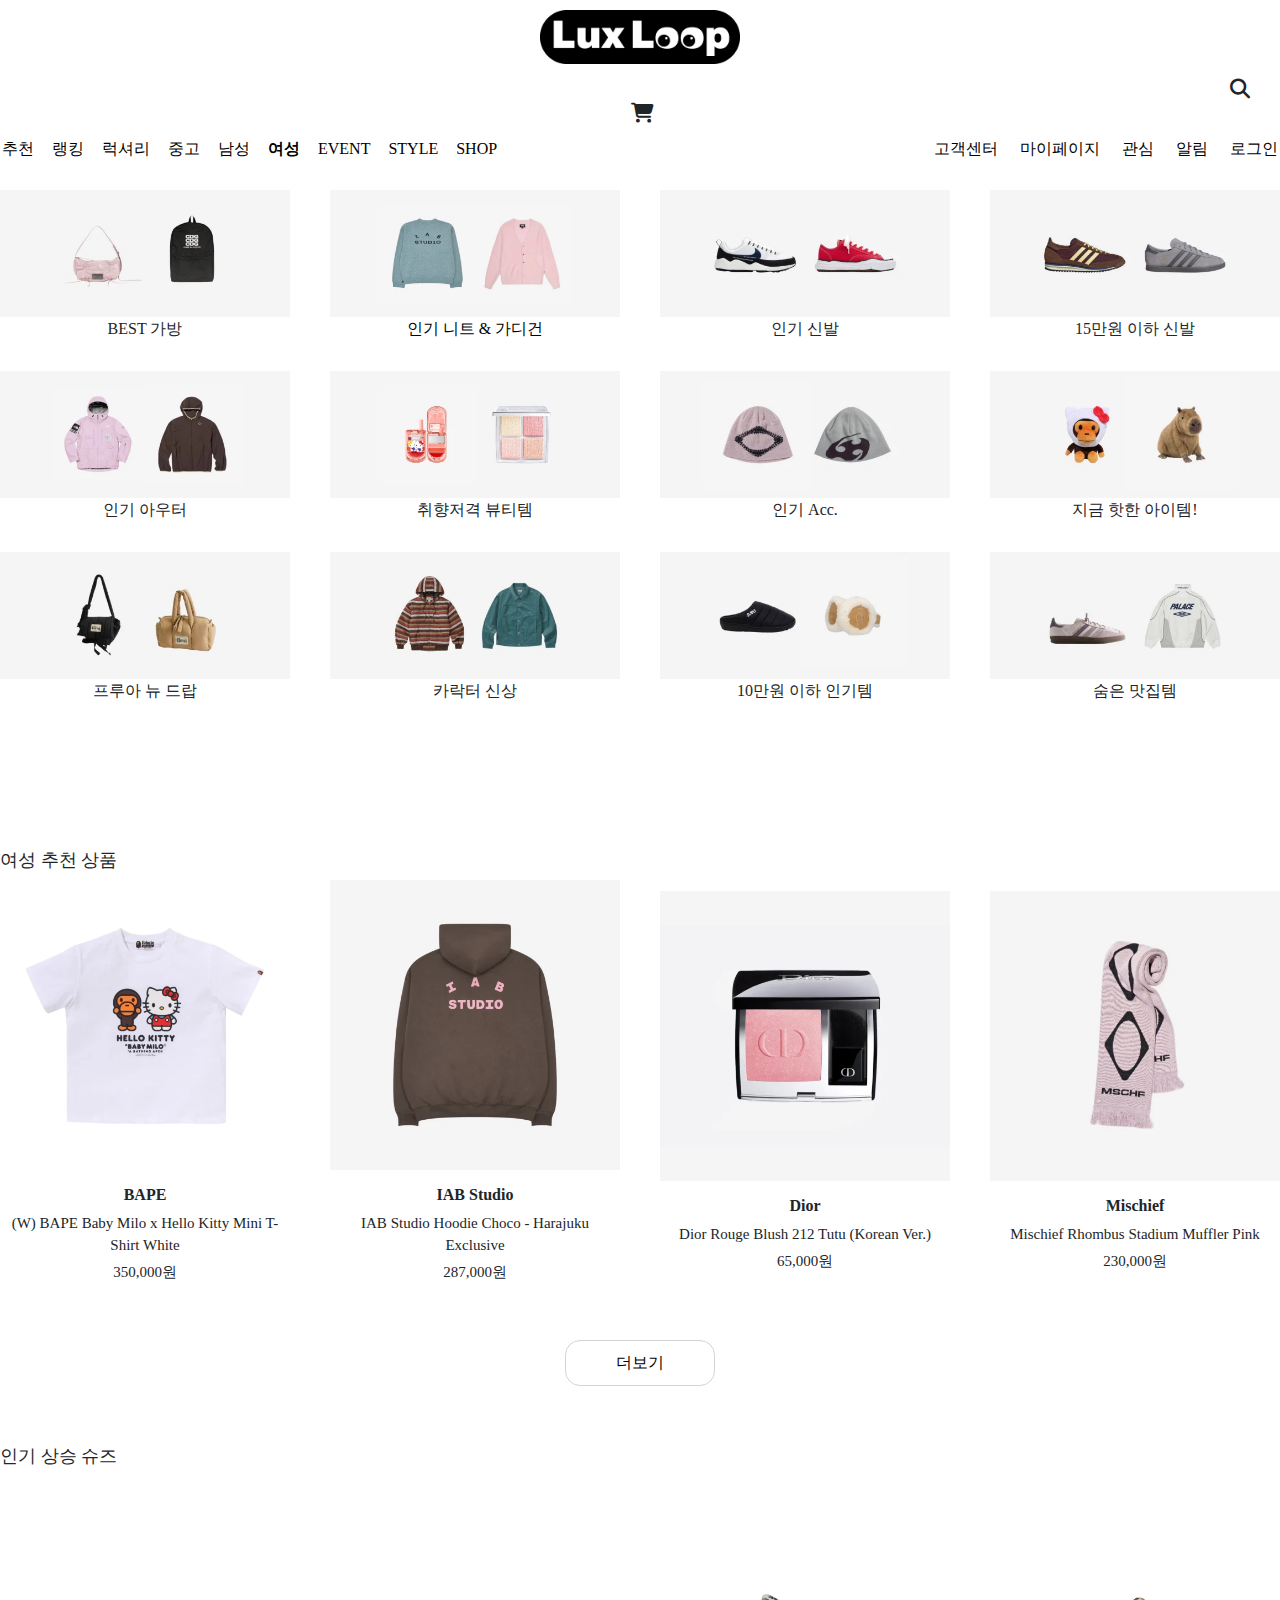
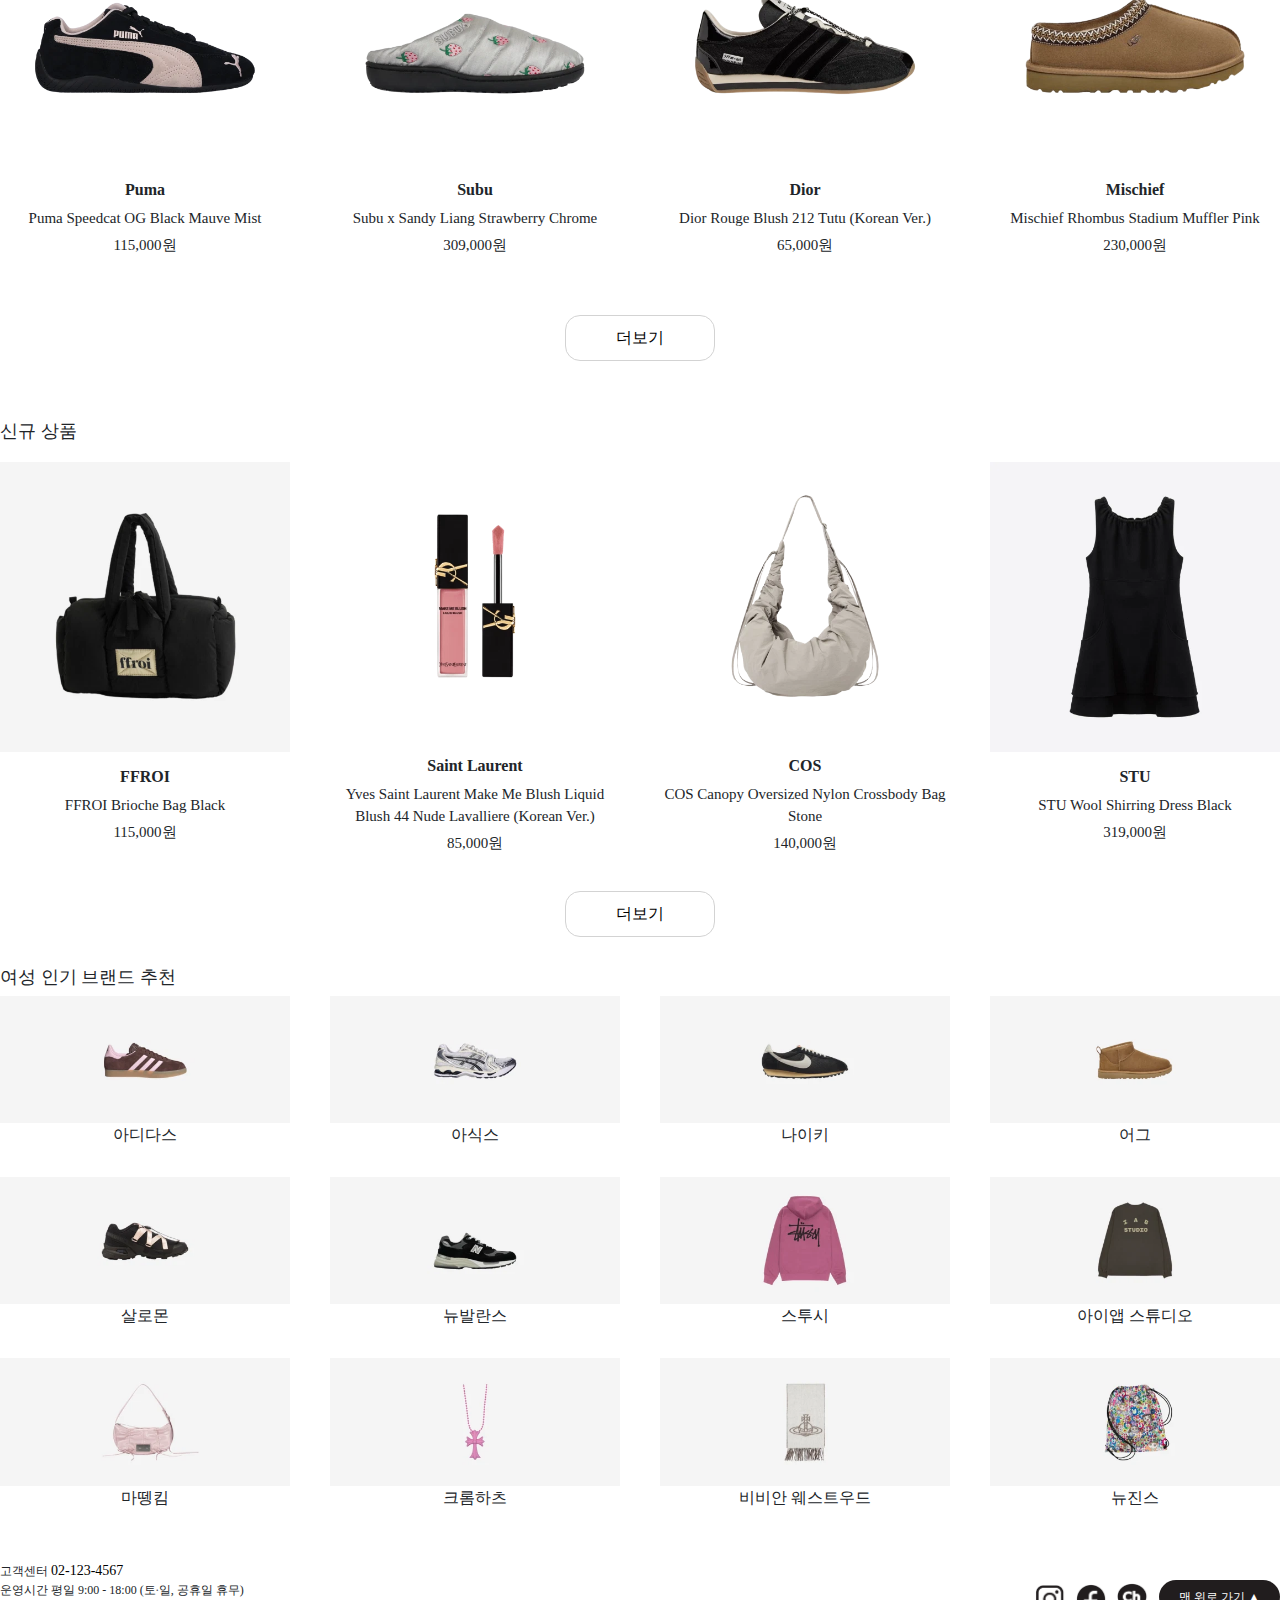
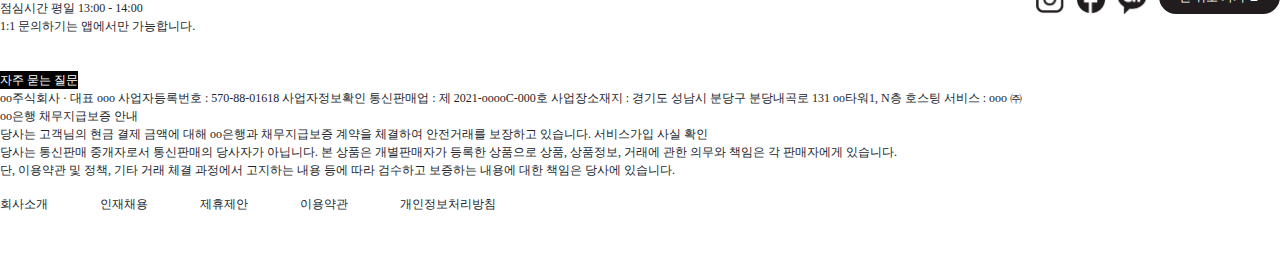
<file: women.html>
<!DOCTYPE html>
<html lang="ko-KR">

<head>
    <meta charset="UTF-8">
    <meta name="viewport" content="width=device-width, initial-scale=1.0">
    <link rel="icon" href="img3/파비콘.png">
    <link rel="stylesheet" href="women.css">
    <link rel="stylesheet" href="https://cdnjs.cloudflare.com/ajax/libs/font-awesome/6.7.1/css/all.min.css">
    <link rel="stylesheet" href="https://cdn.jsdelivr.net/npm/bootstrap@5.3.3/dist/css/bootstrap.min.css">
    <title>Lux Loop</title>
</head>

<body>
    <nav class="desktop">
        <div class="container-box">
            <div class="logo">
                <a href="index.html"><img src="img3/로고.png" alt="로고"></a>
            </div>
            <span>
                <i class="fa-solid fa-magnifying-glass"></i>
                <i class="fa-solid fa-cart-shopping"></i>
            </span>

            <div class="menu-box">
                <div class="menu1">
                    <ul>
                        <li><a href="index.html">추천</a></li>
                        <li><a href="#">랭킹</a></li>
                        <li><a href="#">럭셔리</a></li>
                        <li><a href="#">중고</a></li>
                        <li><a href="#">남성</a></li>
                        <li><a href="women.html"><b>여성</b></a></li>
                        <li><a href="#">EVENT</a></li>
                        <li><a href="#">STYLE</a></li>
                        <li><a href="#">SHOP</a></li>
                    </ul>
                </div>
                <div class="menu2">
                    <ul>
                        <li><a href="#">고객센터</a></li>
                        <li><a href="#">마이페이지</a></li>
                        <li><a href="#">관심</a></li>
                        <li><a href="#">알림</a></li>
                        <li><a href="#">로그인</a></li>
                    </ul>
                </div>
            </div>
        </div>
    </nav>

    <nav class="mobile">
        <div class="container-box">
            <div class="logoicons">
                <span class="logo">
                    <a href="home.html"><img src="img3/로고.png" alt="로고"></a>
                </span>
                <span>
                    <i class="fa-solid fa-magnifying-glass"></i>
                    <i class="fa-solid fa-cart-shopping"></i>
                </span>
            </div>

            <div class="menu1">
                <ul>
                    <li><a href="index.html">추천</a></li>
                    <li><a href="#">랭킹</a></li>
                    <li><a href="#">럭셔리</a></li>
                    <li><a href="#">중고</a></li>
                    <li><a href="#">남성</a></li>
                    <li><a href="women.html"><b>여성</b></a></li>
                    <li><a href="#">EVENT</a></li>
                    <li><a href="#">STYLE</a></li>
                    <li><a href="#">SHOP</a></li>
                    <li><a href="#">마이페이지</a></li>
                    <li><a href="#">로그인</a></li>
                </ul>
            </div>
        </div>
    </nav>

    <header>
    </header>


    <section class="section1">
        <div class="section1-box">
            <h4></h4>
            <div class="grid-container">
                <div class="grid-items a1">
                    <img src="imgs/women/1/a_174d1d03ec9e42649a2f27c97f70fba3.webp" alt="BEST 가방 이미지">
                    BEST 가방
                </div>
                <div class="grid-items a2">
                    <a href="popular knitwear and cardigan.html">
                    <img src="imgs/women/1/a_b6372e98dc1f4e3f8b52c9db1d2a4741.webp" alt="인기 니트 & 가디건 이미지">
                    인기 니트 & 가디건
                </a>
                </div>
                <div class="grid-items a3">
                    <img src="imgs/women/1/a_a537aa6313d24f5eb65900fda1f8d132.webp" alt="인기 신발 이미지">
                    인기 신발
                </div>
                <div class="grid-items a4">
                    <img src="imgs/women/1/a_3e47e1399f214db7a493bf224346d080.webp" alt="15만원 이하 신발 이미지">
                    15만원 이하 신발
                </div>
                <div class="grid-items a5">
                    <img src="imgs/women/1/a_51449b46c045431b812870e7d4b0ec42.webp" alt="인기 아우터 이미지">
                    인기 아우터
                </div>
                <div class="grid-items a6">
                    <img src="imgs/women/1/a_d6b072ac1de6464bbe348353027128c6.webp" alt="취향저격 뷰티템 이미지">
                    취향저격 뷰티템
                </div>
                <div class="grid-items a7">
                    <img src="imgs/women/1/a_11762052645f4c9bacf800ece8deeae3.webp" alt="인기 Acc 이미지">
                    인기 Acc.
                </div>
                <div class="grid-items a8">
                    <img src="imgs/women/1/a_95bfaa2b51404dbf8ebcefc697c7de05.webp" alt="지금 핫한 아이템 이미지">
                    지금 핫한 아이템!
                </div>
                <div class="grid-items a9">
                    <img src="imgs/women/1/a_669e002b007a4a26b14267eddfdcfd6e.webp" alt="프루아 뉴 드랍 이미지">
                    프루아 뉴 드랍
                </div>
                <div class="grid-items a10">
                    <img src="imgs/women/1/a_42a4121fb0f84a1b9a27841e9728eaf4.webp" alt="카락터 신상 이미지">
                    카락터 신상
                </div>
                <div class="grid-items a11">
                    <img src="imgs/women/1/a_2a2a53e72c6e4dce8ff4455e68c26fc5.webp" alt="10만원 이하 인기템 이미지">
                    10만원 이하 인기템
                </div>
                <div class="grid-items a12">
                    <img src="imgs/women/1/a_6fac503ba603403ca389a719d5294078.webp" alt="숨은 맛집템 이미지">
                    숨은 맛집템
                </div>
            </div>
        </div>

    </section>

    <section class="section2">
        <div class="section2-box">
            <h4>여성 추천 상품</h4>
            <div class="grid-container gallery">
                <div class="grid-items c1 photo">
                    <img src="imgs/women/2/1.webp" alt="(W) BAPE Baby Milo x Hello Kitty Mini T-Shirt White 이미지">
                    <h5>BAPE</h5>
                    <p>(W) BAPE Baby Milo x Hello Kitty Mini T-Shirt White</p>
                    <h6>350,000원</h6>
                </div>
                <div class="grid-items c2 photo">
                    <img src="imgs/women/2/2.webp" alt="IAB Studio Hoodie Choco - Harajuku Exclusive 이미지">
                    <h5>IAB Studio</h5>
                    <p>IAB Studio Hoodie Choco - Harajuku Exclusive</p>
                    <h6>287,000원</h6>
                </div>
                <div class="grid-items c3 photo">
                    <img src="imgs/women/2/3.webp" alt="New Balance 993 Made in USA Grey - D Standard 이미지">
                    <h5>Dior</h5>
                    <p>Dior Rouge Blush 212 Tutu (Korean Ver.)</p>
                    <h6>65,000원</h6>
                </div>
                <div class="grid-items c4 photo">
                    <img src="imgs/women/2/4.webp" alt="Mischief Rhombus Stadium Muffler Pink 이미지">
                    <h5>Mischief</h5>
                    <p>Mischief Rhombus Stadium Muffler Pink</p>
                    <h6>230,000원</h6>
                </div>
                <div class="grid-items c5 photo">
                    <img src="imgs/women/2/5.webp" alt="The North Face 1996 Retro Nuptse Jacket Falcon Brown 이미지">
                    <h5>The North Face</h5>
                    <p>The North Face 1996 Retro Nuptse Jacket Falcon Brown</p>
                    <h6>385,000원</h6>
                </div>
                <div class="grid-items c6 photo">
                    <img src="imgs/women/2/6.webp" alt="Notknowing Deep V-Neck Stud Hoodie Khaki 이미지">
                    <h5>NOT KNOWING</h5>
                    <p>Notknowing Deep V-Neck Stud Hoodie Khaki</p>
                    <h6>119,000원</h6>
                </div>
                <div class="grid-items c7 photo">
                    <img src="imgs/women/2/7.webp" alt="DEFYCLUBROBBERS Blue Skirt Pants 이미지">
                    <h5>DEFYCLUBROBBERS</h5>
                    <p>DEFYCLUBROBBERS Blue Skirt Pants</p>
                    <h6>230,000원</h6>
                </div>
                <div class="grid-items c8 photo">
                    <img src="imgs/women/2/8.webp" alt="Mischief Rhombus Stadium Muffler Pink 이미지">
                    <h5>Cosymosy</h5>
                    <p>Cosymosy Baby Bird Keyring White</p>
                    <h6>134,000원</h6>
                </div>
            </div>
            <button class="more-btn">더보기</button>
        </div>
    </section>
    
    <section class="section2">
        <div class="section2-box">
            <h4>인기 상승 슈즈</h4>
            <div class="grid-container gallery2">
                <div class="grid-items c1 photo">
                    <img src="imgs/women/3/1.webp" alt="Puma Speedcat OG Black Mauve Mist 이미지">
                    <h5>Puma</h5>
                    <p>Puma Speedcat OG Black Mauve Mist</p>
                    <h6>115,000원</h6>
                </div>
                <div class="grid-items c2 photo">
                    <img src="imgs/women/3/2.webp" alt="Subu x Sandy Liang Strawberry Chrome 이미지">
                    <h5>Subu</h5>
                    <p>Subu x Sandy Liang Strawberry Chrome</p>
                    <h6>309,000원</h6>
                </div>
                <div class="grid-items c3 photo">
                    <img src="imgs/women/3/3.webp" alt="New Balance 993 Made in USA Grey - D Standard 이미지">
                    <h5>Dior</h5>
                    <p>Dior Rouge Blush 212 Tutu (Korean Ver.)</p>
                    <h6>65,000원</h6>
                </div>
                <div class="grid-items c4 photo">
                    <img src="imgs/women/3/4.webp" alt="Mischief Rhombus Stadium Muffler Pink 이미지">
                    <h5>Mischief</h5>
                    <p>Mischief Rhombus Stadium Muffler Pink</p>
                    <h6>230,000원</h6>
                </div>
                <div class="grid-items c5 photo">
                    <img src="imgs/women/3/5.webp" alt="The North Face 1996 Retro Nuptse Jacket Falcon Brown 이미지">
                    <h5>The North Face</h5>
                    <p>The North Face 1996 Retro Nuptse Jacket Falcon Brown</p>
                    <h6>385,000원</h6>
                </div>
                <div class="grid-items c6 photo">
                    <img src="imgs/women/3/6.webp" alt="Notknowing Deep V-Neck Stud Hoodie Khaki 이미지">
                    <h5>NOT KNOWING</h5>
                    <p>Notknowing Deep V-Neck Stud Hoodie Khaki</p>
                    <h6>119,000원</h6>
                </div>
                <div class="grid-items c7 photo">
                    <img src="imgs/women/3/7.webp" alt="DEFYCLUBROBBERS Blue Skirt Pants 이미지">
                    <h5>Oakley</h5>
                    <p>Oakley Factory Team x Brain Dead Flesh White Birch</p>
                    <h6>230,000원</h6>
                </div>
                <div class="grid-items c8 photo">
                    <img src="imgs/women/3/8.webp" alt="Epingler Fo Fo Hairy Boots Long Cappuccino 이미지">
                    <h5>Epingler</h5>
                    <p>Epingler Fo Fo Hairy Boots Long Cappuccino</p>
                    <h6>388,000원</h6>
                </div>
            </div>
            <button class="more-btn2">더보기</button>
        </div>
    </section>

    <section class="section2">
        <div class="section2-box">
            <h4>신규 상품</h4>
            <div class="grid-container gallery3">
                <div class="grid-items c1 photo">
                    <img src="imgs/women/4/1.webp" alt="FFROI Brioche Bag Black 이미지">
                    <h5>FFROI</h5>
                    <p>FFROI Brioche Bag Black</p>
                    <h6>115,000원</h6>
                </div>
                <div class="grid-items c2 photo">
                    <img src="imgs/women/4/2.webp" alt="Yves Saint Laurent Make Me Blush Liquid Blush 44 Nude Lavalliere (Korean Ver.) 이미지">
                    <h5>Saint Laurent</h5>
                    <p>Yves Saint Laurent Make Me Blush Liquid Blush 44 Nude Lavalliere (Korean Ver.)</p>
                    <h6>85,000원</h6>
                </div>
                <div class="grid-items c3 photo">
                    <img src="imgs/women/4/3.webp" alt="New Balance 993 Made in USA Grey - D Standard 이미지">
                    <h5>COS</h5>
                    <p>COS Canopy Oversized Nylon Crossbody Bag Stone</p>
                    <h6>140,000원</h6>
                </div>
                <div class="grid-items c4 photo">
                    <img src="imgs/women/4/4.webp" alt="STU Wool Shirring Dress Black 이미지">
                    <h5>STU</h5>
                    <p>STU Wool Shirring Dress Black</p>
                    <h6>319,000원</h6>
                </div>
                <div class="grid-items c5 photo">
                    <img src="imgs/women/4/5.webp" alt="Spao x Hello Kitty Notebook Pouch Red 이미지">
                    <h5>Spao</h5>
                    <p>Spao x Hello Kitty Notebook Pouch Red</p>
                    <h6>55,000원</h6>
                </div>
                <div class="grid-items c6 photo">
                    <img src="imgs/women/4/6.webp" alt="Kaws x Squid Game Young-Hee Vinyl Figure Monotone 이미지">
                    <h5>Kaws</h5>
                    <p>Kaws x Squid Game Young-Hee Vinyl Figure Monotone</p>
                    <h6>598,000원</h6>
                </div>
                <div class="grid-items c7 photo">
                    <img src="imgs/women/4/7.webp" alt="DEFYCLUBROBBERS Blue Skirt Pants 이미지">
                    <h5>MASH</h5>
                    <p>Mash Star Ringer Hoodie Grey</p>
                    <h6>124,000원</h6>
                </div>
                <div class="grid-items c8 photo">
                    <img src="imgs/women/4/8.webp" alt="Clarks x Human Made Wallabe Made Beige 이미지">
                    <h5>Clarks</h5>
                    <p>Clarks x Human Made Wallabe Made Beige</p>
                    <h6>1,000,000원</h6>
                </div>
            </div>
            <button class="more-btn3">더보기</button>
        </div>
    </section>

    <section class="section3">
        <div class="section3-box">
            <h4>여성 인기 브랜드 추천</h4>
            <div class="grid-container">
                <div class="grid-items a1">
                    <img src="imgs/women/5/1.webp" alt="아디다스">
                    아디다스
                </div>
                <div class="grid-items a2">
                    <img src="imgs/women/5/2.webp" alt="아식스">
                    아식스
                </div>
                <div class="grid-items a3">
                    <img src="imgs/women/5/3.webp" alt="나이키">
                    나이키
                </div>
                <div class="grid-items a4">
                    <img src="imgs/women/5/4.webp" alt="어그">
                    어그
                </div>
                <div class="grid-items a5">
                    <img src="imgs/women/5/5.webp" alt="살로몬">
                    살로몬
                </div>
                <div class="grid-items a6">
                    <img src="imgs/women/5/6.webp" alt="뉴발란스">
                    뉴발란스
                </div>
                <div class="grid-items a7">
                    <img src="imgs/women/5/7.webp" alt="스투시">
                    스투시
                </div>
                <div class="grid-items a8">
                    <img src="imgs/women/5/8.webp" alt="아이앱 스튜디오">
                    아이앱 스튜디오
                </div>
                <div class="grid-items a9">
                    <img src="imgs/women/5/9.webp" alt="마뗑킴">
                    마뗑킴
                </div>
                <div class="grid-items a10">
                    <img src="imgs/women/5/10.webp" alt="크롬하츠">
                    크롬하츠
                </div>
                <div class="grid-items a11">
                    <img src="imgs/women/5/11.webp" alt="비비안 웨스트우드">
                    비비안 웨스트우드
                </div>
                <div class="grid-items a12">
                    <img src="imgs/women/5/14.webp" alt="스톤 아일랜드">
                    뉴진스
                </div>
            </div>
        </div>
    </section>

    <footer>
        <div class="footer-box">
            <div class="footer-img">
                <img src="img3/Untitled-1.png" alt="인스타그램 로고">
                <img src="img3/Untitled-2.png" alt="페이스북 로고">
                <img src="img3/Untitled-3.png" alt="카카오톡 채널 상담 로고">
                <a href="#" class="top-button">맨 위로 가기 ▲</a>
            </div>


            <div class="cs">
                <p>
                    고객센터 <a href="tel:02-123-4567">02-123-4567</a><br>
                    운영시간 평일 9:00 - 18:00 (토∙일, 공휴일 휴무)<br>
                    점심시간 평일 13:00 - 14:00<br>
                    1:1 문의하기는 앱에서만 가능합니다.
                </p>
                <button type="button">자주 묻는 질문</button>
                <p>
                    oo주식회사 · 대표 ooo 사업자등록번호 : 570-88-01618 사업자정보확인 통신판매업 : 제 2021-ooooC-000호
                    사업장소재지 : 경기도 성남시 분당구 분당내곡로 131 oo타워1, N층 호스팅 서비스 : ooo ㈜<br>
                    oo은행 채무지급보증 안내<br>
                    당사는 고객님의 현금 결제 금액에 대해 oo은행과 채무지급보증 계약을 체결하여 안전거래를 보장하고 있습니다. 서비스가입 사실 확인<br>
                    당사는 통신판매 중개자로서 통신판매의 당사자가 아닙니다. 본 상품은 개별판매자가 등록한 상품으로 상품, 상품정보, 거래에 관한 의무와 책임은 각 판매자에게 있습니다.<br>
                    단, 이용약관 및 정책, 기타 거래 체결 과정에서 고지하는 내용 등에 따라 검수하고 보증하는 내용에 대한 책임은 당사에 있습니다.
                </p>
                <div class="inf">
                <p>회사소개</p>
                <p>인재채용</p>
                <p>제휴제안</p>
                <p>이용약관</p>
                <p>개인정보처리방침</p>
                </div>
            </div>
        </div>
    </footer>

    <script src="https://cdn.jsdelivr.net/npm/bootstrap@5.3.3/dist/js/bootstrap.bundle.min.js"></script>


    <script src="https://code.jquery.com/jquery-3.7.1.min.js"
        integrity="sha256-/JqT3SQfawRcv/BIHPThkBvs0OEvtFFmqPF/lYI/Cxo=" crossorigin="anonymous"></script>
        <script src="https://cdn.jsdelivr.net/npm/swiper@11/swiper-bundle.min.js"></script>
        <script>
            const gallery = document.querySelector('.gallery');
            const moreBtn = document.querySelector('.more-btn');
    
            moreBtn.addEventListener('click', () => {
                gallery.classList.toggle('open');
                if (gallery.classList.contains('open')) {
                    moreBtn.textContent = '접기';
                } else {
                    moreBtn.textContent = '더보기';
                }
            });


            const gallery2 = document.querySelector('.gallery2');
            const moreBtn2 = document.querySelector('.more-btn2');
    
            moreBtn2.addEventListener('click', () => {
                gallery2.classList.toggle('open');
                if (gallery2.classList.contains('open')) {
                    moreBtn2.textContent = '접기';
                } else {
                    moreBtn2.textContent = '더보기';
                }
            });


            const gallery3 = document.querySelector('.gallery3');
            const moreBtn3 = document.querySelector('.more-btn3');
    
            moreBtn3.addEventListener('click', () => {
                gallery3.classList.toggle('open');
                if (gallery3.classList.contains('open')) {
                    moreBtn3.textContent = '접기';
                } else {
                    moreBtn3.textContent = '더보기';
                }
            });
        </script>
</body>

</html>
</file>
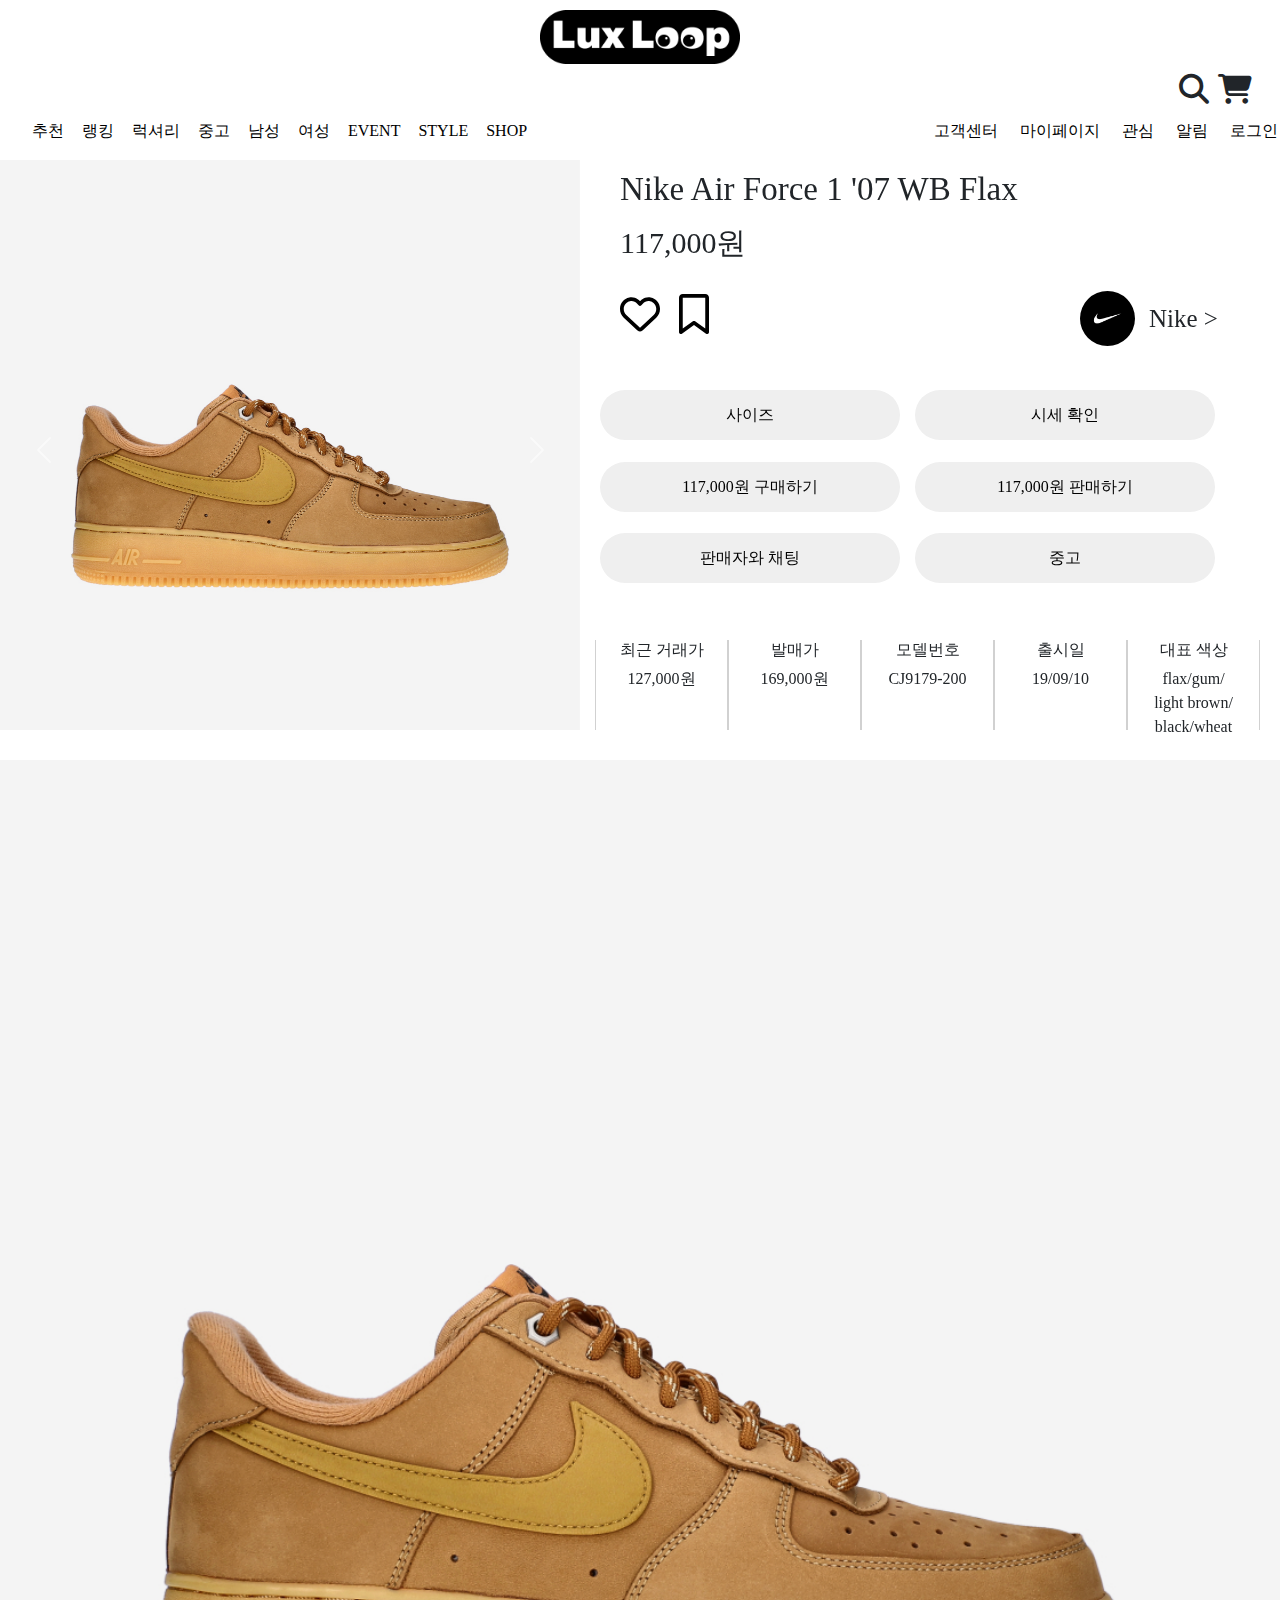
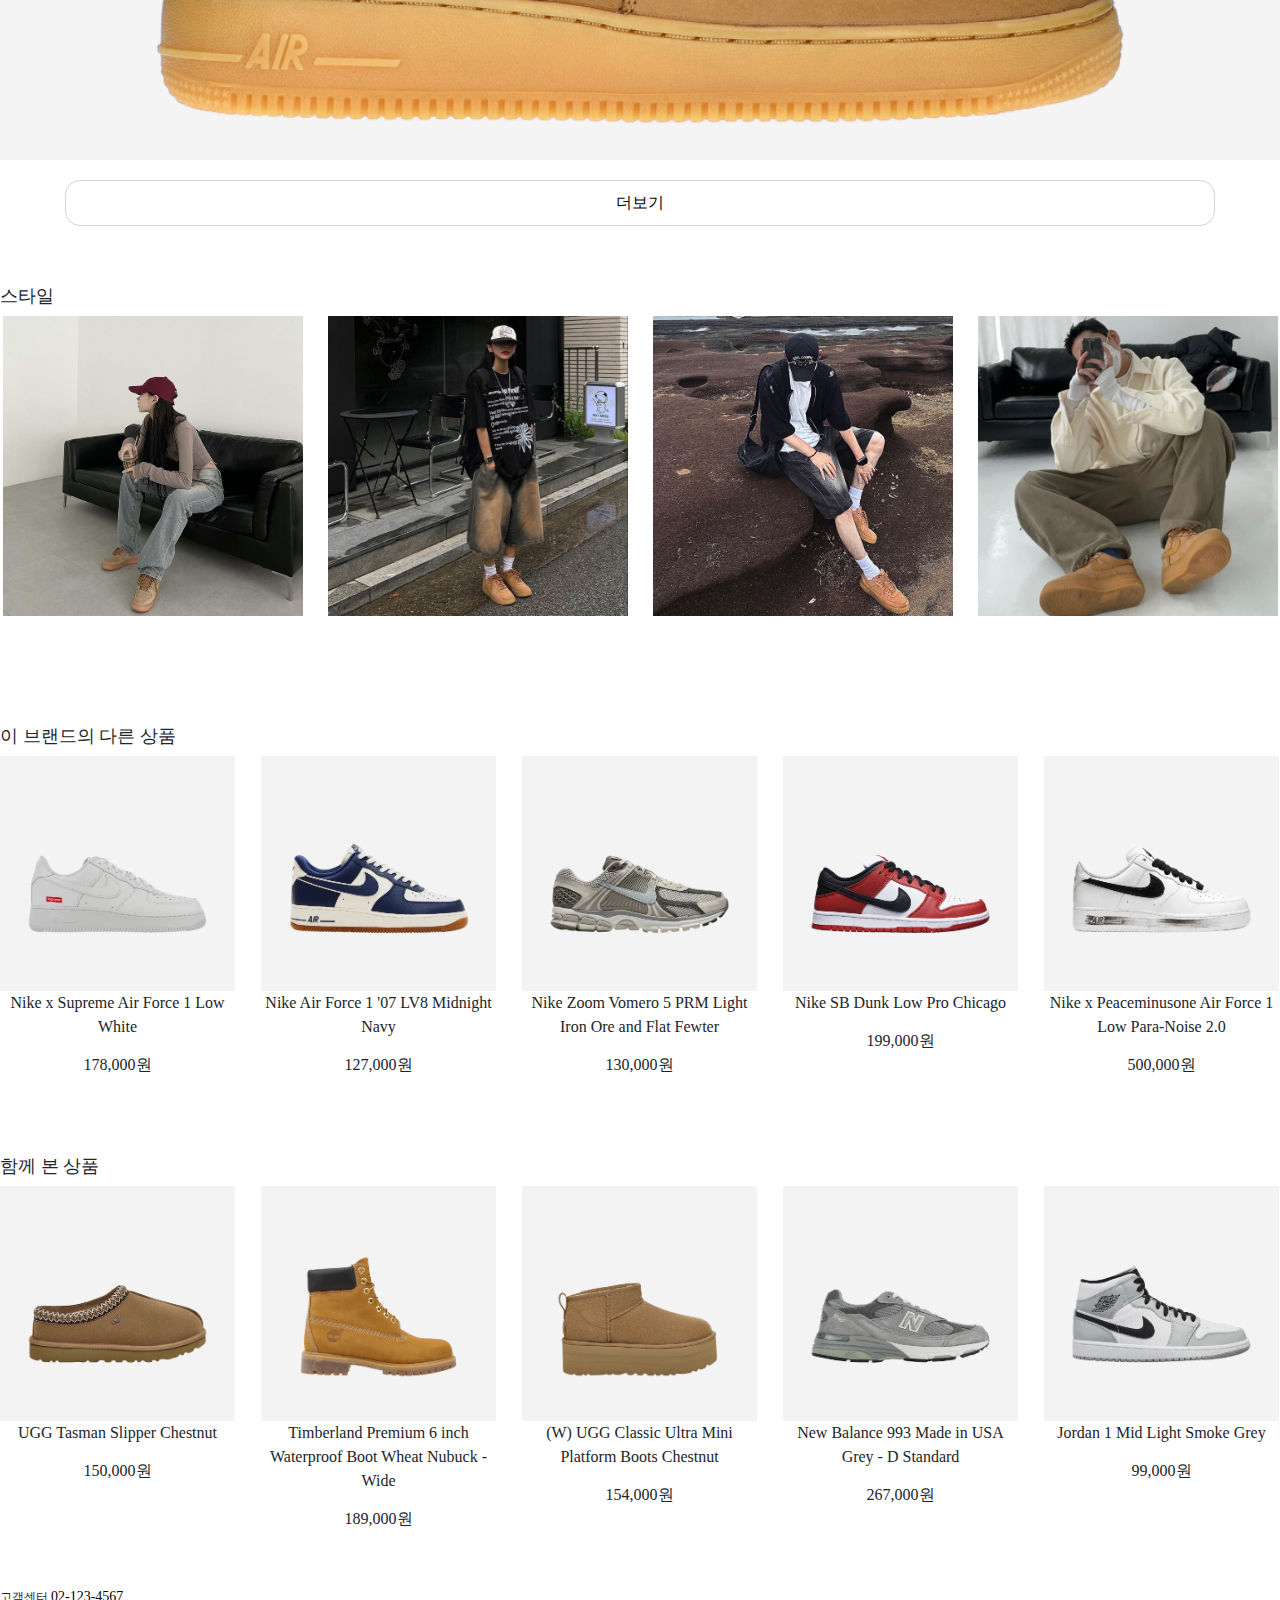
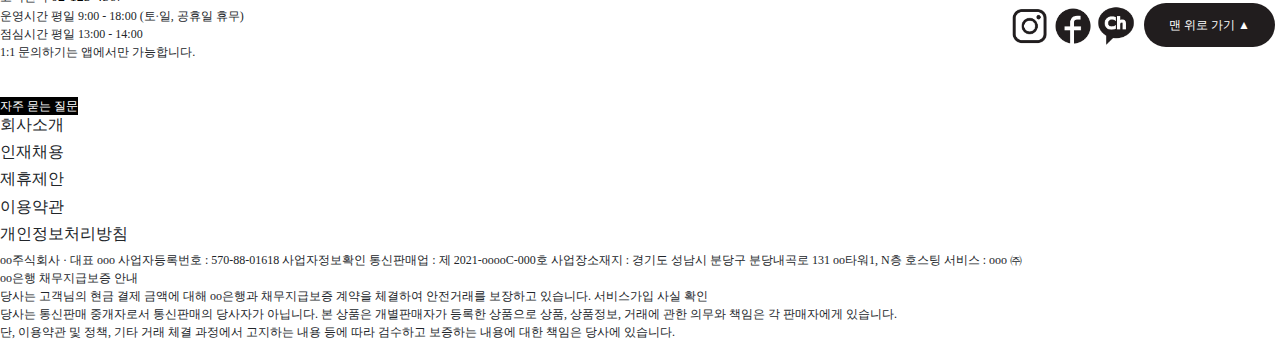
<file: 주요기능페이지2.html>
<!DOCTYPE html>
<html lang="en">

<head>
    <meta charset="UTF-8">
    <meta name="viewport" content="width=device-width, initial-scale=1.0">
    <link rel="icon" href="img3/파비콘.png">
    <link rel="stylesheet" href="style3.css">
    <link rel="stylesheet" href="https://cdnjs.cloudflare.com/ajax/libs/font-awesome/6.7.1/css/all.min.css">
    <link rel="stylesheet" href="https://cdn.jsdelivr.net/npm/bootstrap@5.3.3/dist/css/bootstrap.min.css">
    <title>Lux Loop</title>
</head>

<body>
    <nav class="desktop">
        <div class="container-box">
            <div class="logo">
                <a href="메인페이지.html">
                <img src="img3/로고.png" alt="로고">
                </a>
            </div>
            <span>
                <i class="fa-solid fa-magnifying-glass"></i>
                <i class="fa-solid fa-cart-shopping"></i>
            </span>

            <div class="menu-box">
                <div class="menu1">
                    <ul>
                        <li><a href="#">추천</a></li>
                        <li><a href="#">랭킹</a></li>
                        <li><a href="#">럭셔리</a></li>
                        <li><a href="#">중고</a></li>
                        <li><a href="#">남성</a></li>
                        <li><a href="#">여성</a></li>
                        <li><a href="#">EVENT</a></li>
                        <li><a href="#">STYLE</a></li>
                        <li><a href="#">SHOP</a></li>
                    </ul>
                </div>
                <div class="menu2">
                    <ul>
                        <li><a href="#">고객센터</a></li>
                        <li><a href="#">마이페이지</a></li>
                        <li><a href="#">관심</a></li>
                        <li><a href="#">알림</a></li>
                        <li><a href="#">로그인</a></li>
                    </ul>
                </div>
            </div>
        </div>
    </nav>

    <nav class="mobile">
        <div class="container-box">
            <div class="logoicons">
                <span class="logo">
                    <a href="메인페이지.html">
                        <img src="img3/로고.png" alt="로고">
                        </a>
                </span>
                <span>
                    <i class="fa-solid fa-magnifying-glass"></i>
                    <i class="fa-solid fa-cart-shopping"></i>
                </span>
            </div>

            <div class="menu1">
                <ul>
                    <li><a href="#">추천</a></li>
                    <li><a href="#">랭킹</a></li>
                    <li><a href="#">럭셔리</a></li>
                    <li><a href="#">중고</a></li>
                    <li><a href="#">남성</a></li>
                    <li><a href="#">여성</a></li>
                    <li><a href="#">EVENT</a></li>
                    <li><a href="#">STYLE</a></li>
                    <li><a href="#">SHOP</a></li>
                    <li><a href="#">마이페이지</a></li>
                    <li><a href="#">로그인</a></li>
                </ul>
            </div>
        </div>
    </nav>

    <header>
        <div class="header-box">
            <div class="main-img">
<!--                 <img src="img4/a_56586590956f4404862cbdaeff6a5e63.webp" alt=""> -->
                <div id="carouselExample" class="carousel slide" data-bs-ride="carousel">
                    <div class="carousel-inner">
                      <div class="carousel-item active">
                        <img src="img6/a_5a2c373cb54c454d8d274f14ce47d86c.jpg" class="d-block w-100" alt="상품 이미지1">
                      </div>
                      <div class="carousel-item">
                        <img src="img6/a_bd18d6d552bf470f938077325c25f455.jpg" class="d-block w-100" alt="상품 이미지2">
                      </div>
                      <div class="carousel-item">
                        <img src="img6/a_2e2f4bd065974438bd3e6bc94c4706d2.jpg" class="d-block w-100" alt="상품 이미지3">
                      </div>
                    </div>
                    <button class="carousel-control-prev" type="button" data-bs-target="#carouselExample" data-bs-slide="prev">
                      <span class="carousel-control-prev-icon" aria-hidden="true"></span>
                      <span class="visually-hidden">Previous</span>
                    </button>
                    <button class="carousel-control-next" type="button" data-bs-target="#carouselExample" data-bs-slide="next">
                      <span class="carousel-control-next-icon" aria-hidden="true"></span>
                      <span class="visually-hidden">Next</span>
                    </button>
                  </div>
                  
            </div>

            <div class="main-text">
                <div class="text1">
                    <h2>Nike Air Force 1 '07 WB Flax</h2>
                    <h3>117,000원</h3>
                    <div class="icons">
                    </div>
                    <div class="toggle">
                        <input type="checkbox" id="heart">
                        <label for="heart" class="heart"></label>
                        <input type="checkbox" id="bookmark">
                        <label for="bookmark" class="bookmark"></label>
                    </div>

                        <div class="brand-logo">
                        <img src="img5/a_a5c0e4c782fe4950a7a55eb5d6627886.webp" alt="나이키 브랜드 로고">
                        <p>Nike ></p>

                        
                    </div>
                </div>
            </div>
            <div class="text2">
                <button type="button">사이즈</button>
                <button type="button">시세 확인</button>
                <button type="button">117,000원 구매하기</button>
                <button type="button">117,000원 판매하기</button>
                <button type="button">판매자와 채팅</button>
                <button type="button">중고</button>
            </div>
            <div class="text3">
                <div>
                    <h6>최근 거래가</h6>
                    <p>127,000원</p>
                </div>
                <div>
                    <h6>발매가</h6>
                    <p>169,000원
                    </p>
                </div>
                <div>
                    <h6>모델번호</h6>
                    <p>CJ9179-200
                    </p>
                </div>
                <div>
                    <h6>출시일</h6>
                    <p>19/09/10
                    </p>
                </div>
                <div>
                    <h6>대표 색상</h6>
                    <p>flax/gum/<br>light brown/<br>black/wheat</p>
                </div>
            </div>
        </div>
    </header>
    
        <div class="gallery">
            <div class="photo"><img src="img11/b_1.jpg" alt="에어포스1 07 제품 사진 1"></div>
            <div class="photo"><img src="img11/b_2.jpg" alt="에어포스1 07 제품 사진 2"></div>
            <div class="photo"><img src="img11/b_3.jpg" alt="에어포스1 07 제품 사진 3"></div>
            <div class="photo"><img src="img11/b_4.jpg" alt="에어포스1 07 제품 사진 4"></div>
            <div class="photo"><img src="img11/b_5.jpg" alt="에어포스1 07 제품 사진 5"></div>
            <div class="photo"><img src="img11/b_6.jpg" alt="에어포스1 07 제품 사진 6"></div>
            <div class="photo"><img src="img11/b_7.jpg" alt="에어포스1 07 제품 사진 7"></div>
            <div class="photo"><img src="img11/b_8.jpg" alt="에어포스1 07 제품 사진 8"></div>
        </div>
        <button class="more-btn">더보기</button>

    <section class="section2">
        <div class="section2-box">
            <h4>스타일</h4>
            <div class="grid-container1">
                <div class="grid-items a1">
                    <img src="img7/Nike Air Force 1 '07 WB Flax1.jpg" alt="스타일 리뷰1">
                </div>
                <div class="grid-items a2">
                    <img src="img7/Nike Air Force 1 '07 WB Flax2.jpg" alt="스타일 리뷰2">
                </div>
                <div class="grid-items a3">
                    <img src="img7/Nike Air Force 1 '07 WB Flax3.jpg" alt="스타일 리뷰3">
                </div>
                <div class="grid-items a4">
                    <img src="img7/Nike Air Force 1 '07 WB Flax4.jpg" alt="스타일 리뷰4">
                </div>
            </div>
        </div>
    </section>

    <section class="section3">
        <div class="section3-box">
            <h4>이 브랜드의 다른 상품</h4>
            <div class="grid-container2">
                <div class="grid-items b1">
                    <img src="img8/a_1379738ed20947a8a52338c76436c3b8.webp" alt="Nike x Supreme Air Force 1 Low White 이미지">
                    <p>Nike x Supreme Air Force 1 Low White</p>
                    <h6>178,000원</h6>
                </div>
                <div class="grid-items b2">
                    <img src="img8/a_9cebeb9addba4de883ee5560079ceb18.webp" alt="Nike Air Force 1 '07 LV8 Midnight Navy 이미지">
                    <p>Nike Air Force 1 '07 LV8 Midnight Navy</p>
                    <h6>127,000원</h6>
                </div>
                <div class="grid-items b3">
                    <img src="img8/a_fc357690257c4957bee5e129574497a8.webp" alt="Nike Zoom Vomero 5 PRM Light Iron Ore and Flat Fewter 이미지">
                    <p>Nike Zoom Vomero 5 PRM Light Iron Ore and Flat Fewter</p>
                    <h6>130,000원</h6>
                </div>
                <div class="grid-items b4">
                    <img src="img8/p_25283_0_49cdded7858e457cb7186560b8a44ac1.webp" alt="Nike SB Dunk Low Pro Chicago 이미지">
                    <p>Nike SB Dunk Low Pro Chicago</p>
                    <h6>199,000원</h6>
                </div>
                <div class="grid-items b5">
                    <img src="img8/p_477d8861bbbd43e8aad3ee5d76c3df76.webp" alt="Nike x Peaceminusone Air Force 1 Low Para-Noise 2.0 이미지">
                    <p>Nike x Peaceminusone Air Force 1 Low Para-Noise 2.0</p>
                    <h6>500,000원</h6>
                </div>
            </div>
        </div>
    </section>

    <section class="section4">
        <div class="section4-box">
            <h4>함께 본 상품</h4>
            <div class="grid-container3">
                <div class="grid-items c1">
                    <img src="img9/a_1ceb260f97ce4d5ea48b3f543637ab7b.webp" alt="UGG Tasman Slipper Chestnut 이미지">
                    <p>UGG Tasman Slipper Chestnut</p>
                    <h6>150,000원</h6>
                </div>
                <div class="grid-items c2">
                    <img src="img9/a_3fc8e16158ad41b7a87731571feafecb.webp" alt="Timberland Premium 6 inch Waterproof Boot Wheat Nubuck - Wide 이미지">
                    <p>Timberland Premium 6 inch Waterproof Boot Wheat Nubuck - Wide</p>
                    <h6>189,000원</h6>
                </div>
                <div class="grid-items c3">
                    <img src="img9/a_65183ffa6ea64bf18ed75ed5c432a3d9.webp" alt="(W) UGG Classic Ultra Mini Platform Boots Chestnut 이미지">
                    <p>(W) UGG Classic Ultra Mini Platform Boots Chestnut</p>
                    <h6>154,000원</h6>
                </div>
                <div class="grid-items c4">
                    <img src="img9/a_bac5a56bce48443482ebd44a8280a5be.webp" alt="New Balance 993 Made in USA Grey - D Standard 이미지">
                    <p>New Balance 993 Made in USA Grey - D Standard</p>
                    <h6>267,000원</h6>
                </div>
                <div class="grid-items c5">
                    <img src="img9/p_23354_0_b7ec97887406476dad205d9fd6268b79.webp" alt="Jordan 1 Mid Light Smoke Grey 이미지">
                    <p>Jordan 1 Mid Light Smoke Grey</p>
                    <h6>99,000원</h6>
                </div>
            </div>
        </div>
    </section>

    <footer>
        <div class="footer-box">
            <div class="footer-img">
                <img src="img3/Untitled-1.png" alt="인스타그램 로고">
                <img src="img3/Untitled-2.png" alt="페이스북 로고">
                <img src="img3/Untitled-3.png" alt="카카오톡 채널 상담 로고">
                <a href="#" class="top-button">맨 위로 가기 ▲</a>
            </div>


            <div class="cs">
                <p>
                    고객센터 <a href="tel:02-123-4567">02-123-4567</a><br>
                    운영시간 평일 9:00 - 18:00 (토∙일, 공휴일 휴무)<br>
                    점심시간 평일 13:00 - 14:00<br>
                    1:1 문의하기는 앱에서만 가능합니다.
                </p>
                <button type="button">자주 묻는 질문</button>
                <h6>회사소개</h6>
                <h6>인재채용</h6>
                <h6>제휴제안</h6>
                <h6>이용약관</h6>
                <h6>개인정보처리방침</h6>
                <p>
                    oo주식회사 · 대표 ooo 사업자등록번호 : 570-88-01618 사업자정보확인 통신판매업 : 제 2021-ooooC-000호
                    사업장소재지 : 경기도 성남시 분당구 분당내곡로 131 oo타워1, N층 호스팅 서비스 : ooo ㈜<br>
                    oo은행 채무지급보증 안내<br>
                    당사는 고객님의 현금 결제 금액에 대해 oo은행과 채무지급보증 계약을 체결하여 안전거래를 보장하고 있습니다. 서비스가입 사실 확인<br>
                    당사는 통신판매 중개자로서 통신판매의 당사자가 아닙니다. 본 상품은 개별판매자가 등록한 상품으로 상품, 상품정보, 거래에 관한 의무와 책임은 각 판매자에게 있습니다.<br>
                    단, 이용약관 및 정책, 기타 거래 체결 과정에서 고지하는 내용 등에 따라 검수하고 보증하는 내용에 대한 책임은 당사에 있습니다.
                </p>
            </div>
        </div>
    </footer>

    <script src="https://cdn.jsdelivr.net/npm/bootstrap@5.3.3/dist/js/bootstrap.bundle.min.js"></script>


    <script src="https://code.jquery.com/jquery-3.7.1.min.js"
        integrity="sha256-/JqT3SQfawRcv/BIHPThkBvs0OEvtFFmqPF/lYI/Cxo=" crossorigin="anonymous"></script>
        <script>
            const gallery = document.querySelector('.gallery');
            const moreBtn = document.querySelector('.more-btn');
    
            moreBtn.addEventListener('click', () => {
                gallery.classList.toggle('open');
                if (gallery.classList.contains('open')) {
                    moreBtn.textContent = '접기';
                } else {
                    moreBtn.textContent = '더보기';
                }
            });
        </script>
</body>

</html>
</file>
<file: home.css>
*{
    margin: 0;
    padding: 0;
    list-style-type: none;
    text-decoration: none;
    font-family: 'Noto Sans KR';
    
}
body{
    overflow-x: hidden;
}
.desktop{
    width: 100vw;
    height: 150px;
    display: block;
    text-align: center;
}
.mobile{
display: none;
}
.container-box{
    width: 100%;
    height: 120px;
    span{
    display: block;
    margin: 15px;
    }
}
.logo{
    width: 200px;
    line-height: 50px;
    margin: 10px auto 10px auto;
}
.logo img{
    width: 200px;
}
.fa-magnifying-glass{
    display: inline-block;
    margin-left: 1200px;
    font-size: 20px;
    cursor: pointer;
/*     padding-bottom: 20px; */
}
.fa-cart-shopping{
/*     display: inline-block; */
    font-size: 20px;
    margin-left: 5px;
    cursor: pointer;
}

.menu-box{
    width: 1280px;
    height: 30px;
    position: absolute;
    left: 50%;
    transform: translateX(-50%);
    display: flex;
    justify-content: space-between;
    align-items: center;
}
.menu1{
    position: absolute;
    margin-left: -30px;
    a{
    text-decoration: none;
    }

}
.menu2{
    margin-left: 900px;
    width: 800px;
    a{
        text-decoration: none;
    }
}
ul{
    display: flex;
    column-gap: 18px;
    a{
            color: black;
    }
}
li{
    display: flex;
    flex-direction: column;
    justify-content: center;
    align-items: center;
    flex-grow: 1;
}

.header{
}
.carousel{
    height: 50%;
    margin: auto;
    img{
        width: 100%;
        margin: auto;
    }
}


.grid-container{
    margin: auto;
    display: grid;
    width: 1280px;
    grid-template-rows: 25% 25% 25% 25% ;
    grid-template-columns: 1fr;
    grid-template-areas: 
    "a1 a2 a3 a4"
    "a5 a6 a7 a8"
    "a9 a10 a11 a12"
    ;
    gap: 30px 40px;
    text-align: center;
}
.grid-container div{
    cursor: pointer;
}
img{
    width: 290px;
    cursor: pointer;
}
.section1{
        margin: auto;
        width: 1280px;
        height: 600px;
    a{
        text-decoration: none;
        color: black;
    }
}
.section1-box h4{
    font-size: 18px;
    margin-top: 30px;
}

.section2{
    width: 1280px;
    height: 500px;
    margin: 60px auto 0 auto;
    h4{
        font-size: 18px;
    }
    .c1, .c2{
        a{
            text-decoration: none;
            color: black;
        }
    }
}

.section3{
    margin: auto;
    width: 1280px;
}
.section3-box h4{
font-size: 18px;
}

.footer-box{
    width: 1280px;
    height: 300px;
    margin: auto;
    font-size: 12px;
    img{
        width: 40px;
        cursor: pointer;
    }
    pre{
        cursor: pointer;
    }
}
.footer-img{
    float: right;
    margin-top: 20px;
    img{
        width: 32px;
        margin: 3px;
    }
    .top-button{
        border: none;
        background-color: #211D1E;
        padding: 10px 20px;
        margin: 0 0 0 5px;
        border-radius: 50px;
        color: white;
        text-decoration: none;
        
    }
}
button{
        background-color: black;
        color: white;
        border: none;
}
.cs{
    a{
        text-decoration: none;
        color: black;
        font-size: 14px;
    }
    h6{
        cursor: pointer;
    }
    p{
        padding-bottom: 20px;
    }
}
.top-button:hover{
    background-color: #3d3637;
}

.inf{
    all: unset;
    display: grid;
    grid-template-columns: repeat(5, 1fr);
    width: 500px;
    gap: 0;
    margin-top: -20px;
    p{
        cursor: pointer;
    }
}

nav{
    grid-area: nav;
}
header{
    grid-area: header;
}
.section1{
    grid-area: section1;
}
.section2{
    grid-area: section2;
}
.section3{
    grid-area: section3;
}
footer{
    grid-area: footer;
}

.a1{
    grid-area: a1;
}
.a2{
    grid-area: a2;
}
.a3{
    grid-area: a3;
}
.a4{
    grid-area: a4;
}
.a5{
    grid-area: a5;
}
.a6{
    grid-area: a6;
}
.a7{
    grid-area: a7;
}
.a8{
    grid-area: a8;
}
.a9{
    grid-area: a9;
}
.a10{
    grid-area: a10;
}
.a11{
    grid-area: a11;
}
.a12{
    grid-area: a12;
}


@media screen and (max-width: 768px) {
    body {
        display: flex;
        flex-direction: column;
        align-items: center;
        overflow-x: hidden;
    }
    .desktop {
        display: none;
        height: 200px;
        width: 100vW;
    }
    .mobile{
        display: block;
        height: 110px;
        width: 100vW;
    }
    .container-box{
        text-align: center;
    }
    .logoicons{
        width: 700px;
        height: 60px;
        display: flex;
        justify-content: space-between;
        align-items: center;
        margin: auto;

        .logo{
            margin: 0;
            margin-top: 5px;
            img{
                width: 150px;
            }
        }
        .fa-solid{
            margin: 10px 0 0 0 ;
            font-size: 20px;
        }
    }
    .menu1{
        margin-left: 25px;
        margin-top: 10px;
        width: 700px;
        height: 30px;
    }

    .menu-box {
        flex-direction: column;
        gap: 10px;
    }
    ul {
        flex-direction: row;
        gap: 5px;
    }
    .fa-magnifying-glass,
    .fa-cart-shopping {
        padding: 3px;
        font-size: 10px;
    }
    .carousel img {
        object-fit: cover;
        height: 400px;
    }
    .section1{
        h4{
            margin: 30px 0 10px 30px;
        }
    }
    .section1 .grid-container {
        float: left;
        margin-left: 30px;
        display: grid;
        width: 680px;
        height: 600px;
        grid-template-rows: 1fr 1fr 1fr ;
        grid-template-columns: 1fr 1fr 1fr 1fr;
        grid-template-areas: 
        "a1 a2 a3"
        "a4 a5 a6"
        "a7 a8 a9"
        "a10 a11 a12"
        ;
    }
    .section1 .grid-container div img {
        width: 200px;
        border-radius: 20px;
    }

    .section2 {
        height: auto;
        padding: 20px;
        h4{
            margin: 30px 0 0 15px;
            font-size: 18px;
        }
    }
    .section2 .grid-container{
        float: left;
        margin-left: 15px;
        margin-bottom: 70px;
        display: grid;
        width: 680px;
        height: 700px;
        grid-template-rows: 1fr 1fr ;
        grid-template-columns: 1fr 1fr ;
        grid-template-areas: 
        "c1 c2"
        "c3 c4"
        ;
    }


    .section3 .grid-container {
        float: left;
        margin-left: 30px;
        display: grid;
        width: 680px;
        height: 600px;
        grid-template-rows: 1fr 1fr 1fr ;
        grid-template-columns: 1fr 1fr 1fr 1fr;
        grid-template-areas: 
        "a1 a2 a3"
        "a4 a5 a6"
        "a7 a8 a9"
        "a10 a11 a12"
        ;
    }

    .section3 .grid-container div img {
        width: 200px;
        border-radius: 20px;
    }
    .section3 h4{
        margin: 30px 0 10px 30px;
    }


    footer {
        width: 700px;
        height: 350px;
        margin-top: 40px;
    }
    .footer-box{
        width: 700px;
        height: 350px;
    }
    .footer-img {

    }
    .footer-img img {
        margin: 5px 3px;
    }
    .cs {
        font-size: 10px;
        line-height: 1.5;
        button{
            color: white;
            background-color: #211D1E;
            border: none;
            padding: 3px;
        }
    }
    .cs button {
        font-size: 12px;
        padding: 5px 10px;
    }
}
</file>
<file: popular knitwear and cardigan.css>
*{
    margin: 0;
    padding: 0;
    list-style-type: none;
    text-decoration: none;
    font-family: 'Noto Sans KR';
    
}
body{
    overflow-x: hidden;
}
.desktop{
    width: 100vw;
    height: 150px;
    display: block;
    text-align: center;
}
.mobile{
display: none;
}
.container-box{
    width: 100%;
    height: 120px;
    span{
    display: block;
    margin: 15px;
    }
}
.logo{
    width: 200px;
    line-height: 50px;
    margin: 10px auto 10px auto;
}
.logo img{
    width: 200px;
}
.fa-magnifying-glass{
    display: inline-block;
    margin-left: 1200px;
    font-size: 20px;
    cursor: pointer;
/*     padding-bottom: 20px; */
}
.fa-cart-shopping{
/*     display: inline-block; */
    font-size: 20px;
    margin-left: 5px;
    cursor: pointer;
}

.menu-box{
    width: 1280px;
    height: 30px;
    position: absolute;
    left: 50%;
    transform: translateX(-50%);
    display: flex;
    justify-content: space-between;
    align-items: center;
}
.menu1{
    position: absolute;
    margin-left: -30px;
    a{
    text-decoration: none;
    }

}
.menu2{
    margin-left: 900px;
    width: 800px;
    a{
        text-decoration: none;
    }
}
ul{
    display: flex;
    column-gap: 18px;
    a{
            color: black;
    }
}
li{
    display: flex;
    flex-direction: column;
    justify-content: center;
    align-items: center;
    flex-grow: 1;
}

.grid-container{
    margin: auto;
    display: grid;
    width: 1280px;
    grid-template-rows: auto auto ;
    grid-template-columns: 1fr 1fr 1fr 1fr ;
    grid-template-areas: 
    "a1 a2 a3 a4"
    "a5 a6 a7 a8"
    "a9 a10 a11 a12"
    ;
    gap: 30px 40px;
    text-align: center;
}
.grid-container div{
    cursor: pointer;
}
img{
    width: 290px;
    cursor: pointer;
}
.section1{
    text-align: center;
        margin: auto;
        width: 1280px;
        height: 4600px;
        margin-top: 25px;
    a{
        text-decoration: none;
        color: black;
    }
    h3{
        font-size: 22px;
        font-weight: bold;
    }
    h2{
        font-size: 18px;
        margin-bottom: 30px;
    }
}
.section1-box h4{
    font-size: 18px;
    margin-top: 30px;
}

/* .section2{
    width: 1280px;
    margin: 60px auto 0 auto;
    h4{
        font-size: 18px;
    }

    h5{
        margin-top: 15px;
        font-size: 16px;
        font-weight: bold;
    }
    p{
        font-size: 15px;
    }
    h6{
        font-size: 15px;
        margin-top: -10px;
    }
    .c1, .c2{
        a{
            text-decoration: none;
            color: black;
        }
    }
}
.section2-box{
    margin-bottom: 30px;
} */

.footer-box{
    width: 1280px;
    height: 300px;
    margin: auto;
    font-size: 12px;
    img{
        width: 40px;
        cursor: pointer;
    }
    pre{
        cursor: pointer;
    }
}
.footer-img{
    float: right;
    margin-top: 20px;
    img{
        width: 32px;
        margin: 3px;
    }
    .top-button{
        border: none;
        background-color: #211D1E;
        padding: 10px 20px;
        margin: 0 0 0 5px;
        border-radius: 50px;
        color: white;
        text-decoration: none;
        
    }
}
button{
        background-color: black;
        color: white;
        border: none;
}
.cs{
    a{
        text-decoration: none;
        color: black;
        font-size: 14px;
    }
    h6{
        cursor: pointer;
    }
    p{
        padding-bottom: 20px;
    }
}
.top-button:hover{
    background-color: #3d3637;
}

.inf{
    all: unset;
    display: grid;
    grid-template-columns: repeat(5, 1fr);
    width: 500px;
    gap: 0;
    margin-top: -20px;
    p{
        cursor: pointer;
    }
}

nav{
    grid-area: nav;
}
header{
    grid-area: header;
}
.section1{
    grid-area: section1;
}
.section2{
    grid-area: section2;
}
.section3{
    grid-area: section3;
}
footer{
    grid-area: footer;
}

.a1{
    grid-area: a1;
}
.a2{
    grid-area: a2;
}
.a3{
    grid-area: a3;
}
.a4{
    grid-area: a4;
}
.a5{
    grid-area: a5;
}
.a6{
    grid-area: a6;
}
.a7{
    grid-area: a7;
}
.a8{
    grid-area: a8;
}
.a9{
    grid-area: a9;
}
.a10{
    grid-area: a10;
}
.a11{
    grid-area: a11;
}
.a12{
    grid-area: a12;
}


@media screen and (max-width: 768px) {
    body {
        display: flex;
        flex-direction: column;
        align-items: center;
        overflow-x: hidden;
    }
    .desktop {
        display: none;
        height: 200px;
        width: 100vW;
    }
    .mobile{
        display: block;
        height: 110px;
        width: 100vW;
    }
    .container-box{
        text-align: center;
    }
    .logoicons{
        width: 700px;
        height: 60px;
        display: flex;
        justify-content: space-between;
        align-items: center;
        margin: auto;

        .logo{
            margin: 0;
            margin-top: 5px;
            img{
                width: 150px;
            }
        }
        .fa-solid{
            margin: 10px 0 0 0 ;
            font-size: 20px;
        }
    }
    .menu1{
        margin-left: 25px;
        margin-top: 10px;
        width: 700px;
        height: 30px;
    }

    .menu-box {
        flex-direction: column;
        gap: 10px;
    }
    ul {
        flex-direction: row;
        gap: 5px;
    }
    .fa-magnifying-glass,
    .fa-cart-shopping {
        padding: 3px;
        font-size: 10px;
    }
    .carousel img {
        object-fit: cover;
        height: 400px;
    }
    .section1{
        h4{
            margin: 30px 0 10px 30px;
        }
    }
    .section1 .grid-container {
        float: left;
        margin-left: 30px;
        display: grid;
        width: 680px;
        height: 600px;
        grid-template-rows: 1fr 1fr 1fr ;
        grid-template-columns: 1fr 1fr 1fr 1fr;
        grid-template-areas: 
        "a1 a2 a3"
        "a4 a5 a6"
        "a7 a8 a9"
        "a10 a11 a12"
        ;
    }
    .section1 .grid-container div img {
        width: 200px;
        border-radius: 20px;
    }

    .section2 {
        height: auto;
        padding: 20px;
        h4{
            margin: 30px 0 0 15px;
            font-size: 18px;
        }
    }
    .section2 .grid-container{
        float: left;
        margin-left: 15px;
        margin-bottom: 70px;
        display: grid;
        width: 680px;
        height: 700px;
        grid-template-rows: 1fr 1fr ;
        grid-template-columns: 1fr 1fr ;
        grid-template-areas: 
        "c1 c2"
        "c3 c4"
        ;
    }


    .section3 .grid-container {
        float: left;
        margin-left: 30px;
        display: grid;
        width: 680px;
        height: 600px;
        grid-template-rows: 1fr 1fr 1fr ;
        grid-template-columns: 1fr 1fr 1fr 1fr;
        grid-template-areas: 
        "a1 a2 a3"
        "a4 a5 a6"
        "a7 a8 a9"
        "a10 a11 a12"
        ;
    }

    .section3 .grid-container div img {
        width: 200px;
        border-radius: 20px;
    }
    .section3 h4{
        margin: 30px 0 10px 30px;
    }


    footer {
        width: 700px;
        height: 350px;
        margin-top: 40px;
    }
    .footer-box{
        width: 700px;
        height: 350px;
    }
    .footer-img {

    }
    .footer-img img {
        margin: 5px 3px;
    }
    .cs {
        font-size: 10px;
        line-height: 1.5;
        button{
            color: white;
            background-color: #211D1E;
            border: none;
            padding: 3px;
        }
    }
    .cs button {
        font-size: 12px;
        padding: 5px 10px;
    }
}
</file>
<file: style3.css>
*{
    margin: 0;
    padding: 0;
    list-style-type: none;
    text-decoration: none;
    font-family: 'Noto Sans KR';
}
body{
    overflow-x: hidden;
}

.mobile{
    display: none;
    }
nav{
    width: 100vw;
    height: 130px;
    text-align: center;
}
.container-box{
    width: 100%;
    height: 120px;
}
.logo{
    width: 200px;
    line-height: 50px;
    margin: 10px auto 10px auto;
}
.logo img{
    width: 200px;
}

.fa-magnifying-glass{
    display: inline-block;
    margin-left: 1150px;
    font-size: 30px;
    cursor: pointer;
}
.fa-cart-shopping{
    display: inline-block;
    font-size: 30px;
    margin-left: 5px;
    cursor: pointer;
    margin-bottom: 20px;
}

.menu-box{
    width: 1280px;
    height: 30px;
    position: absolute;
    left: 50%;
    transform: translateX(-50%);
    display: flex;
    justify-content: space-between;
    align-items: center;
}
.menu1{
    position: absolute;
    a{
    text-decoration: none;
    }

}
.menu2{
    margin-left: 900px;
    width: 800px;
    a{
        text-decoration: none;
    }
}
ul{
    display: flex;
    column-gap: 18px;
    a{
            color: black;
    }
}
li{
    display: flex;
    flex-direction: column;
    justify-content: center;
    align-items: center;
    flex-grow: 1;
}

header {
    margin: auto;
    margin-top: 20px;
    width: 1280px;
    height: 600px;
}
.header-box {
    display: flex;
    width: 100%;
    height: 100%;
}

.carousel {
    width: 580px;
    height: 580px;
}


.main-img {
}
.main-img img {
    width: 570px;
    height: 570px;
}

.main-text {
    width: 650px;
    height: 600px;
    padding-left: 20px;
    position: absolute;
}

.text1 {
    height: 200px;
    width: 650px;
    position: relative;
    padding-top: 10px;
    left: 600px;
    h2{
        font-size: 33px;
    }
    h3{
    margin-top: 15px;
    font-size: 30px;
    }
}
.icons{
    position: absolute;
}
.brand-logo{
    display: flex;
    img{
        border-radius: 50%;
        height: 55px;
        cursor: pointer;
        margin-top: -50px;
        margin-left: 460px;
    }
    p{
        font-size: 25px;
        padding: 14px;
        cursor: pointer;
        margin-top: -55px;
    }
}


.toggle {
    display: inline-block;
    cursor: pointer;
    margin-top: 25px;
}
input[type="checkbox"] {
    display: none;
}
.heart {
    margin-right: 10px;
    display: inline-block;
    width: 40px;
    height: 40px;
    background: url('img5/heart-regular.svg') no-repeat center;
    background-size: contain;
    transition: all 0.3s;
}
input[type="checkbox"]:checked + .heart {
    background: url('img5/heart-solid.svg') no-repeat center;
    background-size: contain;
}
.bookmark {
    display: inline-block;
    width: 40px;
    height: 40px;
    background: url('img5/bookmark-regular.svg') no-repeat center;
    background-size: contain;
    transition: all 0.3s;
}
input[type="checkbox"]:checked + .bookmark {
    background: url('img5/bookmark-solid.svg') no-repeat center;
    background-size: contain;
}

.text2 {
    height: 200px;
    width: 1850px;
    position: relative;
    top: 230px;
    left: 20px;
    display: grid;
    grid-template-rows: 1fr 1fr 1fr ;
    grid-template-columns: 1fr 1fr;
    gap: 15px;
    button{
        width: 300px;
        height: 50px;
        border-radius: 30px;
        border: none;
        color: black;
    }
}

.text2 button:hover {
    background-color: rgb(223, 223, 223);
}
.text3{
    height: 90px;
    width: 890px;
    position: relative;
    top: 480px;
    left: -600px;

    display: grid;
    grid-template-rows: 1fr ;
    grid-template-columns: 1fr 1fr 1fr 1fr 1fr ;
    text-align: center;

    div{
        border: 1px rgb(209, 209, 209) solid ;
        border-top: none;
        border-bottom: none;
        width: 133px;
        height: 90px;
    }
}

.gallery {
    max-height: 1000px;
    overflow: hidden;
    transition: max-height 0.3s ease;
    text-align: center;
    img{
        width: 1280px;
    }
}

.gallery.open {
    max-height: none;
}

.photo {
    margin: auto;
}

.more-btn {
    display: block;
    margin: 20px auto;
    padding: 10px 550px;
    background-color: white;
    color: rgb(0, 0, 0);
    border: 1px solid rgb(211, 211, 211);
    border-radius: 15px;
    cursor: pointer;
    text-align: center;
}

.more-btn:hover {
    background-color: #f3f3f3;
}

.section2-box{
    width: 1280px;
    height: 380px;
    margin: 60px auto;
    h4{
        font-size: 18px;
        margin-top: 30px;
    }
    img{
        width: 300px;
        cursor: pointer;
    }
}
.grid-container1{
    display: grid;
    width: 1280px;

    grid-template-areas: 
    "a1 a2 a3 a4"
    ;
    text-align: center;
    gap: 20px;
}

.section3-box{
    width: 1280px;
    height: 350px;
    margin: auto;
    h4{
        font-size: 18px;
        margin-top: 30px;
    }
    img{
        width: 235px;
        height: 235px;
        cursor: pointer;
    }
}
.grid-container2{
    display: grid;
    width: 1280px;

    grid-template-areas: 
    "b1 b2 b3 b4 b5"
    ;
    text-align: center;
    gap: 25px;

    div{
        background-color: rgb(243, 243, 243);
        width: 235px;
        height: 235px;
        cursor: pointer;
    }
}

.section4-box{
    width: 1280px;
    height: 350px;
    margin: 80px auto;
    h4{
        font-size: 18px;
        margin-top: 30px;
    }
    img{
        width: 235px;
        height: 235px;
        cursor: pointer;
    }
}
.grid-container3{
    display: grid;
    width: 1280px;

    grid-template-areas: 
    "b1 b2 b3 b4 b5"
    ;
    text-align: center;
    gap: 25px;

    div{
        background-color: rgb(243, 243, 243);
        width: 235px;
        height: 235px;
        cursor: pointer;
    }
}

.footer-box{
    width: 1280px;
    height: 300px;
    margin: auto;
    font-size: 12px;

    img{
        width: 40px;
        cursor: pointer;
    }

    pre{
        cursor: pointer;
    }
}
.footer-img{
    float: right;
    margin-top: 20px;


    .top-button{
        border: none;
        background-color: #211D1E;
        padding: 15px 25px;
        margin: 5px;
        border-radius: 50px;
        color: white;
        text-decoration: none;
        
    }
    .top-button:hover{
        background-color: rgb(161, 161, 161);
    }
}


.cs button{
        background-color: rgb(0, 0, 0);
        color: rgb(255, 255, 255);
        border: none;
}

.cs{
    a{
        text-decoration: none;
        color: black;
        font-size: 14px;
    }
    h6{
        cursor: pointer;
    }
    p{
        padding-bottom: 20px;
    }
}



.a1{
    grid-area: a1;
}
.a2{
    grid-area: a2;
}
.a3{
    grid-area: a3;
}
.a4{
    grid-area: a4;
}
/* .b1{
    grid-area: b1;
}
.b2{
    grid-area: b2;
}
.b3{
    grid-area: b3;
}
.a4{
    grid-area: b4;
}
.a1{
    grid-area: a1;
}
.a2{
    grid-area: a2;
}
.a3{
    grid-area: a3;
}
.c4{
    grid-area: a4;
} */


@media screen and (max-width: 768px) {
    body {
        display: flex;
        flex-direction: column;
        align-items: center;
        overflow-x: hidden;
    }
    .desktop {
        display: none;
        height: 200px;
        width: 100vW;
    }
    .mobile{
        display: block;
        height: 110px;
        width: 100vW;
    }
    .container-box{
        text-align: center;
    }
    .logoicons{
        width: 700px;
        height: 60px;
        display: flex;
        justify-content: space-between;
        align-items: center;
        margin: auto;

        .logo{
            margin: 0;
            margin-top: 5px;
            img{
                width: 150px;
            }
        }
        .fa-solid{
            margin: 0 8px 0 0 ;
            font-size: 25px;
        }
    }
    .menu1{
        margin-left: 25px;
        margin-top: 10px;
        width: 700px;
        height: 30px;
    }

    .menu-box {
        flex-direction: column;
        gap: 10px;
    }
    ul {
        flex-direction: row;
        gap: 5px;
    }
    .fa-magnifying-glass,
    .fa-cart-shopping {
        padding: 3px;
        font-size: 10px;
    }


    header {
        margin: auto;
        margin-top: 20px;
        width: 1280px;
        height: 1200px;
    }
    .header-box {
        display: flex;
        width: 100%;
        height: 100%;
    }
    
    .carousel {
        width: 580px;
        height: 580px;
    }
    
    
    .main-img {
        margin-left: 81px;
    }
    .main-img img {
        width: 570px;
        height: 570px;
    }
    
    .main-text {
        width: 768px;
        height: 600px;
        top: 720px;
        position: absolute;
    }
    
    .text1 {
        height: 200px;
        width: 650px;
        left: 60px;
        position: relative;
        padding-top: 10px;
        h2{
            font-size: 33px;
        }
        h3{
        margin-top: 15px;
        font-size: 30px;
        }
    }
    .icons{
        position: absolute;
    }
    .brand-logo{
        display: flex;
        img{
            border-radius: 50%;
            height: 55px;
            cursor: pointer;
            margin-top: -50px;
            margin-left: 420px;
        }
        p{
            font-size: 25px;
            padding: 14px;
            cursor: pointer;
            margin-top: -55px;
        }
    }
    
    
    .toggle {
        display: inline-block;
        cursor: pointer;
        margin-top: 25px;
    }
    input[type="checkbox"] {
        display: none;
    }
    .heart {
        margin-right: 10px;
        display: inline-block;
        width: 40px;
        height: 40px;
        background: url('img5/heart-regular.svg') no-repeat center;
        background-size: contain;
        transition: all 0.3s;
    }
    input[type="checkbox"]:checked + .heart {
        background: url('img5/heart-solid.svg') no-repeat center;
        background-size: contain;
    }
    .bookmark {
        display: inline-block;
        width: 40px;
        height: 40px;
        background: url('img5/bookmark-regular.svg') no-repeat center;
        background-size: contain;
        transition: all 0.3s;
    }
    input[type="checkbox"]:checked + .bookmark {
        background: url('img5/bookmark-solid.svg') no-repeat center;
        background-size: contain;
    }
    
    .text2 {
        height: 200px;
        width: 1850px;
        position: relative;
        top: 800px;
        left: -600px;
        display: grid;
        grid-template-rows: 1fr 1fr 1fr ;
        grid-template-columns: 1fr 1fr;
        gap: 15px;
        button{
            width: 300px;
            height: 50px;
            border-radius: 30px;
            border: none;
            color: black;
        }
    }
    
    .text2 button:hover {
        background-color: rgb(223, 223, 223);
    }
    .text3{
        height: 90px;
        width: 870px;
        position: relative;
        top: 1040px;
        left: -1213px;
    
        display: grid;
        grid-template-rows: 1fr ;
        grid-template-columns: 1fr 1fr 1fr 1fr 1fr ;
        text-align: center;
    
        div{
            border: 1px rgb(209, 209, 209) solid ;
            border-top: none;
            border-bottom: none;
            width: 123px;
            height: 90px;
        }
    }



    .gallery {
        max-height: 800px;
        overflow: hidden;
        transition: max-height 0.3s ease;
        text-align: center;
        img{
            width: 768px
        }
    }
    .more-btn {
        padding: 10px 300px;
    }

    

    .section2-box{
        width: 768px;
        height: 700px;
        margin: 60px auto;
        .b5{
            display: none;
        }
        h4{
            font-size: 18px;
            margin: 0 0 20px 70px;
        }
        img{
            width: 300px;
            cursor: pointer;
            text-align: center;
        }
    }
    .grid-container1{
        margin: 0 70px ;
        text-align: center;
        display: grid;
        width: 1280px;
        grid-template-columns: 1fr 1fr 1fr 1fr;
        grid-template-areas: 
        "a1 a2"
        "a3 a4"
        ;
        text-align: center;
        gap: 30px;
    }

    .section3-box{
        width: 768px;
        height: 800px;
        margin: 60px auto;
        .b5{
            display: none;
        }
        h4{
            font-size: 18px;
            margin: 0 0 20px 70px;
        }
        img{
            width: 270px;
            height: 270px;
            cursor: pointer;
            text-align: center;
        }
    }
    .grid-container2{
        margin: 0 70px ;
        text-align: center;
        display: grid;
        width: 690px;
        height: 800px;
        grid-template-rows: 1fr 1fr;
        grid-template-columns: 1fr 1fr;
        grid-template-areas: 
        "b1 b2"
        "b3 b4"
        ;
        text-align: center;
        div{
            background-color: rgb(243, 243, 243);
            width: 270px;
            height: 270px;
            cursor: pointer;
        }
    }

.section4-box{
    width: 768px;
    height: 800px;
    margin: 60px auto;
    .c5{
        display: none;
    }
    h4{
        font-size: 18px;
        margin: 0 0 20px 70px;
    }
    img{
        width: 270px;
        height: 270px;
        cursor: pointer;
        text-align: center;
    }
}
.grid-container3{
    margin: 0 70px ;
    text-align: center;
    display: grid;
    width: 690px;
    height: 800px;
    grid-template-rows: 1fr 1fr;
    grid-template-columns: 1fr 1fr;
    grid-template-areas: 
    "c1 c2"
    "c3 c4"
    ;
    text-align: center;
    div{
        background-color: rgb(243, 243, 243);
        width: 270px;
        height: 270px;
        cursor: pointer;
    }
}

footer{
    display: none;
}
}
</file>
<file: women.css>
*{
    margin: 0;
    padding: 0;
    list-style-type: none;
    text-decoration: none;
    font-family: 'Noto Sans KR';
    
}
body{
    overflow-x: hidden;
}
.desktop{
    width: 100vw;
    height: 150px;
    display: block;
    text-align: center;
}
.mobile{
display: none;
}
.container-box{
    width: 100%;
    height: 120px;
    span{
    display: block;
    margin: 15px;
    }
}
.logo{
    width: 200px;
    line-height: 50px;
    margin: 10px auto 10px auto;
}
.logo img{
    width: 200px;
}
.fa-magnifying-glass{
    display: inline-block;
    margin-left: 1200px;
    font-size: 20px;
    cursor: pointer;
/*     padding-bottom: 20px; */
}
.fa-cart-shopping{
/*     display: inline-block; */
    font-size: 20px;
    margin-left: 5px;
    cursor: pointer;
}

.menu-box{
    width: 1280px;
    height: 30px;
    position: absolute;
    left: 50%;
    transform: translateX(-50%);
    display: flex;
    justify-content: space-between;
    align-items: center;
}
.menu1{
    position: absolute;
    margin-left: -30px;
    a{
    text-decoration: none;
    }

}
.menu2{
    margin-left: 900px;
    width: 800px;
    a{
        text-decoration: none;
    }
}
ul{
    display: flex;
    column-gap: 18px;
    a{
            color: black;
    }
}
li{
    display: flex;
    flex-direction: column;
    justify-content: center;
    align-items: center;
    flex-grow: 1;
}

.header{
}
/* .carousel{
    height: 50%;
    margin: auto;
    img{
        width: 100%;
        margin: auto;
    }
} */

.gallery {
    max-height: 430px;
    overflow: hidden;
    transition: max-height 0.3s ease;
    text-align: center;
    img{
        width: 290px;
    }
}
.gallery.open {
    max-height: none;
/*     height: auto; */
}
.photo {
    margin: auto;
}
.more-btn {
    display: block;
    margin: 30px auto;
    padding: 10px 50px;
    background-color: white;
    color: rgb(0, 0, 0);
    border: 1px solid rgb(211, 211, 211);
    border-radius: 15px;
    cursor: pointer;
    text-align: center;
}
.more-btn:hover {
    background-color: #f3f3f3;
}
.gallery2 {
    max-height: 410px;
    overflow: hidden;
    transition: max-height 0.3s ease;
    text-align: center;
    img{
        width: 290px;
    }
}
.gallery2.open {
    max-height: none;
    height: auto;
}
.more-btn2 {
    display: block;
    margin: 30px auto;
    padding: 10px 50px;
    background-color: white;
    color: rgb(0, 0, 0);
    border: 1px solid rgb(211, 211, 211);
    border-radius: 15px;
    cursor: pointer;
    text-align: center;
}
.more-btn2:hover {
    background-color: #f3f3f3;
}
.gallery3 {
    max-height: 410px;
    overflow: hidden;
    transition: max-height 0.3s ease;
    text-align: center;
    img{
        width: 290px;
    }
}
.gallery3.open {
    max-height: none;
    height: auto;
}
.more-btn3 {
    display: block;
    margin: 30px auto;
    padding: 10px 50px;
    background-color: white;
    color: rgb(0, 0, 0);
    border: 1px solid rgb(211, 211, 211);
    border-radius: 15px;
    cursor: pointer;
    text-align: center;
}
.more-btn3:hover {
    background-color: #f3f3f3;
}
.grid-container{
    margin: auto;
    display: grid;
    width: 1280px;
    grid-template-rows: auto auto ;
    grid-template-columns: 1fr 1fr 1fr 1fr ;
    grid-template-areas: 
    "a1 a2 a3 a4"
    "a5 a6 a7 a8"
    "a9 a10 a11 a12"
    ;
    gap: 30px 40px;
    text-align: center;
}
.grid-container div{
    cursor: pointer;
}
img{
    width: 290px;
    cursor: pointer;
}
.section1{
        margin: auto;
        width: 1280px;
        height: 600px;
    a{
        text-decoration: none;
        color: black;
    }
}
.section1-box h4{
    font-size: 18px;
    margin-top: 30px;
}

.section2{
    width: 1280px;
    margin: 60px auto 0 auto;
    h4{
        font-size: 18px;
    }

    h5{
        margin-top: 15px;
        font-size: 16px;
        font-weight: bold;
    }
    p{
        font-size: 15px;
    }
    h6{
        font-size: 15px;
        margin-top: -10px;
    }
    .c1, .c2{
        a{
            text-decoration: none;
            color: black;
        }
    }
}
.section2-box{
    margin-bottom: 30px;
}

.section3{
    margin: auto;
    width: 1280px;
    margin-bottom: 50px;
}
.section3-box h4{
font-size: 18px;
}

.footer-box{
    width: 1280px;
    height: 300px;
    margin: auto;
    font-size: 12px;
    img{
        width: 40px;
        cursor: pointer;
    }
    pre{
        cursor: pointer;
    }
}
.footer-img{
    float: right;
    margin-top: 20px;
    img{
        width: 32px;
        margin: 3px;
    }
    .top-button{
        border: none;
        background-color: #211D1E;
        padding: 10px 20px;
        margin: 0 0 0 5px;
        border-radius: 50px;
        color: white;
        text-decoration: none;
        
    }
}
button{
        background-color: black;
        color: white;
        border: none;
}
.cs{
    a{
        text-decoration: none;
        color: black;
        font-size: 14px;
    }
    h6{
        cursor: pointer;
    }
    p{
        padding-bottom: 20px;
    }
}
.top-button:hover{
    background-color: #3d3637;
}

.inf{
    all: unset;
    display: grid;
    grid-template-columns: repeat(5, 1fr);
    width: 500px;
    gap: 0;
    margin-top: -20px;
    p{
        cursor: pointer;
    }
}

nav{
    grid-area: nav;
}
header{
    grid-area: header;
}
.section1{
    grid-area: section1;
}
.section2{
    grid-area: section2;
}
.section3{
    grid-area: section3;
}
footer{
    grid-area: footer;
}

.a1{
    grid-area: a1;
}
.a2{
    grid-area: a2;
}
.a3{
    grid-area: a3;
}
.a4{
    grid-area: a4;
}
.a5{
    grid-area: a5;
}
.a6{
    grid-area: a6;
}
.a7{
    grid-area: a7;
}
.a8{
    grid-area: a8;
}
.a9{
    grid-area: a9;
}
.a10{
    grid-area: a10;
}
.a11{
    grid-area: a11;
}
.a12{
    grid-area: a12;
}


@media screen and (max-width: 768px) {
    body {
        display: flex;
        flex-direction: column;
        align-items: center;
        overflow-x: hidden;
    }
    .desktop {
        display: none;
        height: 200px;
        width: 100vw;
    }
    .mobile{
        display: block;
        height: 110px;
        width: 100vw;
    }
    .container-box{
        text-align: center;
    }
    .logoicons{
        width: 700px;
        height: 60px;
        display: flex;
        justify-content: space-between;
        align-items: center;
        margin: auto;

        .logo{
            margin: 0;
            margin-top: 5px;
            img{
                width: 150px;
            }
        }
        .fa-solid{
            margin: 10px 0 0 0 ;
            font-size: 20px;
        }
    }
    .menu1{
        margin-left: 25px;
        margin-top: 10px;
        width: 700px;
        height: 30px;
    }

    .menu-box {
        flex-direction: column;
        gap: 10px;
    }
    ul {
        flex-direction: row;
        gap: 5px;
    }
    .fa-magnifying-glass,
    .fa-cart-shopping {
        padding: 3px;
        font-size: 10px;
    }
    .carousel img {
        object-fit: cover;
        height: 400px;
    }
    .section1{
        margin-bottom: 50px;
        h4{
            margin: 30px 0 10px 30px;
        }
    }
    .section1 .grid-container {
        float: left;
        margin-left: 30px;
        display: grid;
        width: 680px;
        height: 600px;
        grid-template-rows: 1fr 1fr 1fr ;
        grid-template-columns: 1fr 1fr 1fr 1fr;
        grid-template-areas: 
        "a1 a2 a3"
        "a4 a5 a6"
        "a7 a8 a9"
        "a10 a11 a12"
        ;
    }
    .section1 .grid-container div img {
        width: 200px;
        border-radius: 20px;
    }

     .gallery {
        display: block;
        max-height: 430px;
        height: auto;
        overflow: hidden;
        transition: max-height 0.3s ease;
        text-align: center;
        img{
            width: 290px;
        }
    }
    .gallery.open {
        max-height: none;
        height: auto;
        overflow: visible;
    }
/*     .photo {
        margin: auto;
    } */
    .more-btn {
/*         display: block; */
        margin: 30px auto;
        padding: 10px 50px;
        background-color: white;
        color: rgb(0, 0, 0);
        border: 1px solid rgb(211, 211, 211);
        border-radius: 15px;
        cursor: pointer;
        text-align: center;
    }
    .more-btn:hover {
        background-color: #f3f3f3;
    }

    .section2 .grid-container{
        float: left;
        margin-left: 30px;
        display: grid;
        width: 680px;
        height: 1750px;
        grid-template-rows: 1fr 1fr 1fr 1fr 1fr 1fr 1fr 1fr ;
        grid-template-columns: 1fr 1fr ;
        grid-template-areas: 
        "c1 c2"
        "c3 c4"
        "c5 c6"
        "c7 c8"
        ;
    }
    .section2{
        width: 768px;
        height: auto;
        margin: 60px auto 0 auto;
        h4{
            font-size: 18px;
        }
    
        h5{
            margin-top: 15px;
            font-size: 16px;
            font-weight: bold;
        }
        p{
            font-size: 15px;
        }
        h6{
            font-size: 15px;
            margin-top: -10px;
        }
    }
    

    .section3{
        margin-top: 50px;
    }
    .section3 .grid-container {
        float: left;
        margin-left: 30px;
        display: grid;
        width: 680px;
        height: 600px;
        grid-template-rows: 1fr 1fr 1fr ;
        grid-template-columns: 1fr 1fr 1fr 1fr;
        grid-template-areas: 
        "a1 a2 a3"
        "a4 a5 a6"
        "a7 a8 a9"
        "a10 a11 a12"
        ;
    }
    .section3 .grid-container div img {
        width: 200px;
        border-radius: 20px;
    }

    footer {
        width: 700px;
        height: 350px;
        margin-top: 50px;
    }
    .footer-box{
        width: 700px;
        height: 350px;
    }
    .footer-img {

    }
    .footer-img img {
        margin: 5px 3px;
    }
    .cs {
        font-size: 10px;
        line-height: 1.5;
        button{
            color: white;
            background-color: #211D1E;
            border: none;
            padding: 3px;
        }
    }
    .cs button {
        font-size: 12px;
        padding: 5px 10px;
    }
}
</file>
